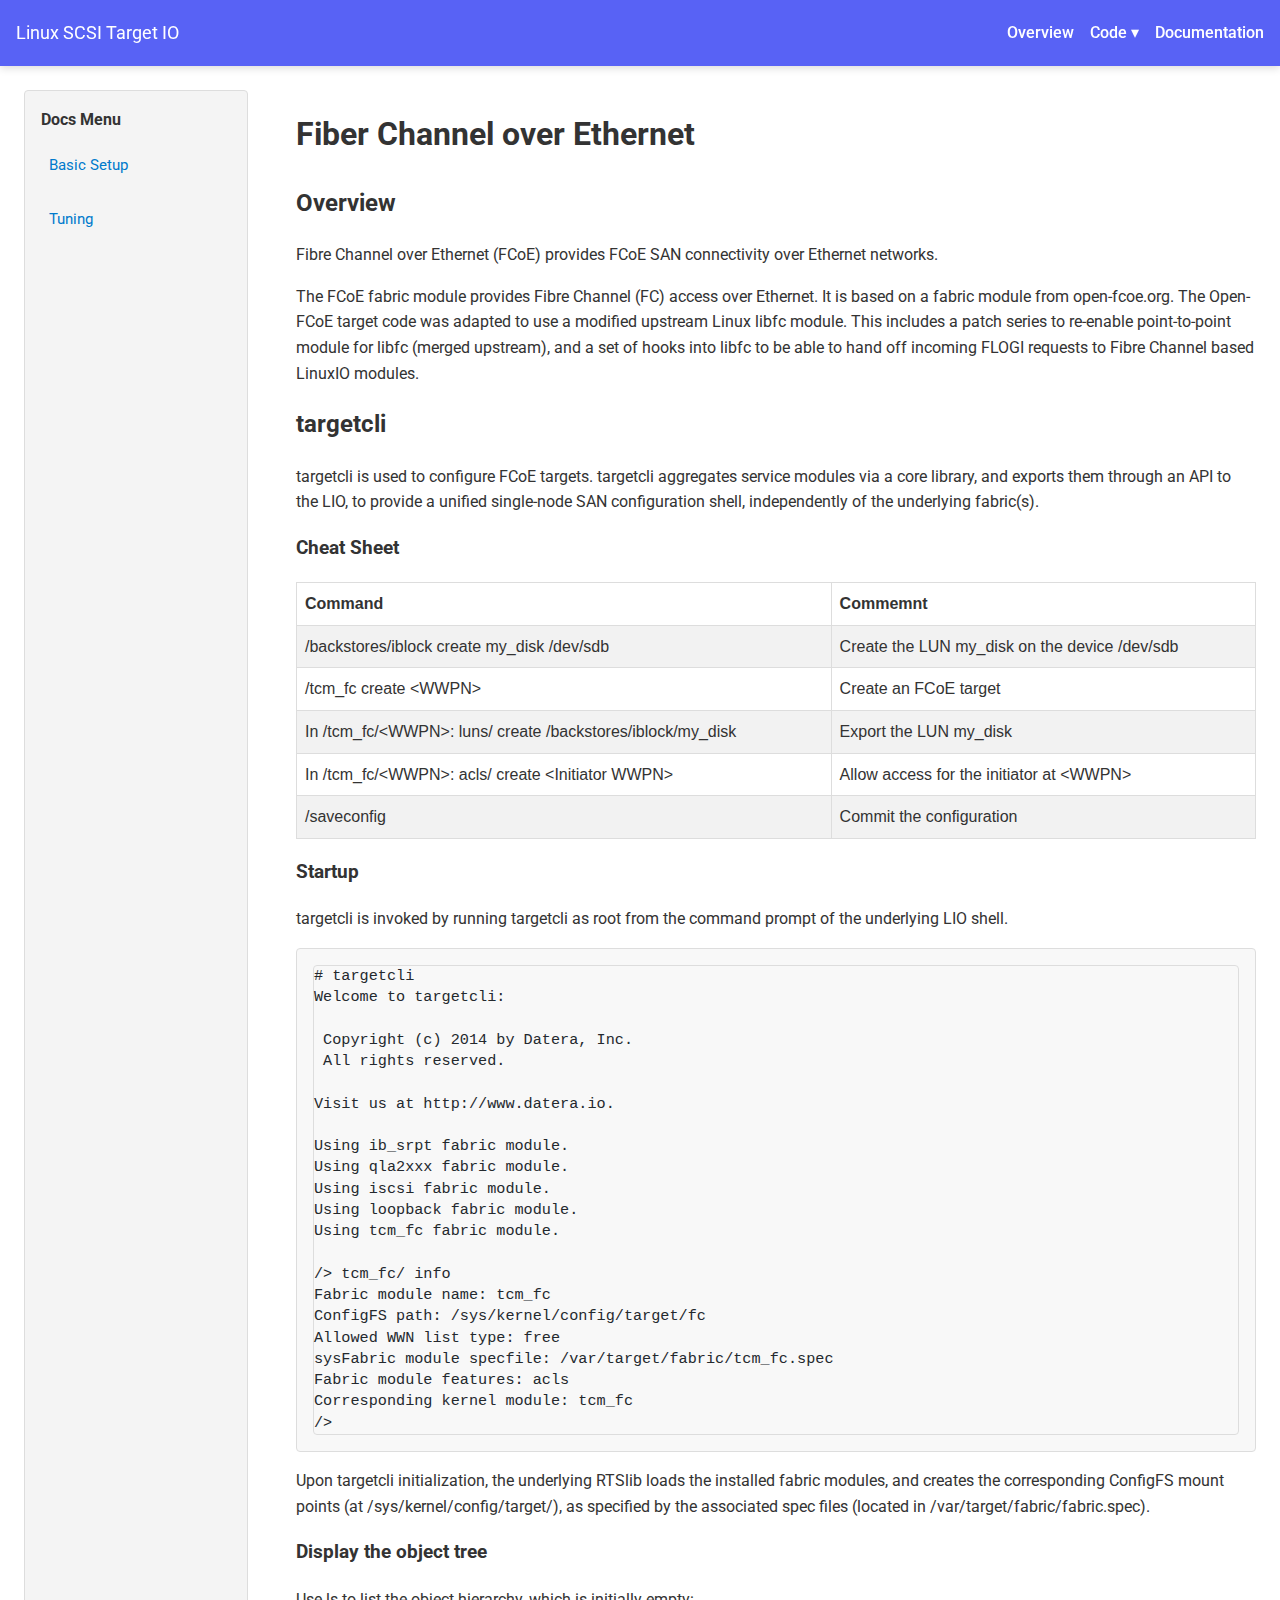
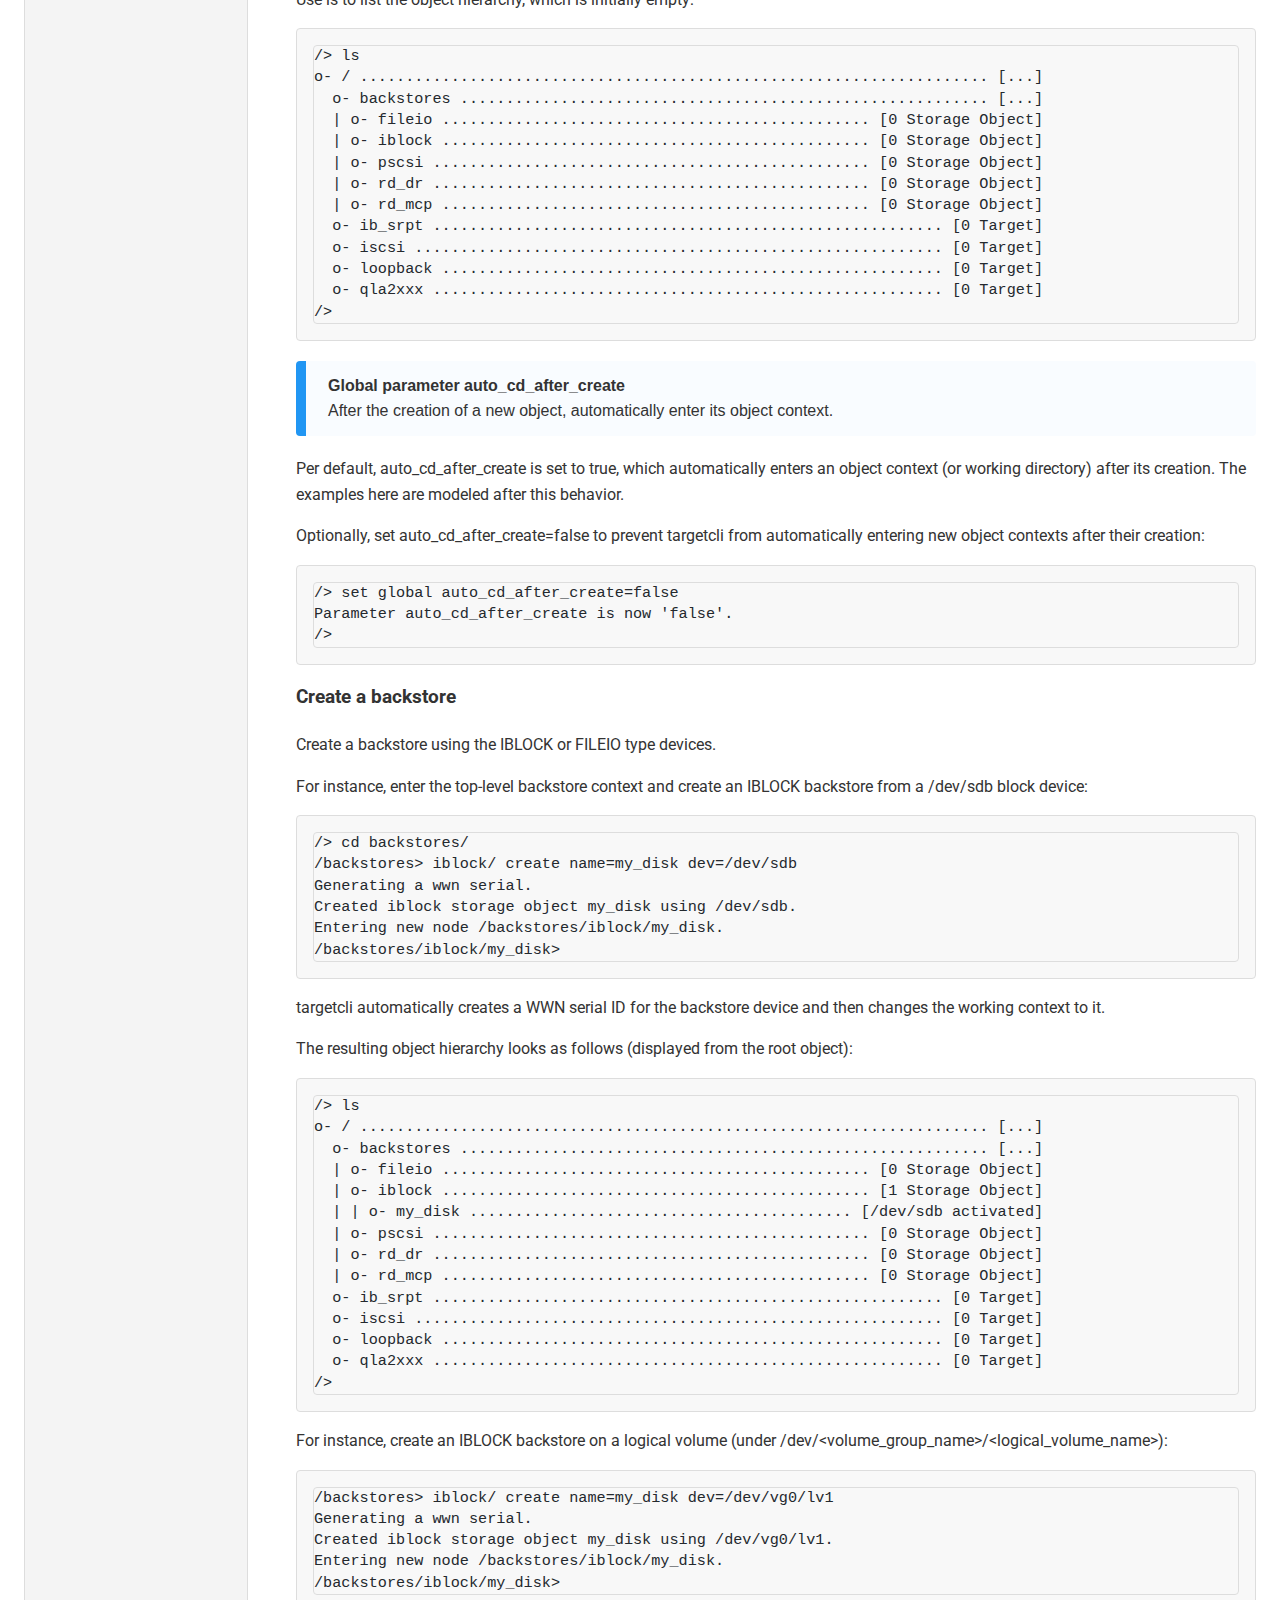
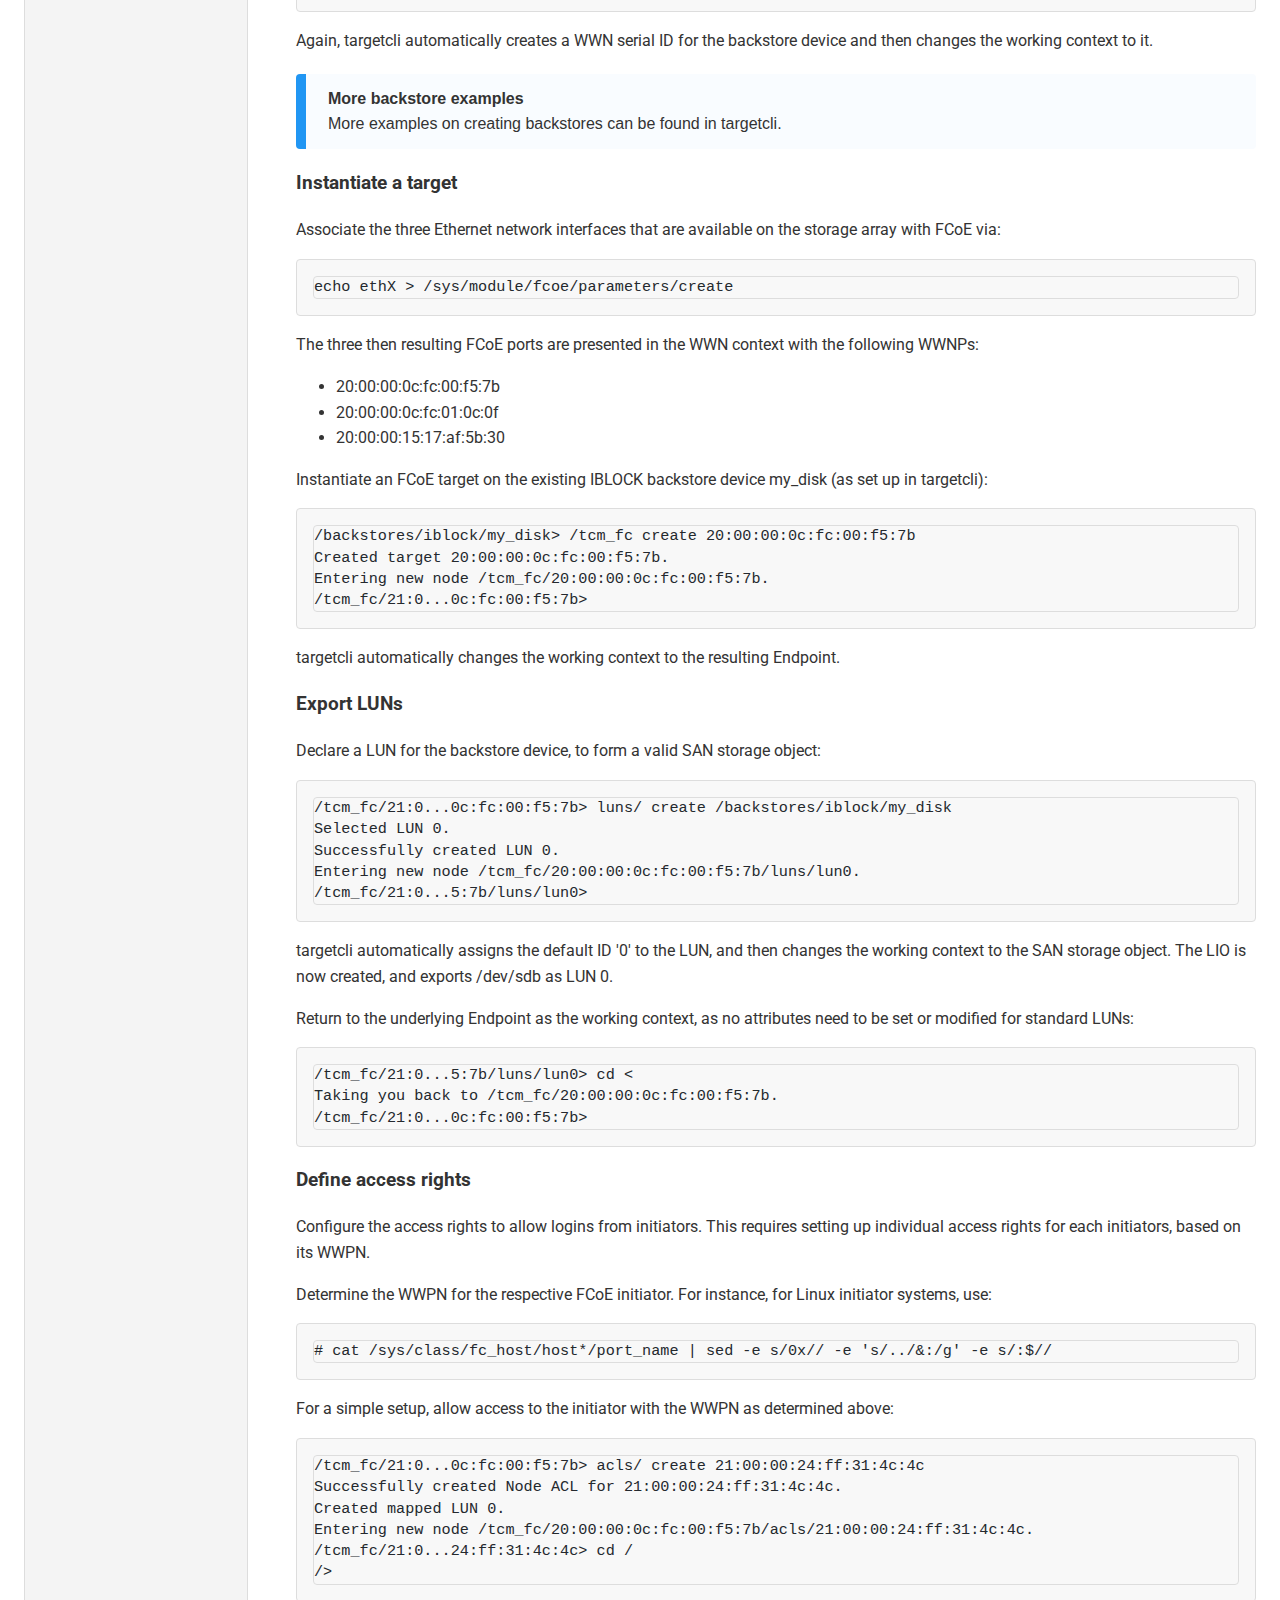
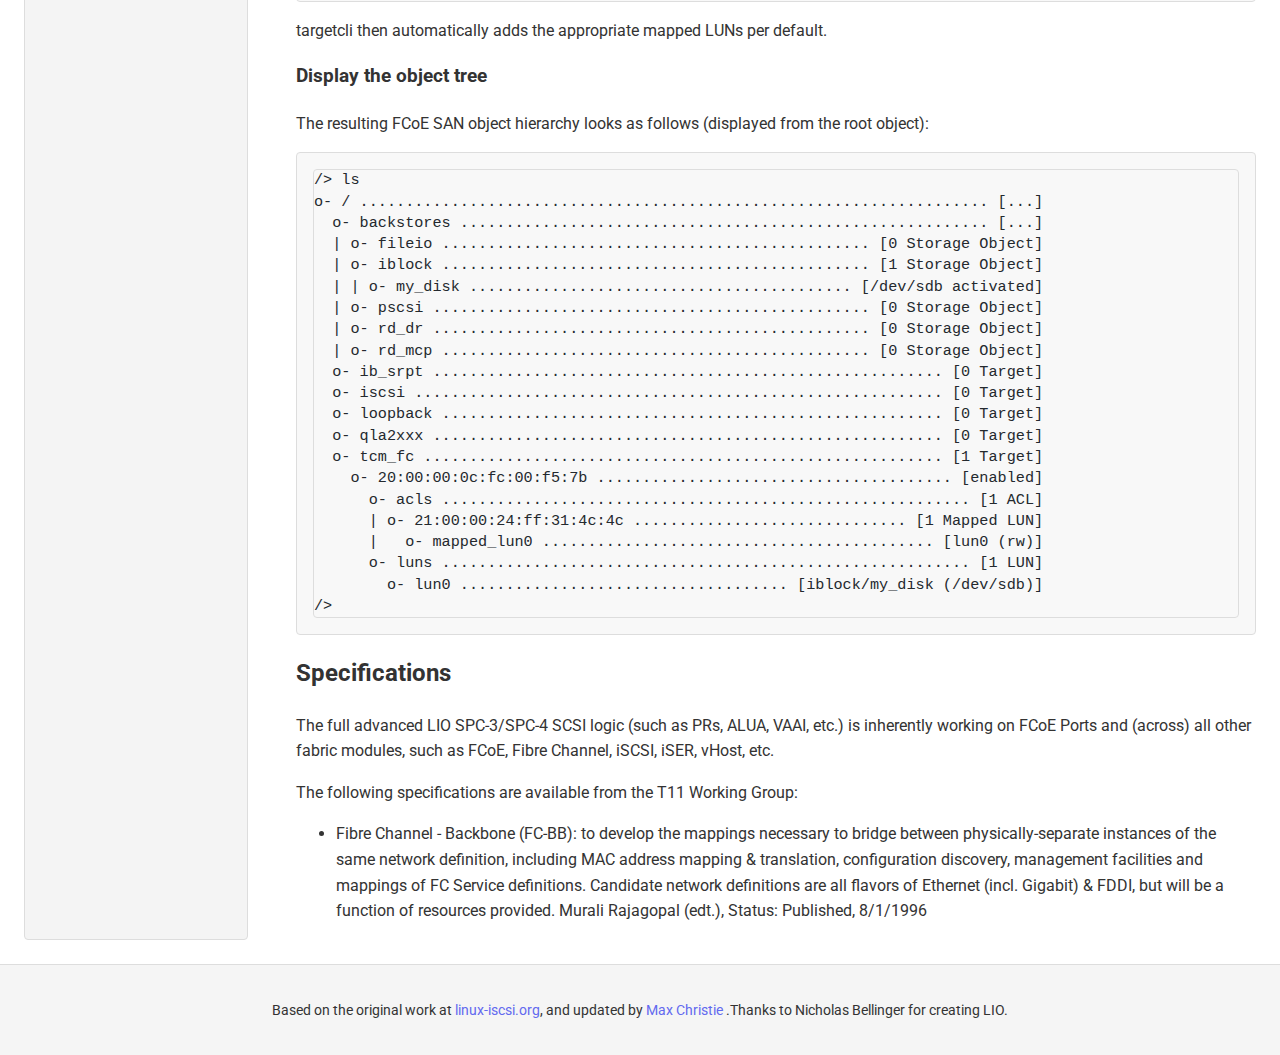
<file: basic-fcoe.html>
<!DOCTYPE html>
<html lang="en">
<head>
  <meta charset="UTF-8">
  <title>Linux-IO Documentation</title>
  <link href="https://fonts.googleapis.com/css2?family=Roboto&display=swap" rel="stylesheet">
  <link rel="stylesheet" href="css/style.css">
</head>
<body>
  <header>
    <div class="logo">
      <a href="index.html">Linux SCSI Target IO</a>
    </div>
    <nav>
    <ul>
      <li><a href="#overview">Overview</a></li>
        <li class="dropdown-parent">
        <a href="#" id="code-toggle">Code ▾</a>
    <ul class="dropdown">
    <li><a href="https://github.com/open-iscsi/targetcli-fb/">targetcli</a></li>
    <li><a href="https://github.com/open-iscsi/rtslib-fb/">rtslib</a></li>
        <li><a href="https://github.com/open-iscsi/tcmu-runner">tcmu-runner</a></li>

    </ul>
</li>

      <li><a href="docs.html">Documentation</a></li>
    </ul>
  </nav>
  </header>

  <main>
    <aside class="sidebar">
      <h2>Docs Menu</h2>
      <ul>
        <li>
          <a href="#" class="dropdown-toggle" data-target="basic-dropdown">Basic Setup</a>
          <ul class="sidebar-dropdown" id="basic-dropdown">
            <li><a href="basic-iscsi.html">iSCSI</a></li>
            <li><a href="basic-vhost.html">vhost-scsi</a></li>
            <li><a href="basic-fcoe.html">FCoE</a></li>
            <li><a href="basic-fibre.html">Fibre Channel</a></li>
            <li><a href="basic-ibm-vscsi.html">IBM vSCSi (System P)</a></li>
            <li><a href="basic-iser.html">ISER (InfiniBand)</a></li>
            <li><a href="basic-loopback.html">Loopback</a></li>
            <li><a href="basic-srp.html">SRP (Infiniband)</a></li>
          </ul>
        </li>
        <li>
          <a href="#" class="dropdown-toggle" data-target="tuning-dropdown">Tuning</a>
          <ul class="sidebar-dropdown" id="tuning-dropdown">
            <li><a href="tuning-vhost.html">vhost-scsi</a></li>
          </ul>
        </li>
      </ul>
    </aside>
<section class="content">
  <h1>Fiber Channel over Ethernet</h1>
    <h2>Overview</h2>
    <p>Fibre Channel over Ethernet (FCoE) provides FCoE SAN connectivity over Ethernet networks.
</p>
<p>The FCoE fabric module provides Fibre Channel (FC) access over Ethernet. It is based on a fabric module from open-fcoe.org. The Open-FCoE target code was adapted to use a modified upstream Linux libfc module. This includes a patch series to re-enable point-to-point module for libfc (merged upstream), and a set of hooks into libfc to be able to hand off incoming FLOGI requests to Fibre Channel based LinuxIO modules.

</p>
<h2>targetcli</h2>
<p>targetcli is used to configure FCoE targets. targetcli aggregates service modules via a core library, and exports them through an API to the LIO, to provide a unified single-node SAN configuration shell, independently of the underlying fabric(s).

</p>
<h3>Cheat Sheet</h3>
<table>
  <tr>
    <th>Command</th>
    <th>Commemnt</th>
  </tr>
  <tr>
    <td>/backstores/iblock create my_disk /dev/sdb	</td>
    <td>Create the LUN my_disk on the device /dev/sdb</td>
  </tr>
  <tr>
    <td>/tcm_fc create &lt;WWPN&gt;	</td>
    <td>Create an FCoE target</td>
  </tr>
  <tr>
    <td>In /tcm_fc/&lt;WWPN&gt;:
luns/ create /backstores/iblock/my_disk</td>
    <td>Export the LUN my_disk</td>
  </tr>
  <tr>
    <td>In /tcm_fc/&lt;WWPN&gt;:
acls/ create &lt;Initiator WWPN&gt;</td>
<td>Allow access for the initiator at &lt;WWPN&gt;
</td>
  </tr>
  <tr>
    <td>/saveconfig	</td>
<td>Commit the configuration</td>

</table>
<h3>Startup</h3>
<p>targetcli is invoked by running targetcli as root from the command prompt of the underlying LIO shell.

</p>
<pre><code># targetcli
Welcome to targetcli:

 Copyright (c) 2014 by Datera, Inc.
 All rights reserved.

Visit us at http://www.datera.io.

Using ib_srpt fabric module.
Using qla2xxx fabric module.
Using iscsi fabric module.
Using loopback fabric module.
Using tcm_fc fabric module.

/> tcm_fc/ info 
Fabric module name: tcm_fc
ConfigFS path: /sys/kernel/config/target/fc
Allowed WWN list type: free
sysFabric module specfile: /var/target/fabric/tcm_fc.spec
Fabric module features: acls
Corresponding kernel module: tcm_fc
/></code></pre>
<p>Upon targetcli initialization, the underlying RTSlib loads the installed fabric modules, and creates the corresponding ConfigFS mount points (at /sys/kernel/config/target/<fabric>), as specified by the associated spec files (located in /var/target/fabric/fabric.spec).

</p>
<h3>Display the object tree
</h3>
<p>Use ls to list the object hierarchy, which is initially empty:

</p>
<pre><code>/> ls
o- / ..................................................................... [...]
  o- backstores .......................................................... [...]
  | o- fileio ............................................... [0 Storage Object]
  | o- iblock ............................................... [0 Storage Object]
  | o- pscsi ................................................ [0 Storage Object]
  | o- rd_dr ................................................ [0 Storage Object]
  | o- rd_mcp ............................................... [0 Storage Object]
  o- ib_srpt ........................................................ [0 Target]
  o- iscsi .......................................................... [0 Target]
  o- loopback ....................................................... [0 Target]
  o- qla2xxx ........................................................ [0 Target]
/>
</code></pre>
<div class="info-box">
  <span class="info-icon"></span>
  <div class="info-text">
    <strong>Global parameter auto_cd_after_create</strong><br>
    After the creation of a new object, automatically enter its object context.



  </div>
</div>

<p>Per default, auto_cd_after_create is set to true, which automatically enters an object context (or working directory) after its creation. The examples here are modeled after this behavior.

</p>
<p>Optionally, set auto_cd_after_create=false to prevent targetcli from automatically entering new object contexts after their creation:

</p>
<pre><code>/> set global auto_cd_after_create=false
Parameter auto_cd_after_create is now 'false'.
/></code></pre>
<h3>Create a backstore
</h3>
<p>Create a backstore using the IBLOCK or FILEIO type devices.

</p>
<p>For instance, enter the top-level backstore context and create an IBLOCK backstore from a /dev/sdb block device:

</p>
<pre><code>/> cd backstores/
/backstores> iblock/ create name=my_disk dev=/dev/sdb
Generating a wwn serial.
Created iblock storage object my_disk using /dev/sdb.
Entering new node /backstores/iblock/my_disk.
/backstores/iblock/my_disk></code></pre>
<p>targetcli automatically creates a WWN serial ID for the backstore device and then changes the working context to it.

</p>
<p>The resulting object hierarchy looks as follows (displayed from the root object):

</p>
<pre><code>/> ls
o- / ..................................................................... [...]
  o- backstores .......................................................... [...]
  | o- fileio ............................................... [0 Storage Object]
  | o- iblock ............................................... [1 Storage Object]
  | | o- my_disk .......................................... [/dev/sdb activated]
  | o- pscsi ................................................ [0 Storage Object]
  | o- rd_dr ................................................ [0 Storage Object]
  | o- rd_mcp ............................................... [0 Storage Object]
  o- ib_srpt ........................................................ [0 Target]
  o- iscsi .......................................................... [0 Target]
  o- loopback ....................................................... [0 Target]
  o- qla2xxx ........................................................ [0 Target]
/></code></pre>



</p>
<p>For instance, create an IBLOCK backstore on a logical volume (under /dev/&lt;volume_group_name&gt;/&lt;logical_volume_name&gt;):</p>
<pre><code>/backstores> iblock/ create name=my_disk dev=/dev/vg0/lv1
Generating a wwn serial.
Created iblock storage object my_disk using /dev/vg0/lv1.
Entering new node /backstores/iblock/my_disk.
/backstores/iblock/my_disk></code></pre>

<p>Again, targetcli automatically creates a WWN serial ID for the backstore device and then changes the working context to it.

</p>
<div class="info-box">
  <span class="info-icon"></span>
  <div class="info-text">
    <strong>More backstore examples</strong><br>
    More examples on creating backstores can be found in targetcli.
  </div>
</div>

<h3>Instantiate a target
</h3>
<p>Associate the three Ethernet network interfaces that are available on the storage array with FCoE via:

</p>
<pre><code>echo ethX > /sys/module/fcoe/parameters/create
</code></pre>
<p>The three then resulting FCoE ports are presented in the WWN context with the following WWNPs:

</p>
<ul>
  <li>20:00:00:0c:fc:00:f5:7b
</li>
<li>20:00:00:0c:fc:01:0c:0f
</li>
<li>20:00:00:15:17:af:5b:30
</li>
</ul>
<p>Instantiate an FCoE target on the existing IBLOCK backstore device my_disk (as set up in targetcli):

</p>
<pre><code>/backstores/iblock/my_disk> /tcm_fc create 20:00:00:0c:fc:00:f5:7b
Created target 20:00:00:0c:fc:00:f5:7b.
Entering new node /tcm_fc/20:00:00:0c:fc:00:f5:7b.
/tcm_fc/21:0...0c:fc:00:f5:7b></code></pre>
<p>targetcli automatically changes the working context to the resulting Endpoint.

</p>
<h3>Export LUNs
</h3>
<p>Declare a LUN for the backstore device, to form a valid SAN storage object:

</p>
<pre><code>/tcm_fc/21:0...0c:fc:00:f5:7b> luns/ create /backstores/iblock/my_disk
Selected LUN 0.
Successfully created LUN 0.
Entering new node /tcm_fc/20:00:00:0c:fc:00:f5:7b/luns/lun0.
/tcm_fc/21:0...5:7b/luns/lun0></code></pre>
<p>targetcli automatically assigns the default ID '0' to the LUN, and then changes the working context to the SAN storage object. The LIO is now created, and exports /dev/sdb as LUN 0.

</p>
<p>Return to the underlying Endpoint as the working context, as no attributes need to be set or modified for standard LUNs:

</p>
<pre><code>/tcm_fc/21:0...5:7b/luns/lun0> cd <
Taking you back to /tcm_fc/20:00:00:0c:fc:00:f5:7b.
/tcm_fc/21:0...0c:fc:00:f5:7b>
</code></pre>

<h3>Define access rights</h3>
<p>Configure the access rights to allow logins from initiators. This requires setting up individual access rights for each initiators, based on its WWPN.

</p>
<p>Determine the WWPN for the respective FCoE initiator. For instance, for Linux initiator systems, use:

</p>
<pre><code># cat /sys/class/fc_host/host*/port_name | sed -e s/0x// -e 's/../&:/g' -e s/:$//
</code></pre>
<p>For a simple setup, allow access to the initiator with the WWPN as determined above:

</p>
<pre><code>/tcm_fc/21:0...0c:fc:00:f5:7b> acls/ create 21:00:00:24:ff:31:4c:4c
Successfully created Node ACL for 21:00:00:24:ff:31:4c:4c.
Created mapped LUN 0.
Entering new node /tcm_fc/20:00:00:0c:fc:00:f5:7b/acls/21:00:00:24:ff:31:4c:4c.
/tcm_fc/21:0...24:ff:31:4c:4c> cd /
/></code></pre>
<p>targetcli then automatically adds the appropriate mapped LUNs per default.

</p>
<h3>Display the object tree
</h3>
<p>The resulting FCoE SAN object hierarchy looks as follows (displayed from the root object):

</p>
<pre><code>/> ls
o- / ..................................................................... [...]
  o- backstores .......................................................... [...]
  | o- fileio ............................................... [0 Storage Object]
  | o- iblock ............................................... [1 Storage Object]
  | | o- my_disk .......................................... [/dev/sdb activated]
  | o- pscsi ................................................ [0 Storage Object]
  | o- rd_dr ................................................ [0 Storage Object]
  | o- rd_mcp ............................................... [0 Storage Object]
  o- ib_srpt ........................................................ [0 Target]
  o- iscsi .......................................................... [0 Target]
  o- loopback ....................................................... [0 Target]
  o- qla2xxx ........................................................ [0 Target]
  o- tcm_fc ......................................................... [1 Target]
    o- 20:00:00:0c:fc:00:f5:7b ....................................... [enabled]
      o- acls .......................................................... [1 ACL]
      | o- 21:00:00:24:ff:31:4c:4c .............................. [1 Mapped LUN]
      |   o- mapped_lun0 ........................................... [lun0 (rw)]
      o- luns .......................................................... [1 LUN]
        o- lun0 .................................... [iblock/my_disk (/dev/sdb)]
/></code></pre>
<h2>Specifications</h2>
<p>The full advanced LIO SPC-3/SPC-4 SCSI logic (such as PRs, ALUA, VAAI, etc.) is inherently working on FCoE Ports and (across) all other fabric modules, such as FCoE, Fibre Channel, iSCSI, iSER, vHost, etc.

</p>
<p>The following specifications are available from the T11 Working Group:

</p>
<ul>
  <li>Fibre Channel - Backbone (FC-BB): to develop the mappings necessary to bridge between physically-separate instances of the same network definition, including MAC address mapping & translation, configuration discovery, management facilities and mappings of FC Service definitions. Candidate network definitions are all flavors of Ethernet (incl. Gigabit) & FDDI, but will be a function of resources provided. Murali Rajagopal (edt.), Status: Published, 8/1/1996
</li>
</ul>
</section>

  </main>

  <script>
    document.querySelectorAll('.dropdown-toggle').forEach(toggle => {
      toggle.addEventListener('click', function(e) {
        e.preventDefault();
        const targetId = this.getAttribute('data-target');
        const dropdown = document.getElementById(targetId);
        dropdown.classList.toggle('open');
      });
    });
    const toggle = document.getElementById('code-toggle');
  const dropdown = document.querySelector('header nav .dropdown');
  document.addEventListener('click', (e) => {
    if (toggle && toggle.contains(e.target)) {
      e.preventDefault();
      dropdown.classList.toggle('open');
    } else if (dropdown && !dropdown.contains(e.target)) {
      dropdown.classList.remove('open');
    }
  });
  </script>
  <footer>
    <p>Based on the original work at
       <a href="http://linux-iscsi.org" target="_blank" rel="noopener">linux-iscsi.org</a>, and updated by
      <a href="https://github.com/mchngc" target = "_blank">
        Max Christie
        </a>
      .Thanks to Nicholas Bellinger for creating LIO.
      </a>
    </p>
  </footer>
 
</body>
</html>
</file>
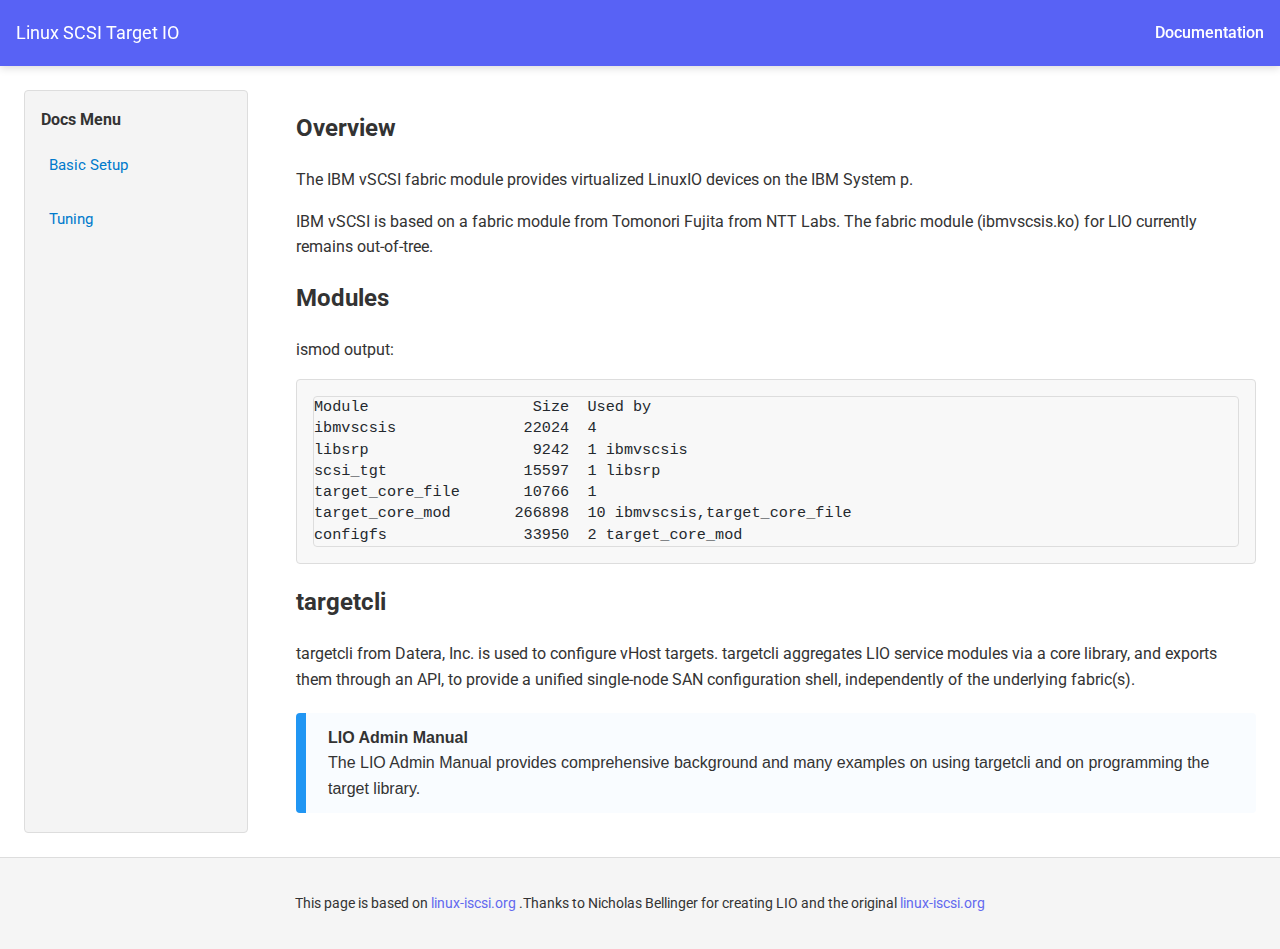
<file: basic-ibm-vsci.html>
<!DOCTYPE html>
<html lang="en">
<head>
  <meta charset="UTF-8">
  <title>Linux-IO Documentation</title>
  <link href="https://fonts.googleapis.com/css2?family=Roboto&display=swap" rel="stylesheet">
  <link rel="stylesheet" href="css/style.css">
</head>
<body>
  <header>
    <div class="logo">
      <a href="basic-ibm-vscsi.html">Linux SCSI Target IO</a>
    </div>
    <nav>
      <ul>
        <li><a href="documentation.html">Documentation</a></li>
      </ul>
    </nav>
  </header>

  <main>
    <aside class="sidebar">
      <h2>Docs Menu</h2>
      <ul>
        <li>
          <a href="#" class="dropdown-toggle" data-target="basic-dropdown">Basic Setup</a>
          <ul class="sidebar-dropdown" id="basic-dropdown">
            <li><a href="basic-iscsi.html">iSCSI</a></li>
            <li><a href="basic-vhost.html">vhost-scsi</a></li>
          </ul>
        </li>
        <li>
          <a href="#" class="dropdown-toggle" data-target="tuning-dropdown">Tuning</a>
          <ul class="sidebar-dropdown" id="tuning-dropdown">
            <li><a href="tuning-iscsi.html">iSCSI</a></li>
            <li><a href="tuning-vhost.html">vhost-scsi</a></li>
          </ul>
        </li>
      </ul>
    </aside>
<section class="content">
    <h2>Overview</h2>
    <p>The IBM vSCSI fabric module provides virtualized LinuxIO devices on the IBM System p.

    </p>
    <p>IBM vSCSI is based on a fabric module from Tomonori Fujita from NTT Labs. The fabric module (ibmvscsis.ko) for LIO currently remains out-of-tree.

</p>

<h2>Modules</h2>
<p>ismod output:</p>
<pre><code>Module                  Size  Used by
ibmvscsis              22024  4 
libsrp                  9242  1 ibmvscsis
scsi_tgt               15597  1 libsrp
target_core_file       10766  1 
target_core_mod       266898  10 ibmvscsis,target_core_file
configfs               33950  2 target_core_mod</code></pre>
<h2>targetcli</h2>
<p>targetcli from Datera, Inc. is used to configure vHost targets. targetcli aggregates LIO service modules via a core library, and exports them through an API, to provide a unified single-node SAN configuration shell, independently of the underlying fabric(s).

</p>
<div class="info-box">
  <span class="info-icon"></span>
  <div class="info-text">
    <strong>LIO Admin Manual</strong><br>
    The LIO Admin Manual provides comprehensive background and many examples on using targetcli and on programming the target library.

  </div>
</div>

</section>

  </main>

  <script>
    document.querySelectorAll('.dropdown-toggle').forEach(toggle => {
      toggle.addEventListener('click', function(e) {
        e.preventDefault();
        const targetId = this.getAttribute('data-target');
        const dropdown = document.getElementById(targetId);
        dropdown.classList.toggle('open');
      });
    });
  </script>
  <footer>
    <p>This page is based on
      <a href="linux-iscsi.org" target="_blank">
        linux-iscsi.org
      </a>
      .Thanks to Nicholas Bellinger for creating LIO and the original <a href="linux-iscsi.org" target="_blank">
        linux-iscsi.org
      </a>
    </p>
  </footer>
 
</body>
</html>
</file>
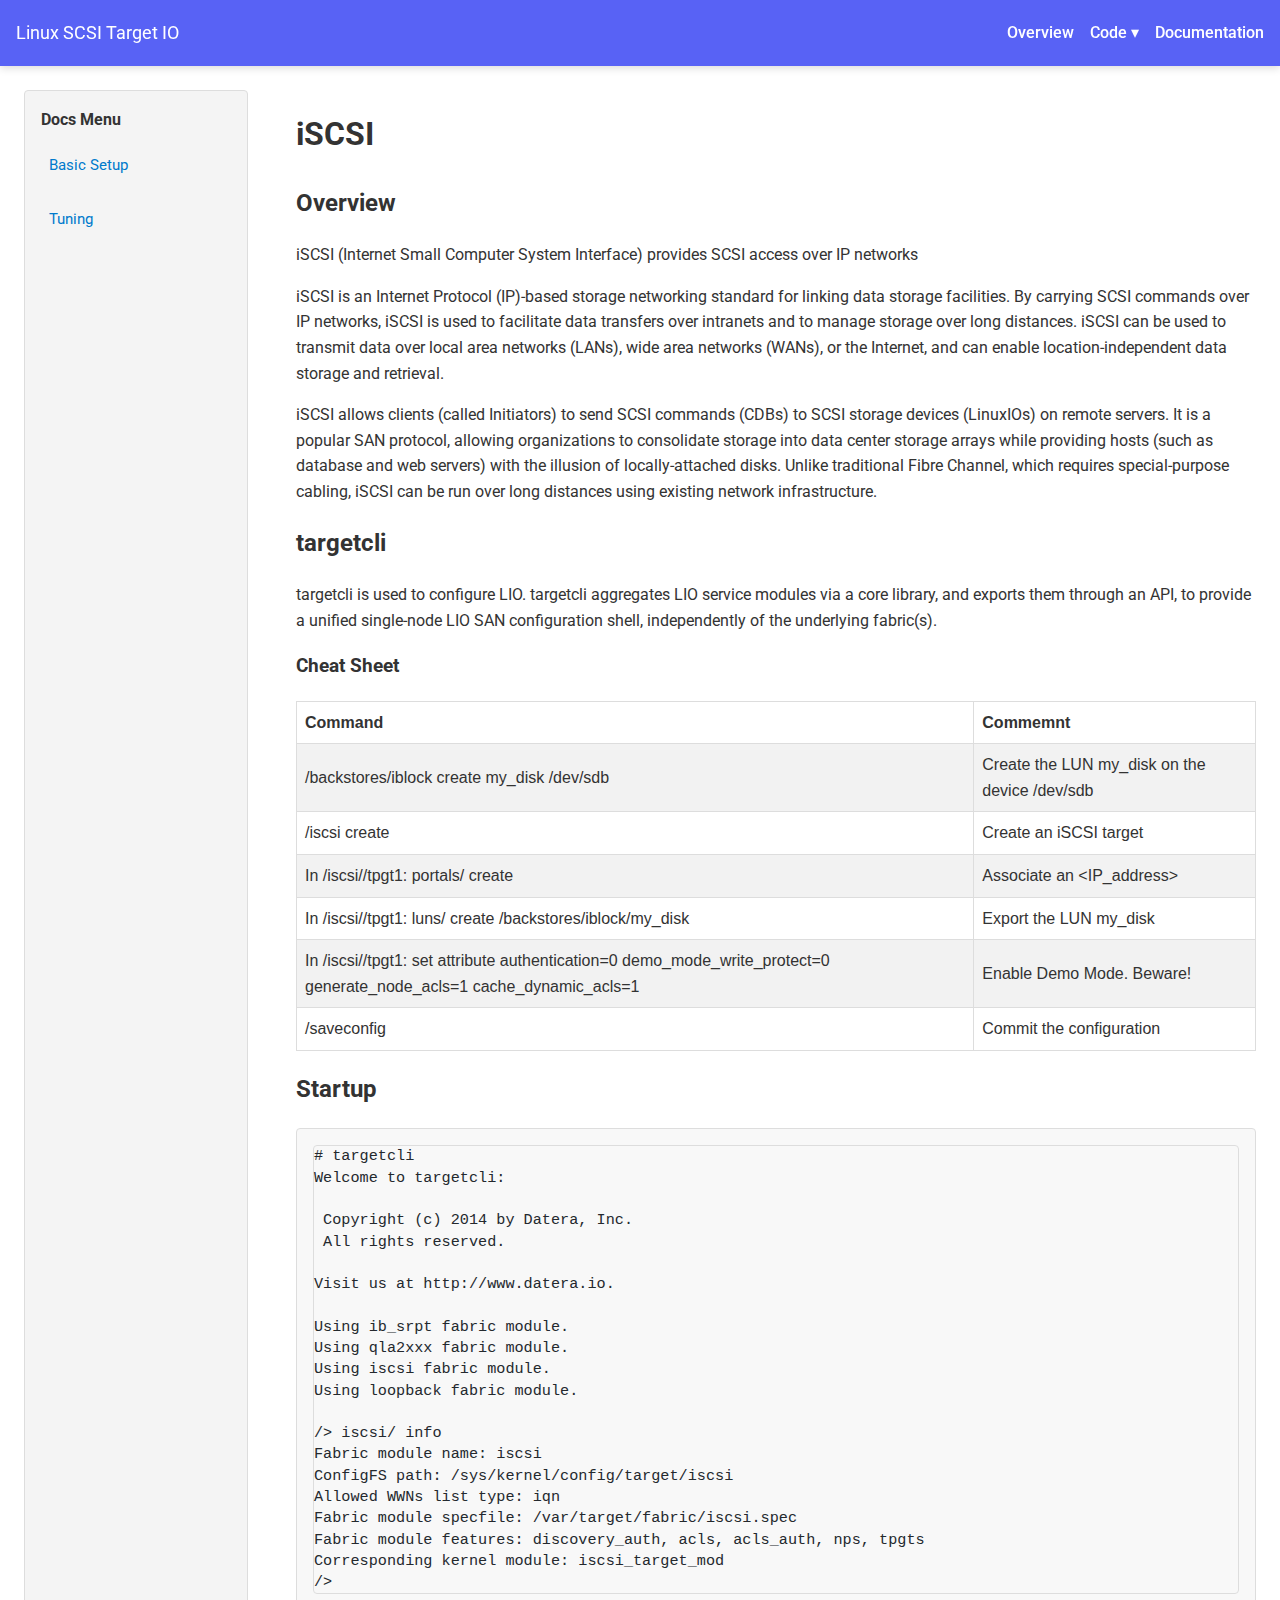
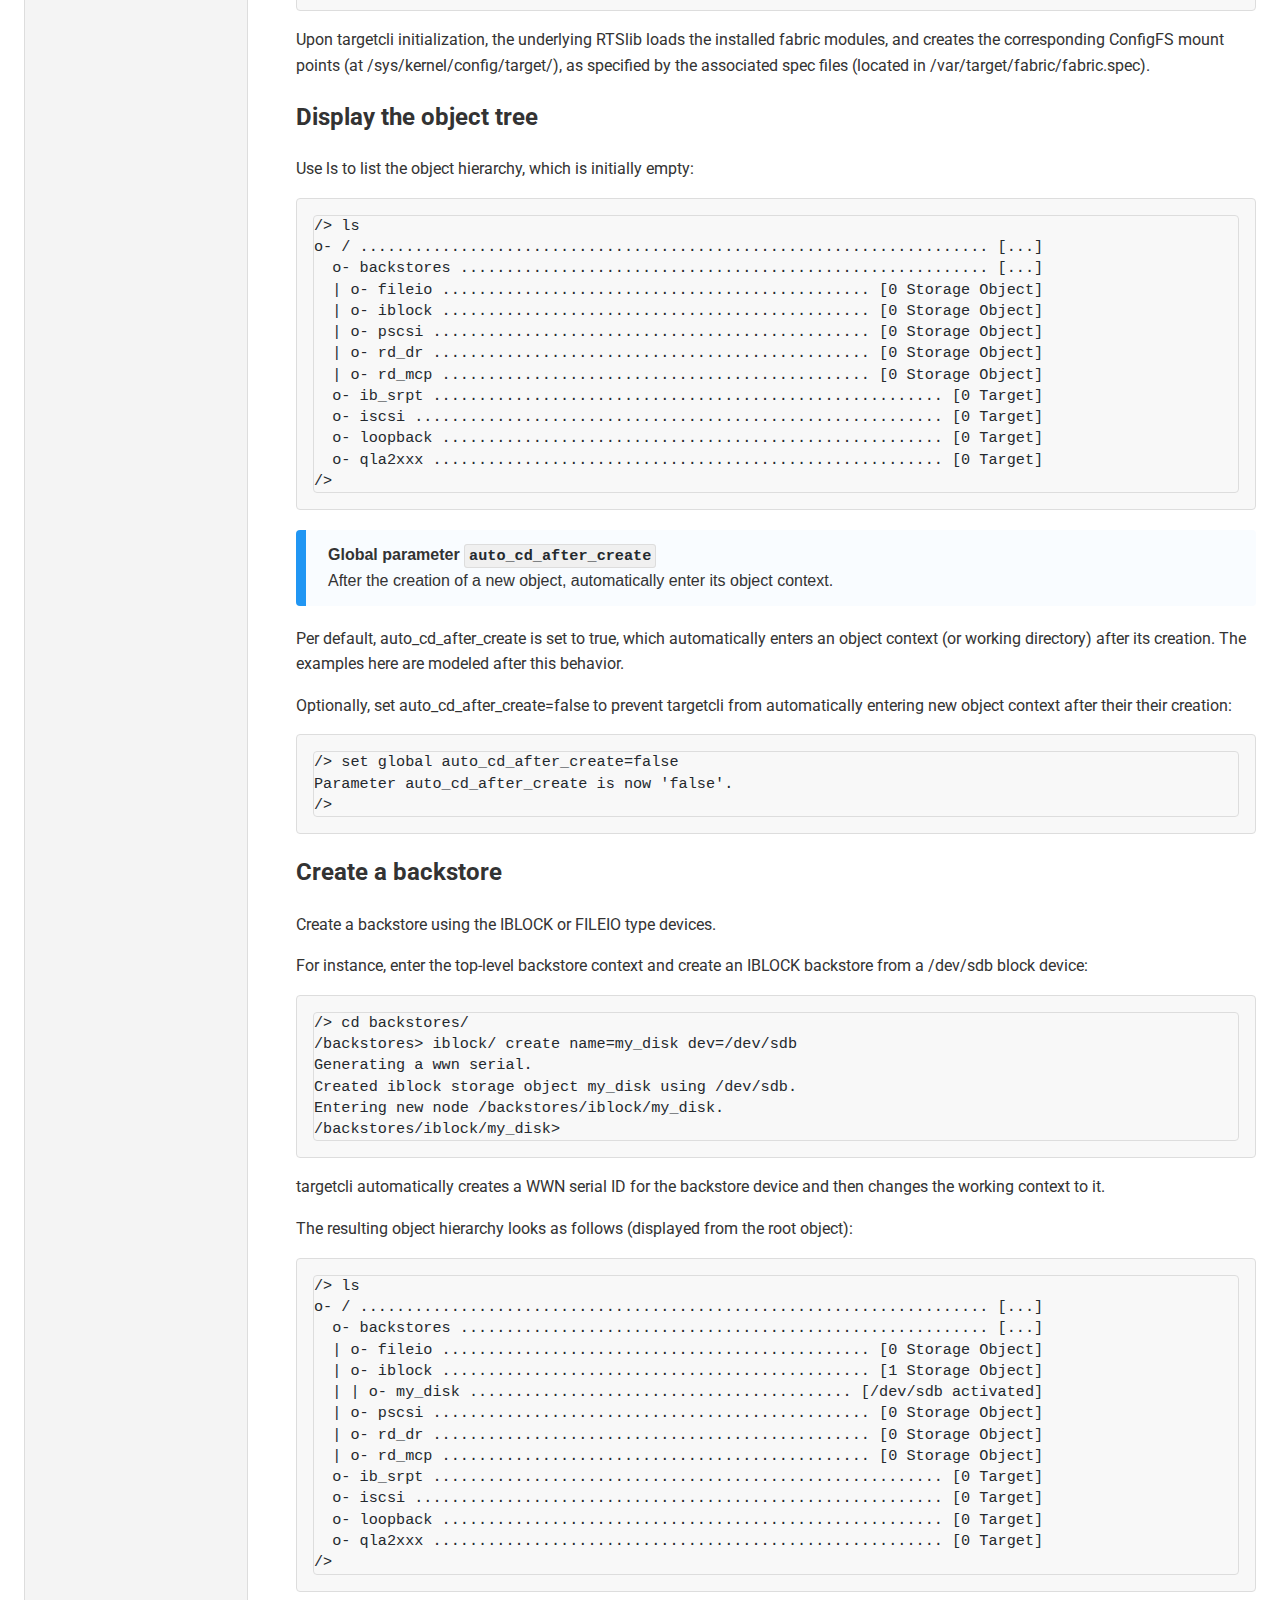
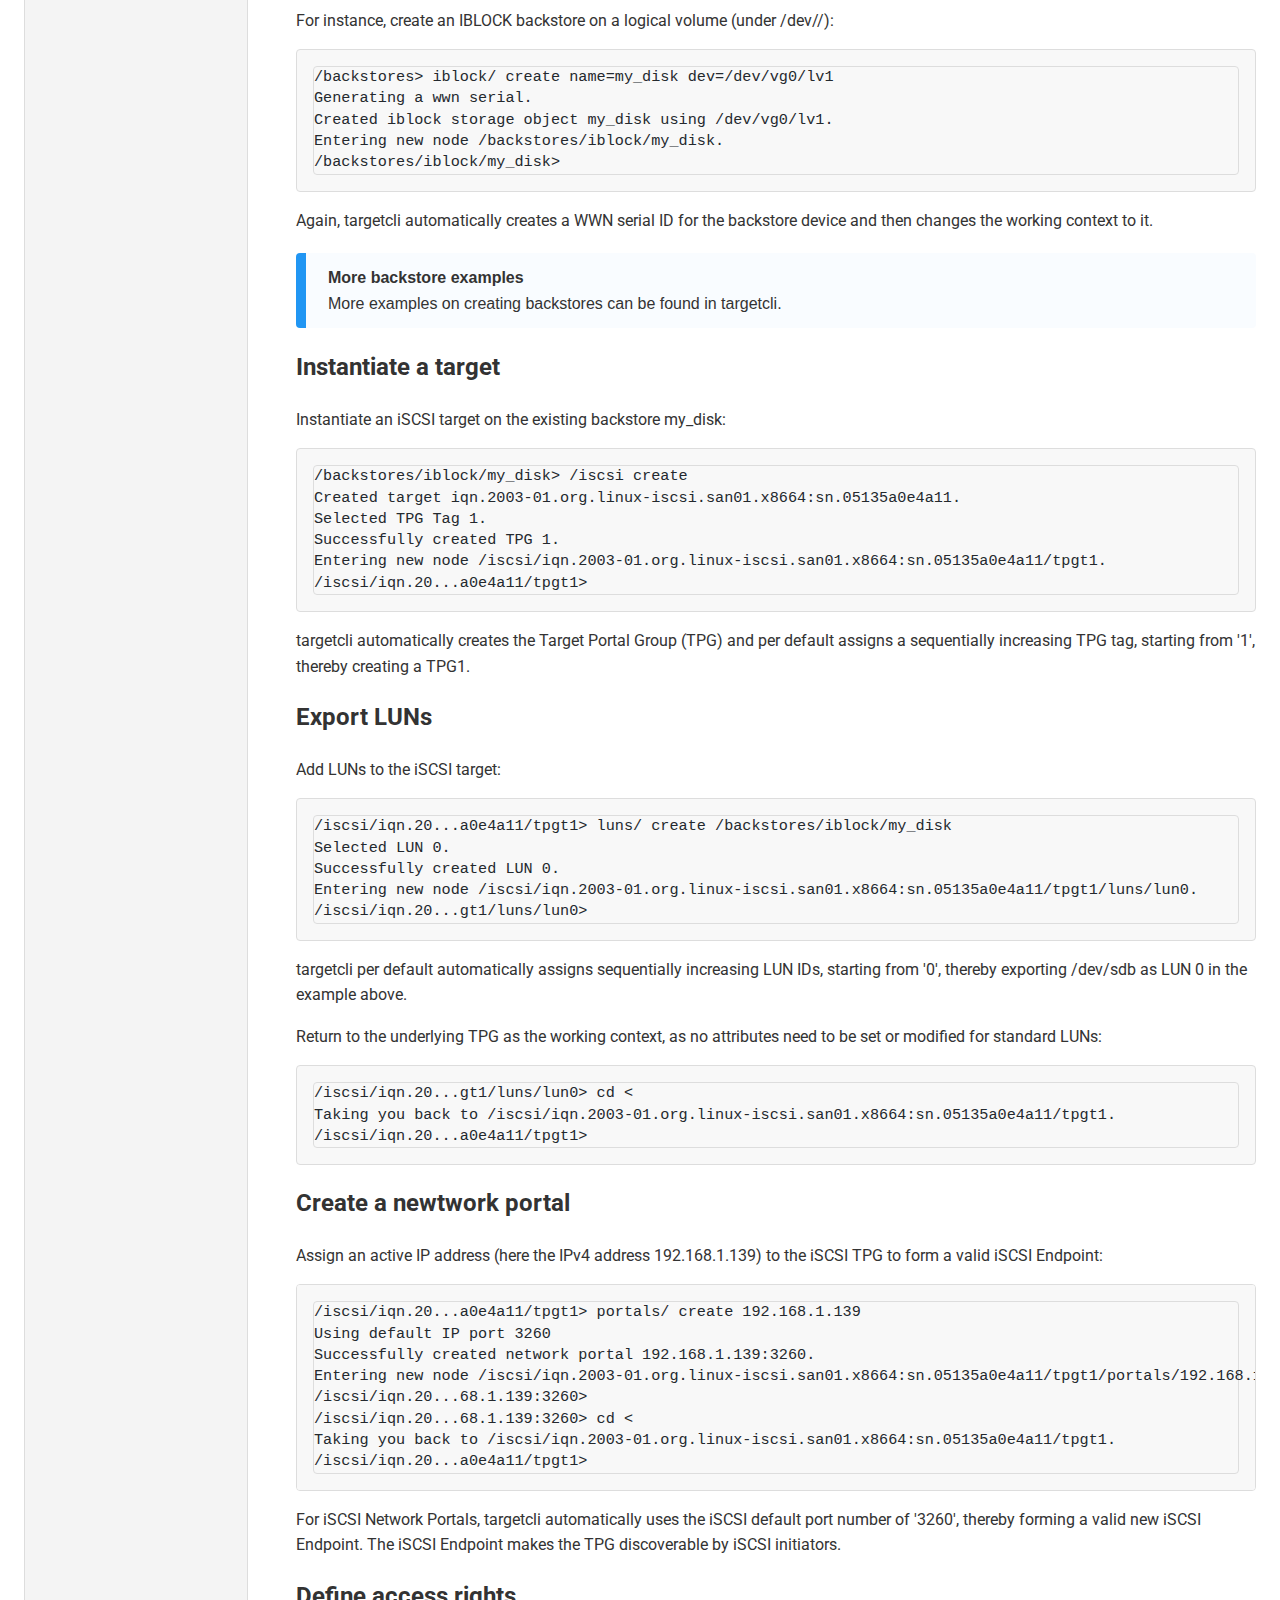
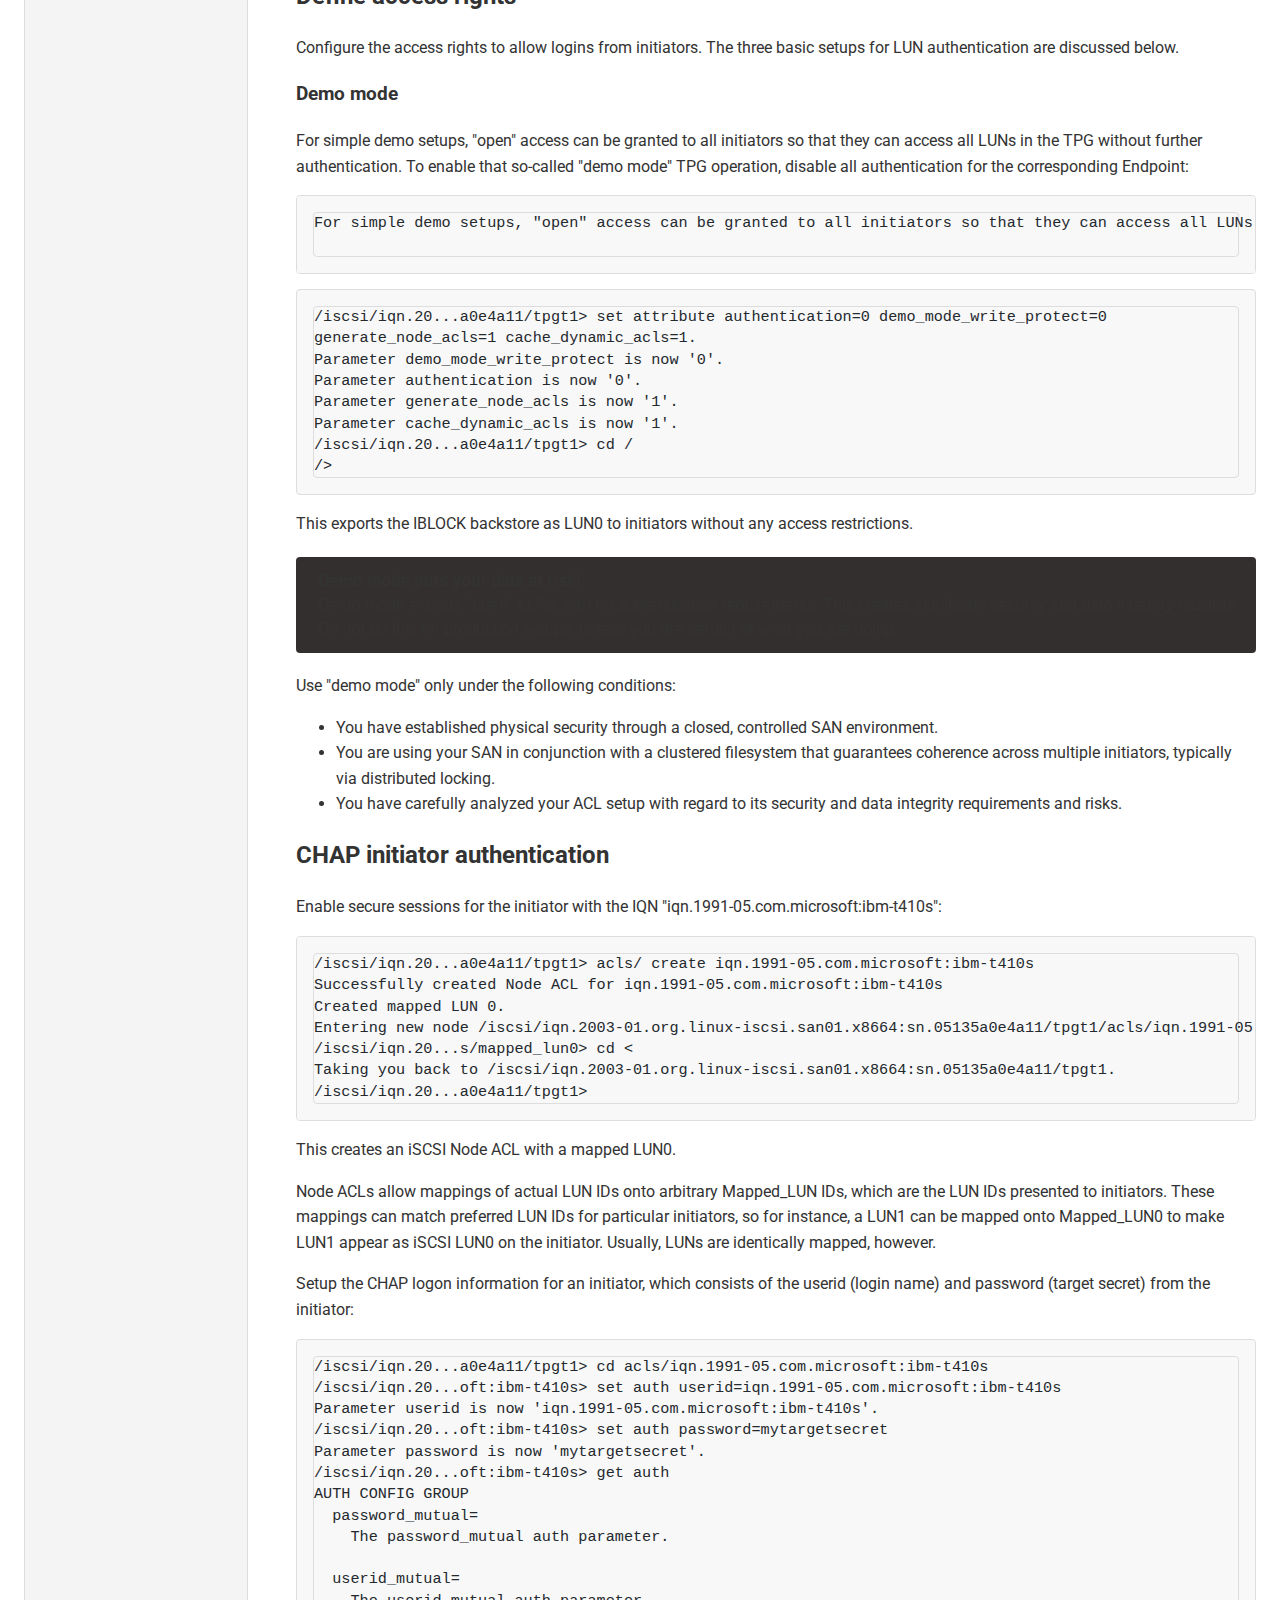
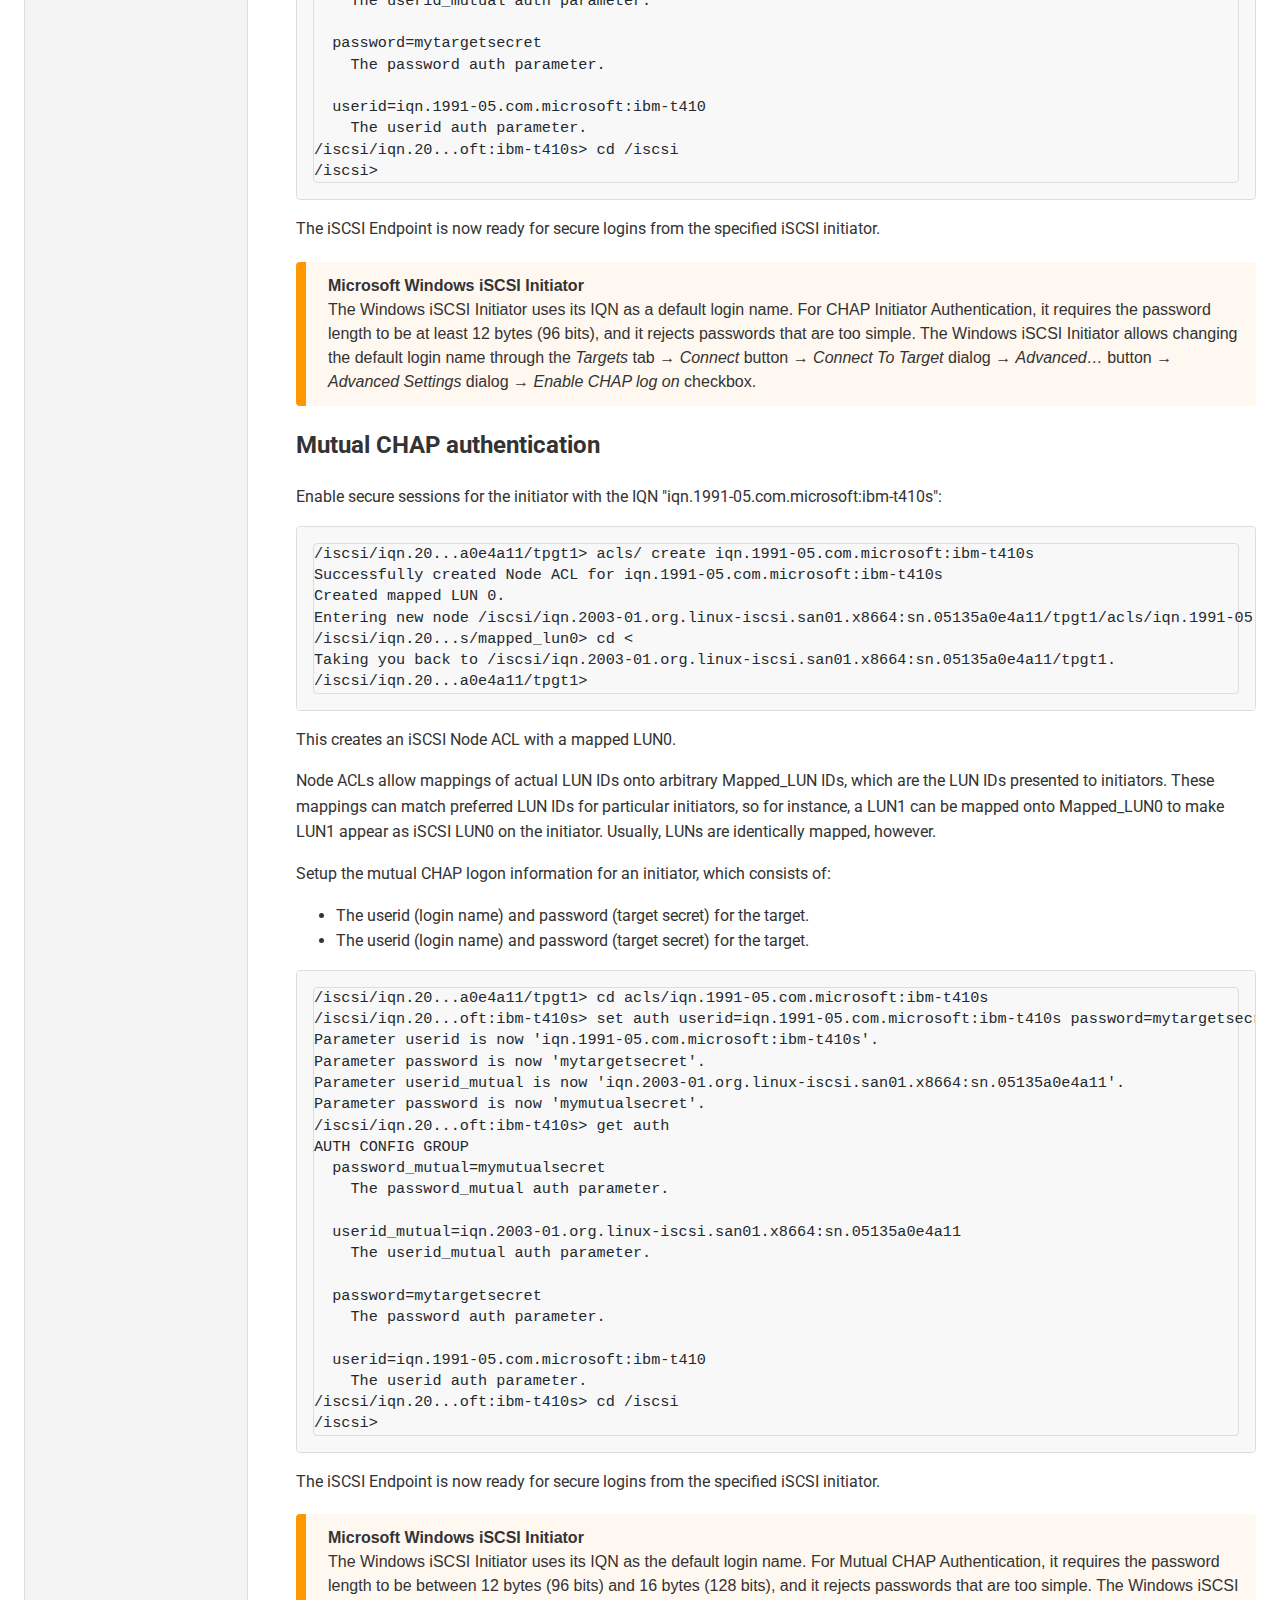
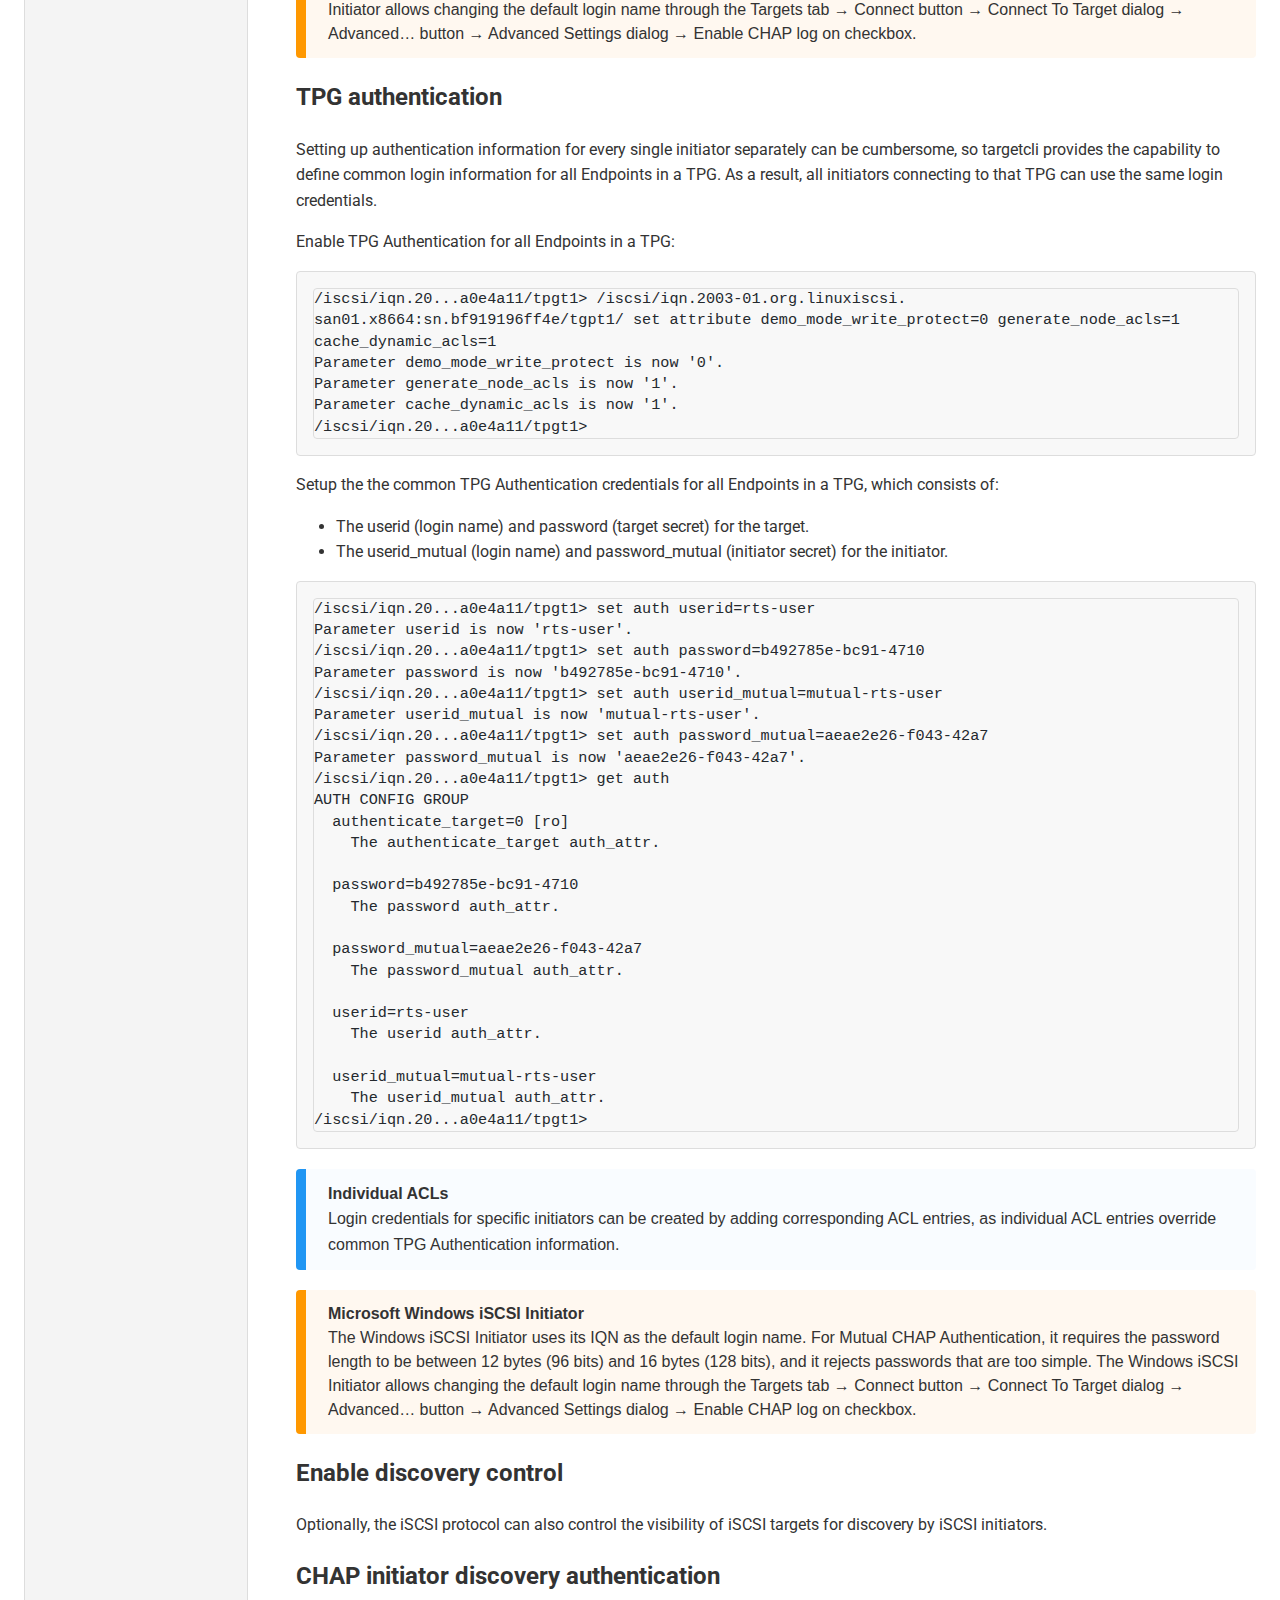
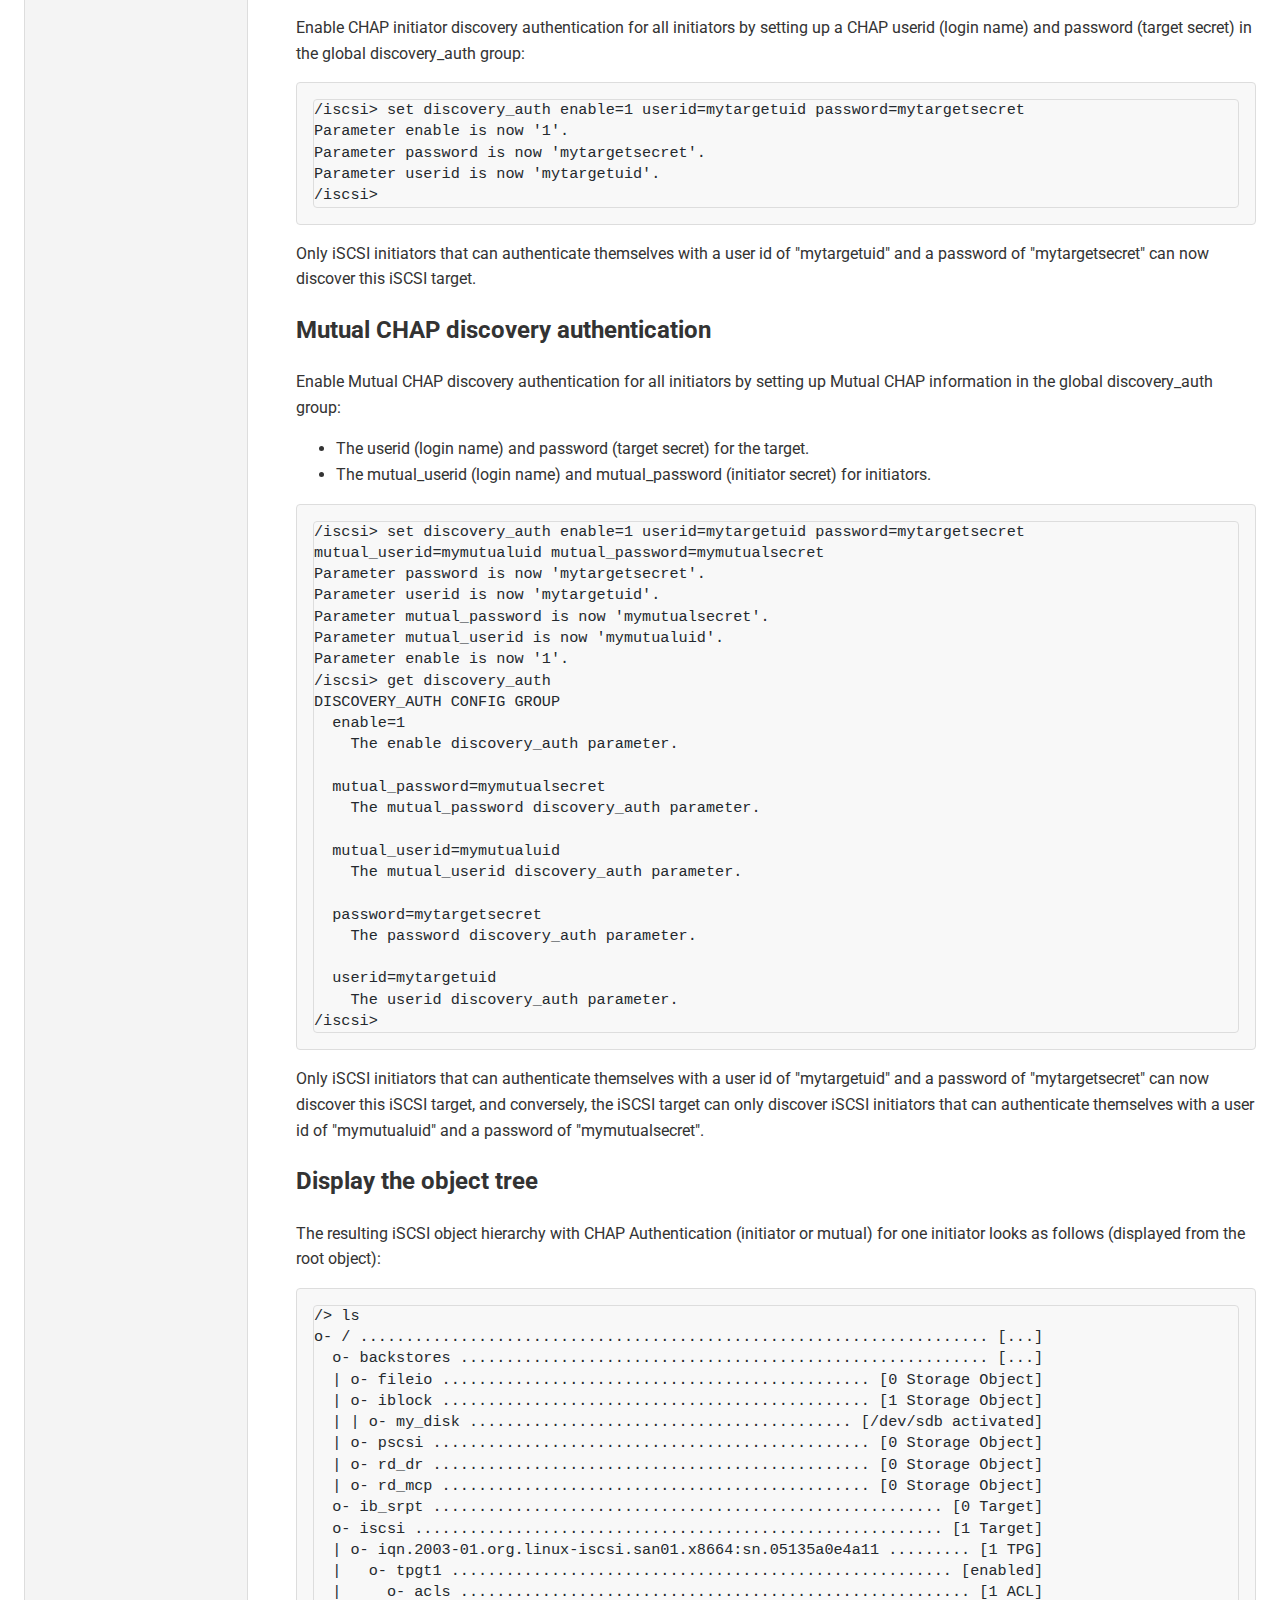
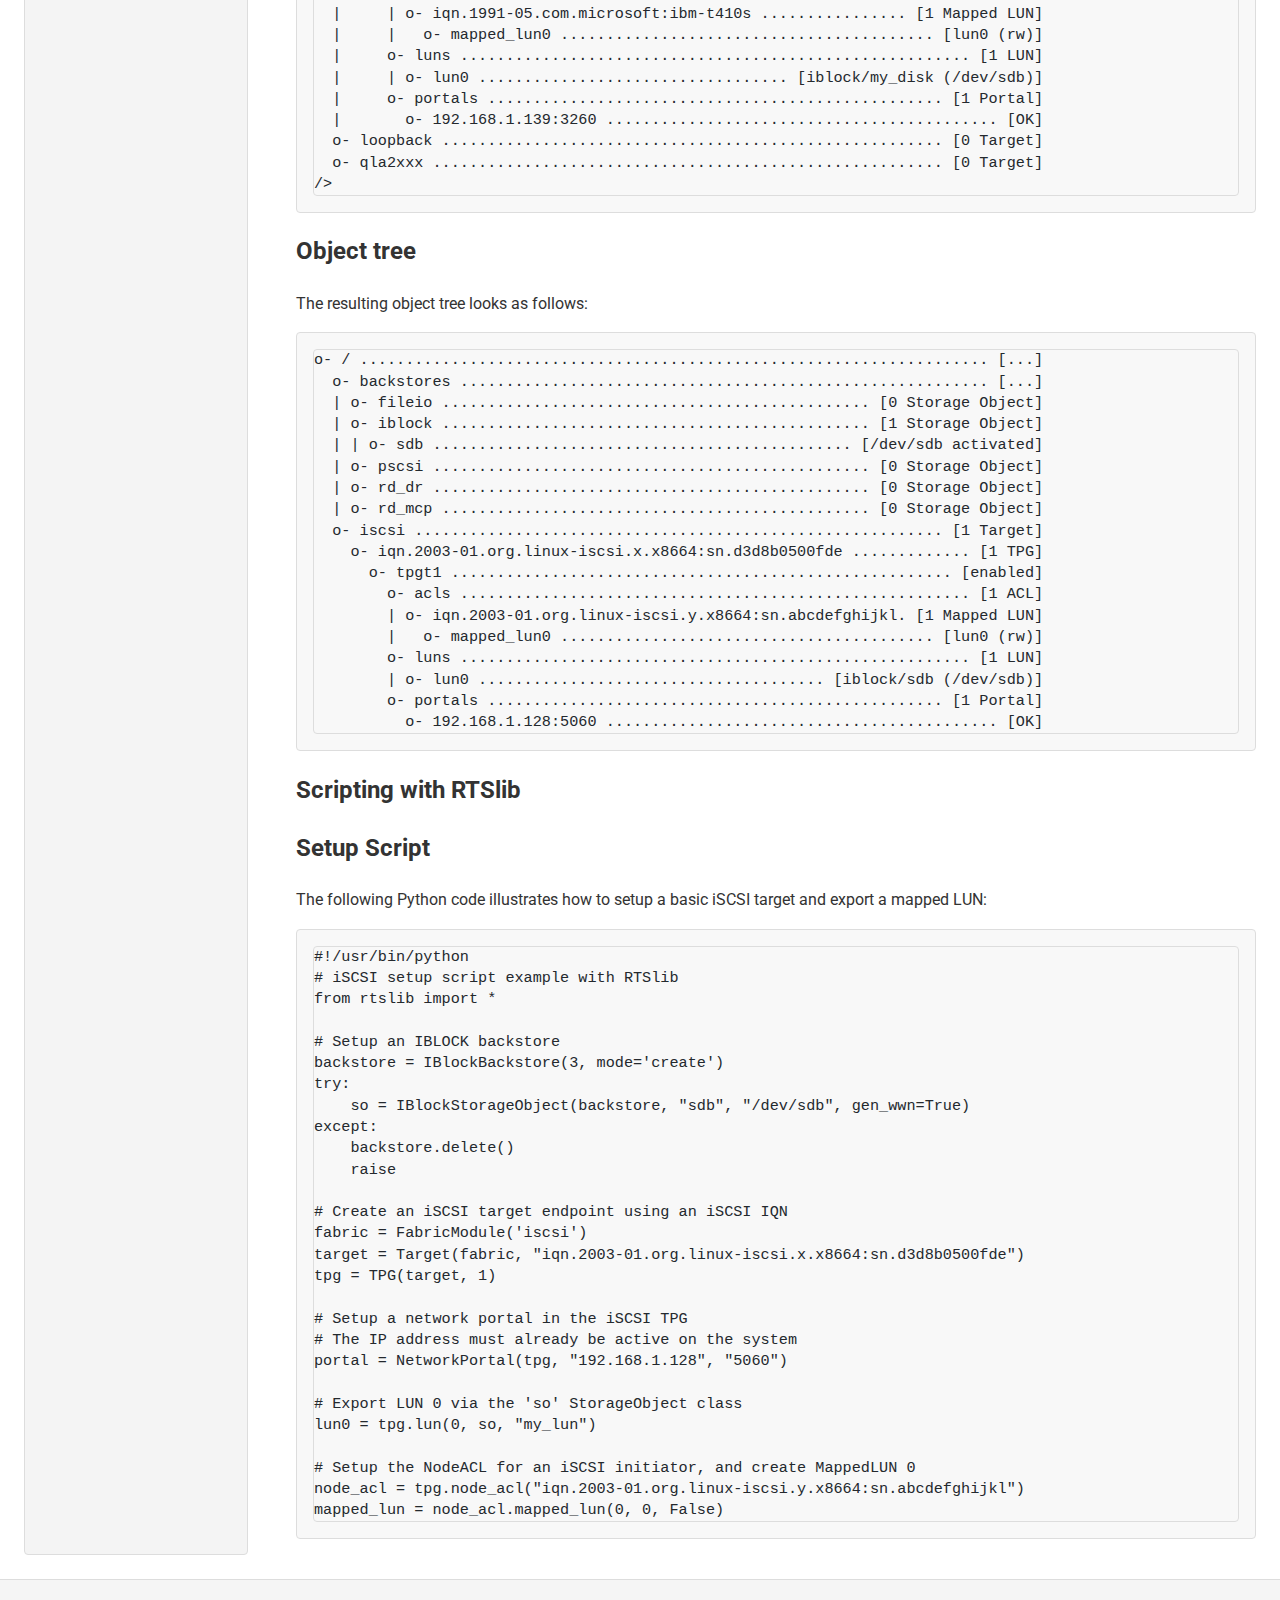
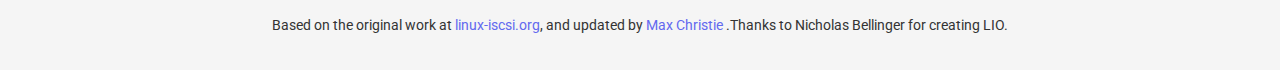
<file: basic-iscsi.html>
<!DOCTYPE html>
<html lang="en">
<head>
  <meta charset="UTF-8">
  <title>Linux-IO Documentation</title>
  <link href="https://fonts.googleapis.com/css2?family=Roboto&display=swap" rel="stylesheet">
  <link rel="stylesheet" href="css/style.css">
</head>
<body>
  <header>
    <div class="logo">
      <a href="index.html">Linux SCSI Target IO</a>
    </div>
   <nav>
    <ul>
      <li><a href="#overview">Overview</a></li>
        <li class="dropdown-parent">
        <a href="#" id="code-toggle">Code ▾</a>
    <ul class="dropdown">
    <li><a href="https://github.com/open-iscsi/targetcli-fb/">targetcli</a></li>
    <li><a href="https://github.com/open-iscsi/rtslib-fb/">rtslib</a></li>
        <li><a href="https://github.com/open-iscsi/tcmu-runner">tcmu-runner</a></li>

    </ul>
</li>

      <li><a href="docs.html">Documentation</a></li>
    </ul>
  </nav>
  </header>

  <main>
    <aside class="sidebar">
      <h2>Docs Menu</h2>
      <ul>
        <li>
          <a href="#" class="dropdown-toggle" data-target="basic-dropdown">Basic Setup</a>
          <ul class="sidebar-dropdown" id="basic-dropdown">
            <li><a href="basic-iscsi.html">iSCSI</a></li>
            <li><a href="basic-vhost.html">vhost-scsi</a></li>
            <li><a href="basic-fcoe.html">FCoE</a></li>
            <li><a href="basic-fibre.html">Fibre Channel</a></li>
            <li><a href="basic-ibm-vscsi.html">IBM vSCSi (System P)</a></li>
            <li><a href="basic-iser.html">ISER (InfiniBand)</a></li>
            <li><a href="basic-loopback.html">Loopback</a></li>
            <li><a href="basic-srp.html">SRP (Infiniband)</a></li>
          </ul>
        </li>
        <li>
          <a href="#" class="dropdown-toggle" data-target="tuning-dropdown">Tuning</a>
          <ul class="sidebar-dropdown" id="tuning-dropdown">
            <li><a href="tuning-vhost.html">vhost-scsi</a></li>
          </ul>
        </li>
      </ul>
    </aside>
<section class="content">
      <h1>iSCSI</h1>

      <h2>Overview</h2>
      <p>iSCSI (Internet Small Computer System Interface) provides SCSI access over IP networks</p>
      <p>iSCSI is an Internet Protocol (IP)-based storage networking standard for linking data storage facilities. By carrying SCSI commands over IP networks, iSCSI is used to facilitate data transfers over intranets and to manage storage over long distances. iSCSI can be used to transmit data over local area networks (LANs), wide area networks (WANs), or the Internet, and can enable location-independent data storage and retrieval.</p>
      <p>iSCSI allows clients (called Initiators) to send SCSI commands (CDBs) to SCSI storage devices (LinuxIOs) on remote servers. It is a popular SAN protocol, allowing organizations to consolidate storage into data center storage arrays while providing hosts (such as database and web servers) with the illusion of locally-attached disks. Unlike traditional Fibre Channel, which requires special-purpose cabling, iSCSI can be run over long distances using existing network infrastructure.</p>
      
      

<h2>targetcli</h2>
<p>targetcli is used to configure LIO. targetcli aggregates LIO service modules via a core library, and exports them through an API, to provide a unified single-node LIO SAN configuration shell, independently of the underlying fabric(s).

</p>
<h3>Cheat Sheet</h3>
<table>
  <tr>
    <th>Command</th>
    <th>Commemnt</th>
  </tr>
  <tr>
    <td>/backstores/iblock create my_disk /dev/sdb	</td>
    <td>Create the LUN my_disk on the device /dev/sdb</td>
  </tr>
  <tr>
    <td>/iscsi create</td>
    <td>Create an iSCSI target</td>
  </tr>
  <tr>
    <td>In /iscsi/<IQN>/tpgt1:
portals/ create <IP_address></td>
    <td>Associate an &lt;IP_address&gt;
</td>
  </tr>
  <tr>
    <td>In /iscsi/<IQN>/tpgt1:
luns/ create /backstores/iblock/my_disk	</td>
<td>Export the LUN my_disk</td>
  </tr>
  <tr>
    <td>In /iscsi/<IQN>/tpgt1:
set attribute authentication=0
demo_mode_write_protect=0
generate_node_acls=1
cache_dynamic_acls=1</td>
<td>Enable Demo Mode.
Beware!</td>


  </tr>
  <td>/saveconfig	</td>
  <td>Commit the configuration
</td>


</table>
<h2>Startup</h2>
<pre><code># targetcli
Welcome to targetcli:

 Copyright (c) 2014 by Datera, Inc.
 All rights reserved.

Visit us at http://www.datera.io.

Using ib_srpt fabric module.
Using qla2xxx fabric module.
Using iscsi fabric module.
Using loopback fabric module.

/> iscsi/ info
Fabric module name: iscsi
ConfigFS path: /sys/kernel/config/target/iscsi
Allowed WWNs list type: iqn
Fabric module specfile: /var/target/fabric/iscsi.spec
Fabric module features: discovery_auth, acls, acls_auth, nps, tpgts
Corresponding kernel module: iscsi_target_mod
/></code></pre>
<p>Upon targetcli initialization, the underlying RTSlib loads the installed fabric modules, and creates the corresponding ConfigFS mount points (at /sys/kernel/config/target/<fabric>), as specified by the associated spec files (located in /var/target/fabric/fabric.spec).

</p>

<h2>Display the object tree
</h2>
<p>Use ls to list the object hierarchy, which is initially empty:

</p>
<pre><code>/> ls
o- / ..................................................................... [...]
  o- backstores .......................................................... [...]
  | o- fileio ............................................... [0 Storage Object]
  | o- iblock ............................................... [0 Storage Object]
  | o- pscsi ................................................ [0 Storage Object]
  | o- rd_dr ................................................ [0 Storage Object]
  | o- rd_mcp ............................................... [0 Storage Object]
  o- ib_srpt ........................................................ [0 Target]
  o- iscsi .......................................................... [0 Target]
  o- loopback ....................................................... [0 Target]
  o- qla2xxx ........................................................ [0 Target]
/></code></pre>
<div class="info-box">
  <span class="info-icon"></span>
  <div class="info-text">
    <strong>Global parameter <code>auto_cd_after_create</code></strong><br>
    After the creation of a new object, automatically enter its object context.
  </div>
</div>
<p>Per default, auto_cd_after_create is set to true, which automatically enters an object context (or working directory) after its creation. The examples here are modeled after this behavior.

</p>
<p>Optionally, set auto_cd_after_create=false to prevent targetcli from automatically entering new object context after their their creation:

</p>
<pre><code>/> set global auto_cd_after_create=false
Parameter auto_cd_after_create is now 'false'.
/></code></pre>

<h2>Create a backstore</h2>
<p>Create a backstore using the IBLOCK or FILEIO type devices.

</p>
<p>For instance, enter the top-level backstore context and create an IBLOCK backstore from a /dev/sdb block device:

</p>
<pre><code>/> cd backstores/
/backstores> iblock/ create name=my_disk dev=/dev/sdb
Generating a wwn serial.
Created iblock storage object my_disk using /dev/sdb.
Entering new node /backstores/iblock/my_disk.
/backstores/iblock/my_disk></code></pre>
<p>targetcli automatically creates a WWN serial ID for the backstore device and then changes the working context to it.

</p>
<p>The resulting object hierarchy looks as follows (displayed from the root object):

</p>
<pre><code>/> ls
o- / ..................................................................... [...]
  o- backstores .......................................................... [...]
  | o- fileio ............................................... [0 Storage Object]
  | o- iblock ............................................... [1 Storage Object]
  | | o- my_disk .......................................... [/dev/sdb activated]
  | o- pscsi ................................................ [0 Storage Object]
  | o- rd_dr ................................................ [0 Storage Object]
  | o- rd_mcp ............................................... [0 Storage Object]
  o- ib_srpt ........................................................ [0 Target]
  o- iscsi .......................................................... [0 Target]
  o- loopback ....................................................... [0 Target]
  o- qla2xxx ........................................................ [0 Target]
/></code></pre>

<p>For instance, create an IBLOCK backstore on a logical volume (under /dev/<volume_group_name>/<logical_volume_name>):

</p>
<pre><code>/backstores> iblock/ create name=my_disk dev=/dev/vg0/lv1
Generating a wwn serial.
Created iblock storage object my_disk using /dev/vg0/lv1.
Entering new node /backstores/iblock/my_disk.
/backstores/iblock/my_disk>
</code></pre>
<p>Again, targetcli automatically creates a WWN serial ID for the backstore device and then changes the working context to it.</p>
<div class="info-box">
  <span class="info-icon"></span>
  <div class="info-text">
    <strong>More backstore examples </strong><br>
More examples on creating backstores can be found in targetcli.
  </div>
</div>
<h2>Instantiate a target
</h2>
<p>Instantiate an iSCSI target on the existing backstore my_disk:

</p>
<pre><code>/backstores/iblock/my_disk> /iscsi create
Created target iqn.2003-01.org.linux-iscsi.san01.x8664:sn.05135a0e4a11.
Selected TPG Tag 1.
Successfully created TPG 1.
Entering new node /iscsi/iqn.2003-01.org.linux-iscsi.san01.x8664:sn.05135a0e4a11/tpgt1.
/iscsi/iqn.20...a0e4a11/tpgt1></code></pre>

<p>targetcli automatically creates the Target Portal Group (TPG) and per default assigns a sequentially increasing TPG tag, starting from '1', thereby creating a TPG1.</p>

<h2>Export LUNs
</h2>
<p>Add LUNs to the iSCSI target:

</p>
<pre><code>/iscsi/iqn.20...a0e4a11/tpgt1> luns/ create /backstores/iblock/my_disk
Selected LUN 0.
Successfully created LUN 0.
Entering new node /iscsi/iqn.2003-01.org.linux-iscsi.san01.x8664:sn.05135a0e4a11/tpgt1/luns/lun0.
/iscsi/iqn.20...gt1/luns/lun0>
</code></pre>

<p>targetcli per default automatically assigns sequentially increasing LUN IDs, starting from '0', thereby exporting /dev/sdb as LUN 0 in the example above.

</p>
<p>Return to the underlying TPG as the working context, as no attributes need to be set or modified for standard LUNs:

</p>
<pre><code>/iscsi/iqn.20...gt1/luns/lun0> cd <
Taking you back to /iscsi/iqn.2003-01.org.linux-iscsi.san01.x8664:sn.05135a0e4a11/tpgt1.
/iscsi/iqn.20...a0e4a11/tpgt1>
</code></pre>

<h2>Create a newtwork portal</h2>
<p>Assign an active IP address (here the IPv4 address 192.168.1.139) to the iSCSI TPG to form a valid iSCSI Endpoint:

</p>
<pre><code>/iscsi/iqn.20...a0e4a11/tpgt1> portals/ create 192.168.1.139
Using default IP port 3260
Successfully created network portal 192.168.1.139:3260.
Entering new node /iscsi/iqn.2003-01.org.linux-iscsi.san01.x8664:sn.05135a0e4a11/tpgt1/portals/192.168.1.139:3260.
/iscsi/iqn.20...68.1.139:3260>
/iscsi/iqn.20...68.1.139:3260> cd <
Taking you back to /iscsi/iqn.2003-01.org.linux-iscsi.san01.x8664:sn.05135a0e4a11/tpgt1.
/iscsi/iqn.20...a0e4a11/tpgt1>
</code></pre>
<p>For iSCSI Network Portals, targetcli automatically uses the iSCSI default port number of '3260', thereby forming a valid new iSCSI Endpoint. The iSCSI Endpoint makes the TPG discoverable by iSCSI initiators.

</p>

<h2>Define access rights
</h2>
<p>Configure the access rights to allow logins from initiators. The three basic setups for LUN authentication are discussed below.

</p>
<h3>Demo mode
</h3>
<p>For simple demo setups, "open" access can be granted to all initiators so that they can access all LUNs in the TPG without further authentication. To enable that so-called "demo mode" TPG operation, disable all authentication for the corresponding Endpoint:

</p>
<pre><code>For simple demo setups, "open" access can be granted to all initiators so that they can access all LUNs in the TPG without further authentication. To enable that so-called "demo mode" TPG operation, disable all authentication for the corresponding Endpoint:

</code></pre>
<pre><code>/iscsi/iqn.20...a0e4a11/tpgt1> set attribute authentication=0 demo_mode_write_protect=0
generate_node_acls=1 cache_dynamic_acls=1.
Parameter demo_mode_write_protect is now '0'.
Parameter authentication is now '0'.
Parameter generate_node_acls is now '1'.
Parameter cache_dynamic_acls is now '1'.
/iscsi/iqn.20...a0e4a11/tpgt1> cd /
/></code></pre>
<p>This exports the IBLOCK backstore as LUN0 to initiators without any access restrictions.

</p>
<div class="warning-box">
  <span class="warning-icon"></span>
  <div class="warning-text">
    <strong>Demo mode puts your data at risk!</strong><br>
    Demo mode exports "open" LUNs with no authentication requirements. This creates significant security and data integrity hazards. Do not do this for production setups, unless you are certain of what you are doing.
  </div>
</div>
<p>Use "demo mode" only under the following conditions:

</p>
<ul>
    <li>You have established physical security through a closed, controlled SAN environment. </li>
    <li>You are using your SAN in conjunction with a clustered filesystem that guarantees coherence across multiple initiators, typically via distributed locking.
</li>
<li>You have carefully analyzed your ACL setup with regard to its security and data integrity requirements and risks.
</li>
  </ul>
<h2>CHAP initiator authentication
</h2>
<p>Enable secure sessions for the initiator with the IQN "iqn.1991-05.com.microsoft:ibm-t410s":

</p>
<pre><code>/iscsi/iqn.20...a0e4a11/tpgt1> acls/ create iqn.1991-05.com.microsoft:ibm-t410s
Successfully created Node ACL for iqn.1991-05.com.microsoft:ibm-t410s
Created mapped LUN 0.
Entering new node /iscsi/iqn.2003-01.org.linux-iscsi.san01.x8664:sn.05135a0e4a11/tpgt1/acls/iqn.1991-05.com.microsoft:ibm-t410s/mapped_lun0.
/iscsi/iqn.20...s/mapped_lun0> cd <
Taking you back to /iscsi/iqn.2003-01.org.linux-iscsi.san01.x8664:sn.05135a0e4a11/tpgt1.
/iscsi/iqn.20...a0e4a11/tpgt1>
</code></pre>

<p>This creates an iSCSI Node ACL with a mapped LUN0.

</p>
<p>Node ACLs allow mappings of actual LUN IDs onto arbitrary Mapped_LUN IDs, which are the LUN IDs presented to initiators. These mappings can match preferred LUN IDs for particular initiators, so for instance, a LUN1 can be mapped onto Mapped_LUN0 to make LUN1 appear as iSCSI LUN0 on the initiator. Usually, LUNs are identically mapped, however.

</p>
<p>Setup the CHAP logon information for an initiator, which consists of the userid (login name) and password (target secret) from the initiator:

</p>

<pre><code>/iscsi/iqn.20...a0e4a11/tpgt1> cd acls/iqn.1991-05.com.microsoft:ibm-t410s
/iscsi/iqn.20...oft:ibm-t410s> set auth userid=iqn.1991-05.com.microsoft:ibm-t410s
Parameter userid is now 'iqn.1991-05.com.microsoft:ibm-t410s'.
/iscsi/iqn.20...oft:ibm-t410s> set auth password=mytargetsecret
Parameter password is now 'mytargetsecret'.
/iscsi/iqn.20...oft:ibm-t410s> get auth
AUTH CONFIG GROUP
  password_mutual=
    The password_mutual auth parameter.

  userid_mutual=
    The userid_mutual auth parameter.

  password=mytargetsecret
    The password auth parameter.

  userid=iqn.1991-05.com.microsoft:ibm-t410
    The userid auth parameter.
/iscsi/iqn.20...oft:ibm-t410s> cd /iscsi
/iscsi></code></pre>
<p>The iSCSI Endpoint is now ready for secure logins from the specified iSCSI initiator.

</p>
<div class="notice-box">
  <span class="notice-icon"></span>
  <div class="notice-text">
    <strong>Microsoft Windows iSCSI Initiator</strong><br>
    The Windows iSCSI Initiator uses its IQN as a default login name. For CHAP Initiator Authentication, it requires the password length to be at least 12 bytes (96 bits), and it rejects passwords that are too simple. The Windows iSCSI Initiator allows changing the default login name through the <em>Targets</em> tab → <em>Connect</em> button → <em>Connect To Target</em> dialog → <em>Advanced…</em> button → <em>Advanced Settings</em> dialog → <em>Enable CHAP log on</em> checkbox.
  </div>
</div>
<h2>Mutual CHAP authentication
</h2>
<p>Enable secure sessions for the initiator with the IQN "iqn.1991-05.com.microsoft:ibm-t410s":

</p>
<pre><code>/iscsi/iqn.20...a0e4a11/tpgt1> acls/ create iqn.1991-05.com.microsoft:ibm-t410s
Successfully created Node ACL for iqn.1991-05.com.microsoft:ibm-t410s
Created mapped LUN 0.
Entering new node /iscsi/iqn.2003-01.org.linux-iscsi.san01.x8664:sn.05135a0e4a11/tpgt1/acls/iqn.1991-05.com.microsoft:ibm-t410s/mapped_lun0.
/iscsi/iqn.20...s/mapped_lun0> cd <
Taking you back to /iscsi/iqn.2003-01.org.linux-iscsi.san01.x8664:sn.05135a0e4a11/tpgt1.
/iscsi/iqn.20...a0e4a11/tpgt1>
</code></pre>

<p>This creates an iSCSI Node ACL with a mapped LUN0.

</p>
<p>Node ACLs allow mappings of actual LUN IDs onto arbitrary Mapped_LUN IDs, which are the LUN IDs presented to initiators. These mappings can match preferred LUN IDs for particular initiators, so for instance, a LUN1 can be mapped onto Mapped_LUN0 to make LUN1 appear as iSCSI LUN0 on the initiator. Usually, LUNs are identically mapped, however.</p>
<p>Setup the mutual CHAP logon information for an initiator, which consists of:

</p>
<ul>
    <li>The userid (login name) and password (target secret) for the target.
</li>
    <li>The userid (login name) and password (target secret) for the target.
</li>
</ul>
<pre><code>/iscsi/iqn.20...a0e4a11/tpgt1> cd acls/iqn.1991-05.com.microsoft:ibm-t410s
/iscsi/iqn.20...oft:ibm-t410s> set auth userid=iqn.1991-05.com.microsoft:ibm-t410s password=mytargetsecret userid_mutual=iqn.2003-01.org.linux-iscsi.san01.x8664:sn.05135a0e4a11 password_mutual=mymutualsecret
Parameter userid is now 'iqn.1991-05.com.microsoft:ibm-t410s'.
Parameter password is now 'mytargetsecret'.
Parameter userid_mutual is now 'iqn.2003-01.org.linux-iscsi.san01.x8664:sn.05135a0e4a11'.
Parameter password is now 'mymutualsecret'.
/iscsi/iqn.20...oft:ibm-t410s> get auth
AUTH CONFIG GROUP
  password_mutual=mymutualsecret
    The password_mutual auth parameter.

  userid_mutual=iqn.2003-01.org.linux-iscsi.san01.x8664:sn.05135a0e4a11
    The userid_mutual auth parameter.

  password=mytargetsecret
    The password auth parameter.

  userid=iqn.1991-05.com.microsoft:ibm-t410
    The userid auth parameter.
/iscsi/iqn.20...oft:ibm-t410s> cd /iscsi
/iscsi></code></pre>
<p>The iSCSI Endpoint is now ready for secure logins from the specified iSCSI initiator.

</p>
<div class="notice-box">
  <span class="notice-icon"></span>
  <div class="notice-text">
    <strong>Microsoft Windows iSCSI Initiator</strong><br>
   The Windows iSCSI Initiator uses its IQN as the default login name. For Mutual CHAP Authentication, it requires the password length to be between 12 bytes (96 bits) and 16 bytes (128 bits), and it rejects passwords that are too simple. The Windows iSCSI Initiator allows changing the default login name through the Targets tab → Connect button → Connect To Target dialog → Advanced… button → Advanced Settings dialog → Enable CHAP log on checkbox.
  </div>
</div>

<h2>TPG authentication
</h2>
<p>Setting up authentication information for every single initiator separately can be cumbersome, so targetcli provides the capability to define common login information for all Endpoints in a TPG. As a result, all initiators connecting to that TPG can use the same login credentials.</p>
<p>Enable TPG Authentication for all Endpoints in a TPG:

</p>
<pre><code>/iscsi/iqn.20...a0e4a11/tpgt1> /iscsi/iqn.2003-01.org.linuxiscsi.
san01.x8664:sn.bf919196ff4e/tgpt1/ set attribute demo_mode_write_protect=0 generate_node_acls=1
cache_dynamic_acls=1
Parameter demo_mode_write_protect is now '0'.
Parameter generate_node_acls is now '1'.
Parameter cache_dynamic_acls is now '1'.
/iscsi/iqn.20...a0e4a11/tpgt1></code></pre>
<p>Setup the the common TPG Authentication credentials for all Endpoints in a TPG, which consists of:

</p>
<ul>
    <li>The userid (login name) and password (target secret) for the target.
</li>
<li>The userid_mutual (login name) and password_mutual (initiator secret) for the initiator.
</li>
</ul>
<pre><code>/iscsi/iqn.20...a0e4a11/tpgt1> set auth userid=rts-user
Parameter userid is now 'rts-user'.
/iscsi/iqn.20...a0e4a11/tpgt1> set auth password=b492785e-bc91-4710
Parameter password is now 'b492785e-bc91-4710'.
/iscsi/iqn.20...a0e4a11/tpgt1> set auth userid_mutual=mutual-rts-user
Parameter userid_mutual is now 'mutual-rts-user'.
/iscsi/iqn.20...a0e4a11/tpgt1> set auth password_mutual=aeae2e26-f043-42a7
Parameter password_mutual is now 'aeae2e26-f043-42a7'.
/iscsi/iqn.20...a0e4a11/tpgt1> get auth
AUTH CONFIG GROUP
  authenticate_target=0 [ro]
    The authenticate_target auth_attr.

  password=b492785e-bc91-4710
    The password auth_attr.

  password_mutual=aeae2e26-f043-42a7
    The password_mutual auth_attr.

  userid=rts-user
    The userid auth_attr.

  userid_mutual=mutual-rts-user
    The userid_mutual auth_attr.
/iscsi/iqn.20...a0e4a11/tpgt1></code></pre>
<div class="info-box">
  <span class="info-icon"></span>
  <div class="info-text">
    <strong>Individual ACLs</strong><br>
    Login credentials for specific initiators can be created by adding corresponding ACL entries, as individual ACL entries override common TPG Authentication information.

  </div>
</div>
<div class="notice-box">
  <span class="notice-icon"></span>
  <div class="notice-text">
    <strong>Microsoft Windows iSCSI Initiator </strong><br>
    The Windows iSCSI Initiator uses its IQN as the default login name. For Mutual CHAP Authentication, it requires the password length to be between 12 bytes (96 bits) and 16 bytes (128 bits), and it rejects passwords that are too simple. The Windows iSCSI Initiator allows changing the default login name through the Targets tab → Connect button → Connect To Target dialog → Advanced… button → Advanced Settings dialog → Enable CHAP log on checkbox.


  </div>
</div>
<h2>Enable discovery control
</h2>
<p>Optionally, the iSCSI protocol can also control the visibility of iSCSI targets for discovery by iSCSI initiators.

</p>
<h2>CHAP initiator discovery authentication
</h2>
<p>Enable CHAP initiator discovery authentication for all initiators by setting up a CHAP userid (login name) and password (target secret) in the global discovery_auth group:

</p>
<pre><code>/iscsi> set discovery_auth enable=1 userid=mytargetuid password=mytargetsecret
Parameter enable is now '1'.
Parameter password is now 'mytargetsecret'.
Parameter userid is now 'mytargetuid'.
/iscsi>
</code></pre>
<p>Only iSCSI initiators that can authenticate themselves with a user id of "mytargetuid" and a password of "mytargetsecret" can now discover this iSCSI target.

</p>
<h2>Mutual CHAP discovery authentication
</h2>
<p>Enable Mutual CHAP discovery authentication for all initiators by setting up Mutual CHAP information in the global discovery_auth group:

</p>
<ul>
    <li>The userid (login name) and password (target secret) for the target.
</li>
    <li>The mutual_userid (login name) and mutual_password (initiator secret) for initiators.
</li>
</ul>
<pre><code>/iscsi> set discovery_auth enable=1 userid=mytargetuid password=mytargetsecret
mutual_userid=mymutualuid mutual_password=mymutualsecret
Parameter password is now 'mytargetsecret'.
Parameter userid is now 'mytargetuid'.
Parameter mutual_password is now 'mymutualsecret'.
Parameter mutual_userid is now 'mymutualuid'.
Parameter enable is now '1'.
/iscsi> get discovery_auth
DISCOVERY_AUTH CONFIG GROUP
  enable=1
    The enable discovery_auth parameter.

  mutual_password=mymutualsecret
    The mutual_password discovery_auth parameter.

  mutual_userid=mymutualuid
    The mutual_userid discovery_auth parameter.

  password=mytargetsecret
    The password discovery_auth parameter.

  userid=mytargetuid
    The userid discovery_auth parameter.
/iscsi></code></pre>
<p>Only iSCSI initiators that can authenticate themselves with a user id of "mytargetuid" and a password of "mytargetsecret" can now discover this iSCSI target, and conversely, the iSCSI target can only discover iSCSI initiators that can authenticate themselves with a user id of "mymutualuid" and a password of "mymutualsecret".

</p>
<h2>Display the object tree
</h2>
<p>The resulting iSCSI object hierarchy with CHAP Authentication (initiator or mutual) for one initiator looks as follows (displayed from the root object):

</p>
<pre><code>/> ls
o- / ..................................................................... [...]
  o- backstores .......................................................... [...]
  | o- fileio ............................................... [0 Storage Object]
  | o- iblock ............................................... [1 Storage Object]
  | | o- my_disk .......................................... [/dev/sdb activated]
  | o- pscsi ................................................ [0 Storage Object]
  | o- rd_dr ................................................ [0 Storage Object]
  | o- rd_mcp ............................................... [0 Storage Object]
  o- ib_srpt ........................................................ [0 Target]
  o- iscsi .......................................................... [1 Target]
  | o- iqn.2003-01.org.linux-iscsi.san01.x8664:sn.05135a0e4a11 ......... [1 TPG]
  |   o- tpgt1 ....................................................... [enabled]
  |     o- acls ........................................................ [1 ACL]
  |     | o- iqn.1991-05.com.microsoft:ibm-t410s ................ [1 Mapped LUN]
  |     |   o- mapped_lun0 ......................................... [lun0 (rw)]
  |     o- luns ........................................................ [1 LUN]
  |     | o- lun0 .................................. [iblock/my_disk (/dev/sdb)]
  |     o- portals .................................................. [1 Portal]
  |       o- 192.168.1.139:3260 ........................................... [OK]
  o- loopback ....................................................... [0 Target]
  o- qla2xxx ........................................................ [0 Target]
/></code></pre>
<h2>Object tree</h2>
<p>The resulting object tree looks as follows:

</p>
<pre><code>o- / ..................................................................... [...]
  o- backstores .......................................................... [...]
  | o- fileio ............................................... [0 Storage Object]
  | o- iblock ............................................... [1 Storage Object]
  | | o- sdb .............................................. [/dev/sdb activated]
  | o- pscsi ................................................ [0 Storage Object]
  | o- rd_dr ................................................ [0 Storage Object]
  | o- rd_mcp ............................................... [0 Storage Object]
  o- iscsi .......................................................... [1 Target]
    o- iqn.2003-01.org.linux-iscsi.x.x8664:sn.d3d8b0500fde ............. [1 TPG]
      o- tpgt1 ....................................................... [enabled]
        o- acls ........................................................ [1 ACL]
        | o- iqn.2003-01.org.linux-iscsi.y.x8664:sn.abcdefghijkl. [1 Mapped LUN]
        |   o- mapped_lun0 ......................................... [lun0 (rw)]
        o- luns ........................................................ [1 LUN]
        | o- lun0 ...................................... [iblock/sdb (/dev/sdb)]
        o- portals .................................................. [1 Portal]
          o- 192.168.1.128:5060 ........................................... [OK]</code></pre>
          
<h2>Scripting with RTSlib</h2>
<h2>Setup Script</h2>
<p>The following Python code illustrates how to setup a basic iSCSI target and export a mapped LUN:

</p>
<pre><code>#!/usr/bin/python
# iSCSI setup script example with RTSlib
from rtslib import *

# Setup an IBLOCK backstore
backstore = IBlockBackstore(3, mode='create')
try:
    so = IBlockStorageObject(backstore, "sdb", "/dev/sdb", gen_wwn=True)
except:
    backstore.delete()
    raise

# Create an iSCSI target endpoint using an iSCSI IQN
fabric = FabricModule('iscsi')
target = Target(fabric, "iqn.2003-01.org.linux-iscsi.x.x8664:sn.d3d8b0500fde")
tpg = TPG(target, 1)

# Setup a network portal in the iSCSI TPG
# The IP address must already be active on the system
portal = NetworkPortal(tpg, "192.168.1.128", "5060")

# Export LUN 0 via the 'so' StorageObject class
lun0 = tpg.lun(0, so, "my_lun")

# Setup the NodeACL for an iSCSI initiator, and create MappedLUN 0
node_acl = tpg.node_acl("iqn.2003-01.org.linux-iscsi.y.x8664:sn.abcdefghijkl")
mapped_lun = node_acl.mapped_lun(0, 0, False)</code></pre>
</section>

  </main>

  <script>
    document.querySelectorAll('.dropdown-toggle').forEach(toggle => {
      toggle.addEventListener('click', function(e) {
        e.preventDefault();
        const targetId = this.getAttribute('data-target');
        const dropdown = document.getElementById(targetId);
        dropdown.classList.toggle('open');
      });
    });
    const toggle = document.getElementById('code-toggle');
  const dropdown = document.querySelector('header nav .dropdown');
  document.addEventListener('click', (e) => {
    if (toggle && toggle.contains(e.target)) {
      e.preventDefault();
      dropdown.classList.toggle('open');
    } else if (dropdown && !dropdown.contains(e.target)) {
      dropdown.classList.remove('open');
    }
  });
  </script>
  <footer>
    <p>Based on the original work at
       <a href="http://linux-iscsi.org" target="_blank" rel="noopener">linux-iscsi.org</a>, and updated by
      <a href="https://github.com/mchngc" target = "_blank">
        Max Christie
        </a>
      .Thanks to Nicholas Bellinger for creating LIO.
      </a>
    </p>
  </footer>
 
</body>
</html>
</file>
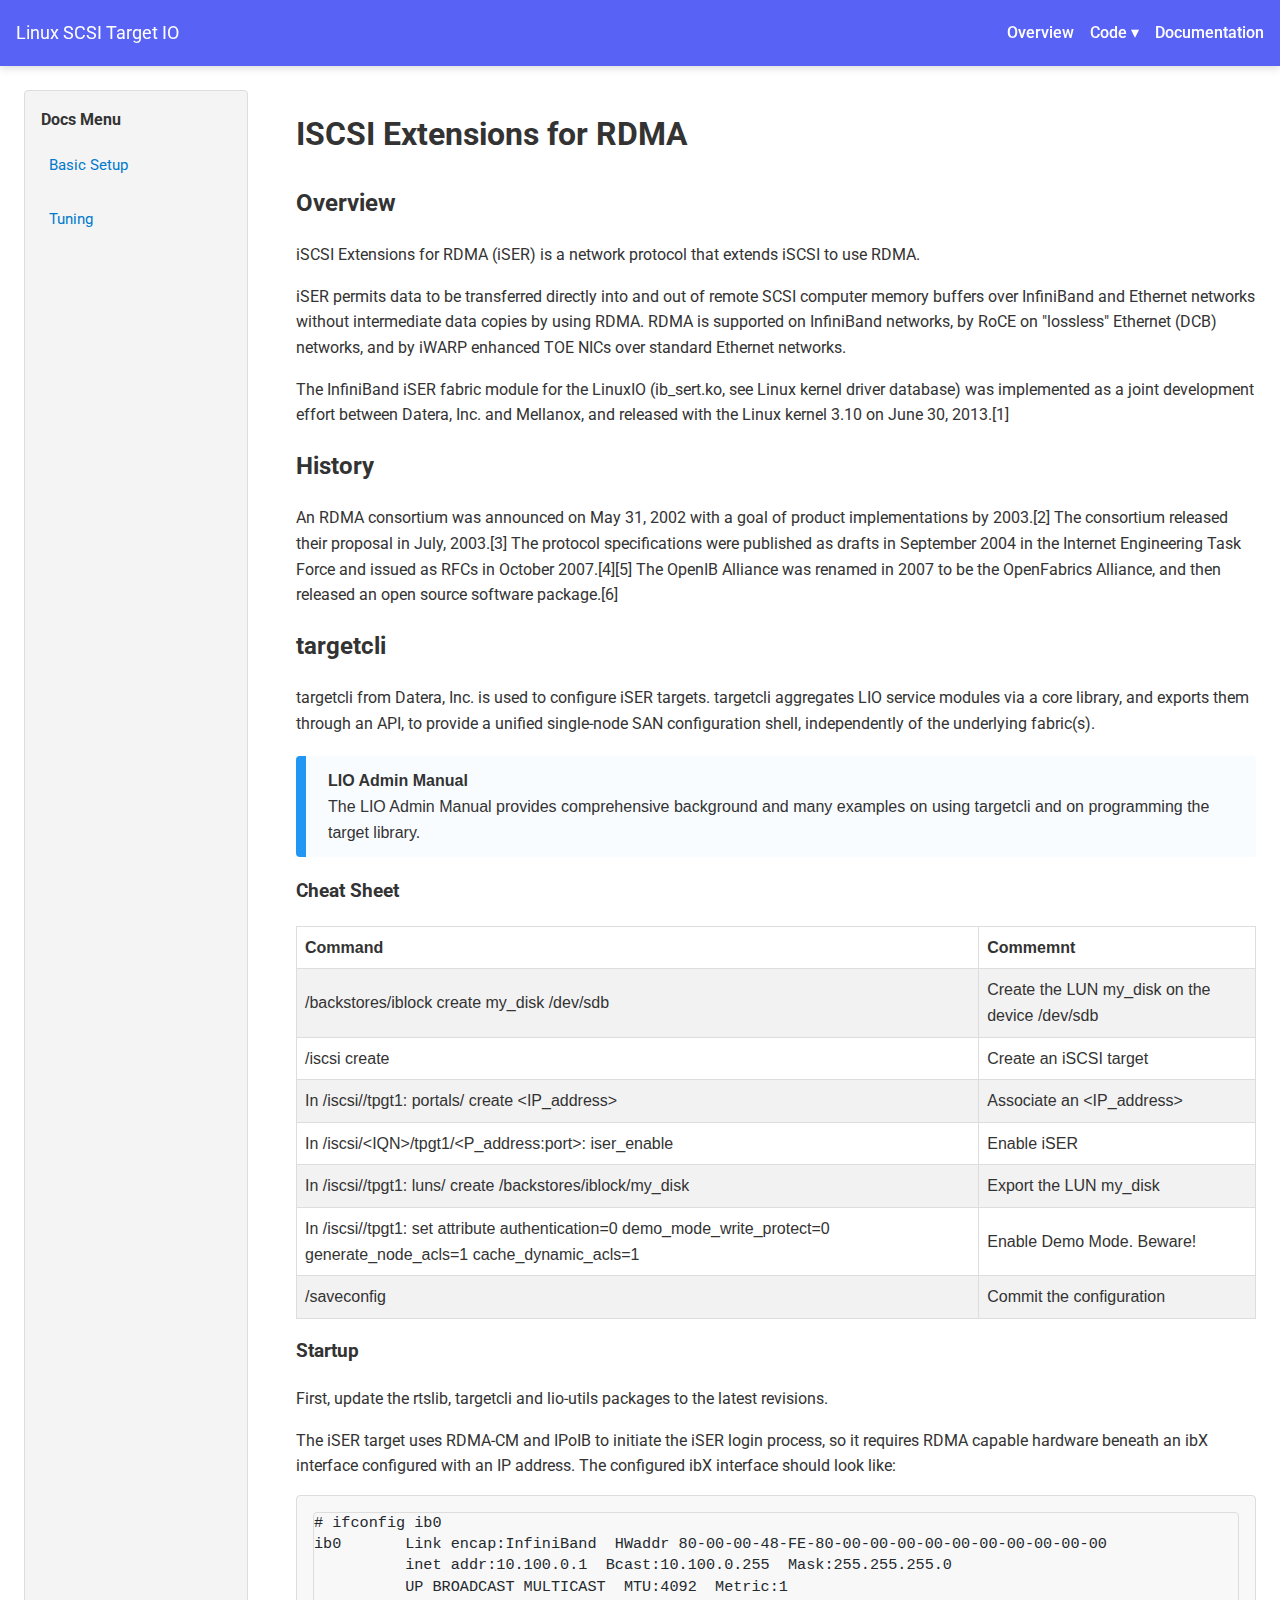
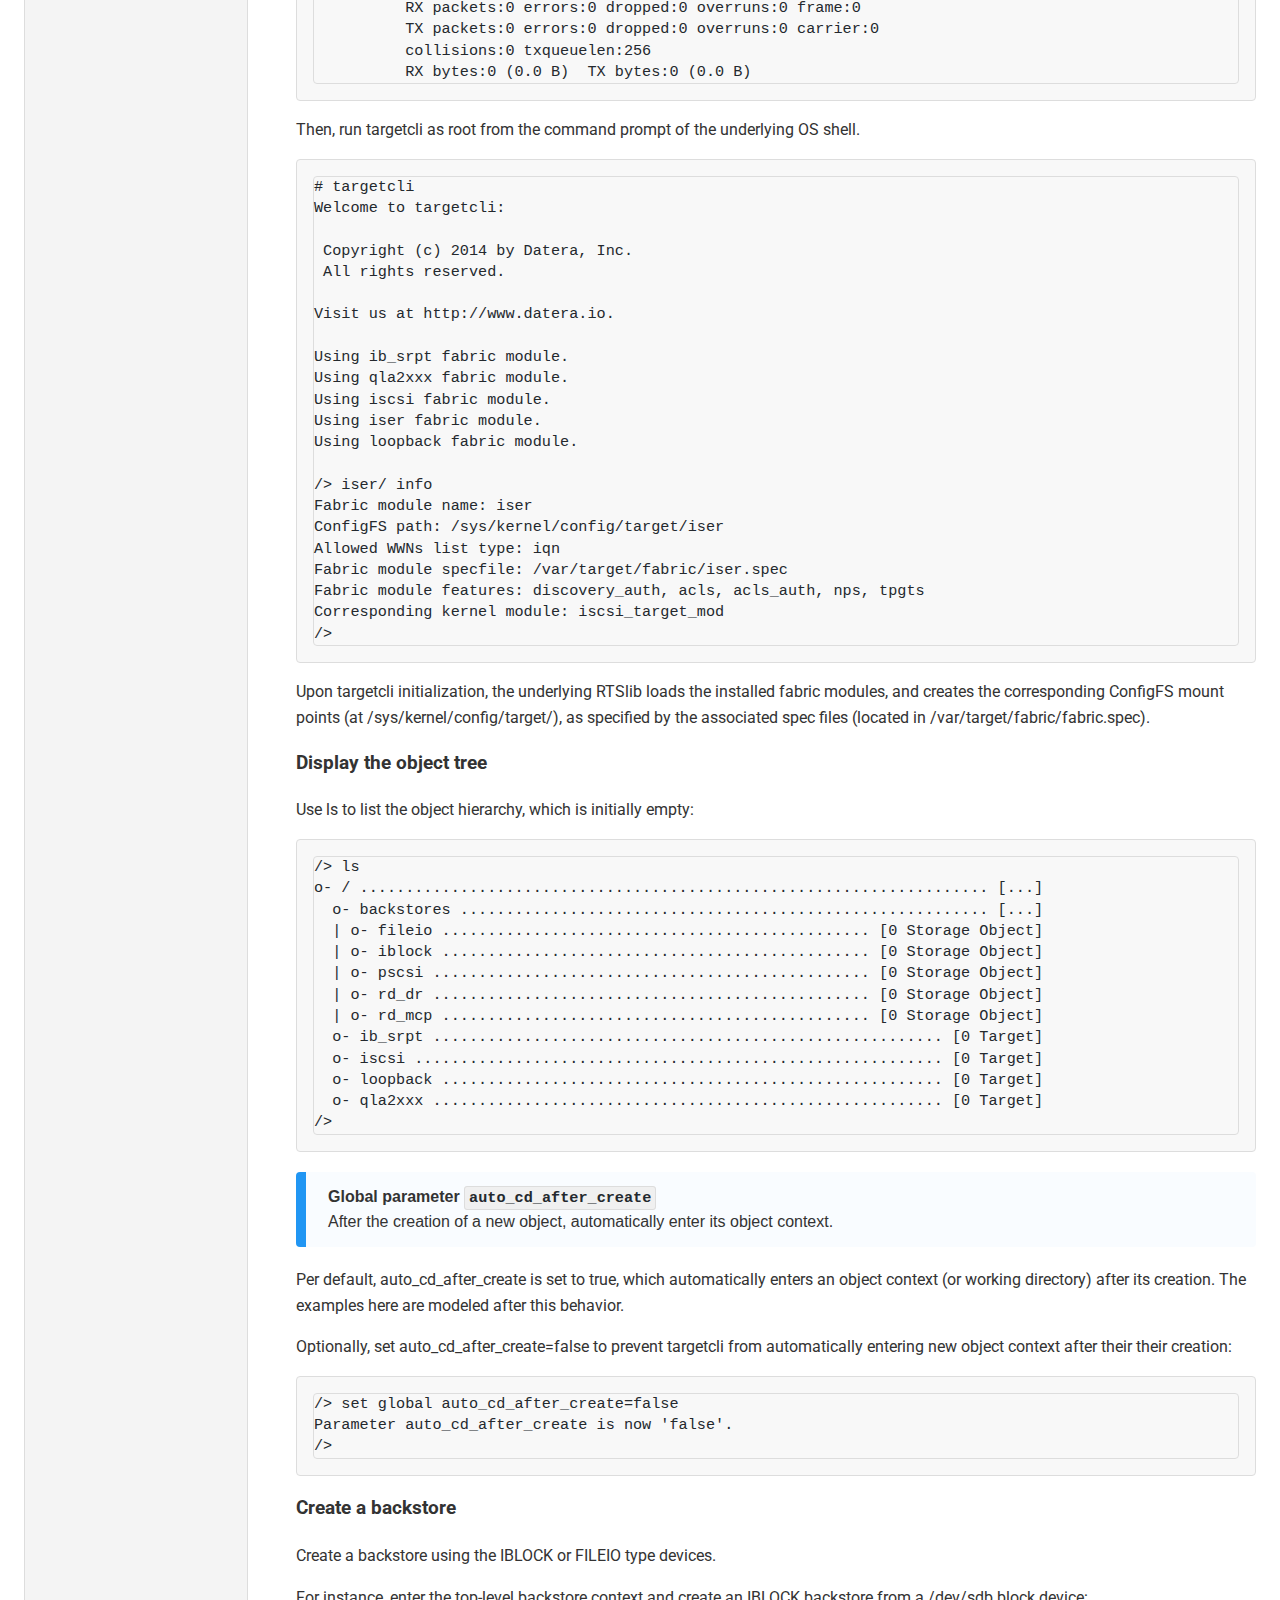
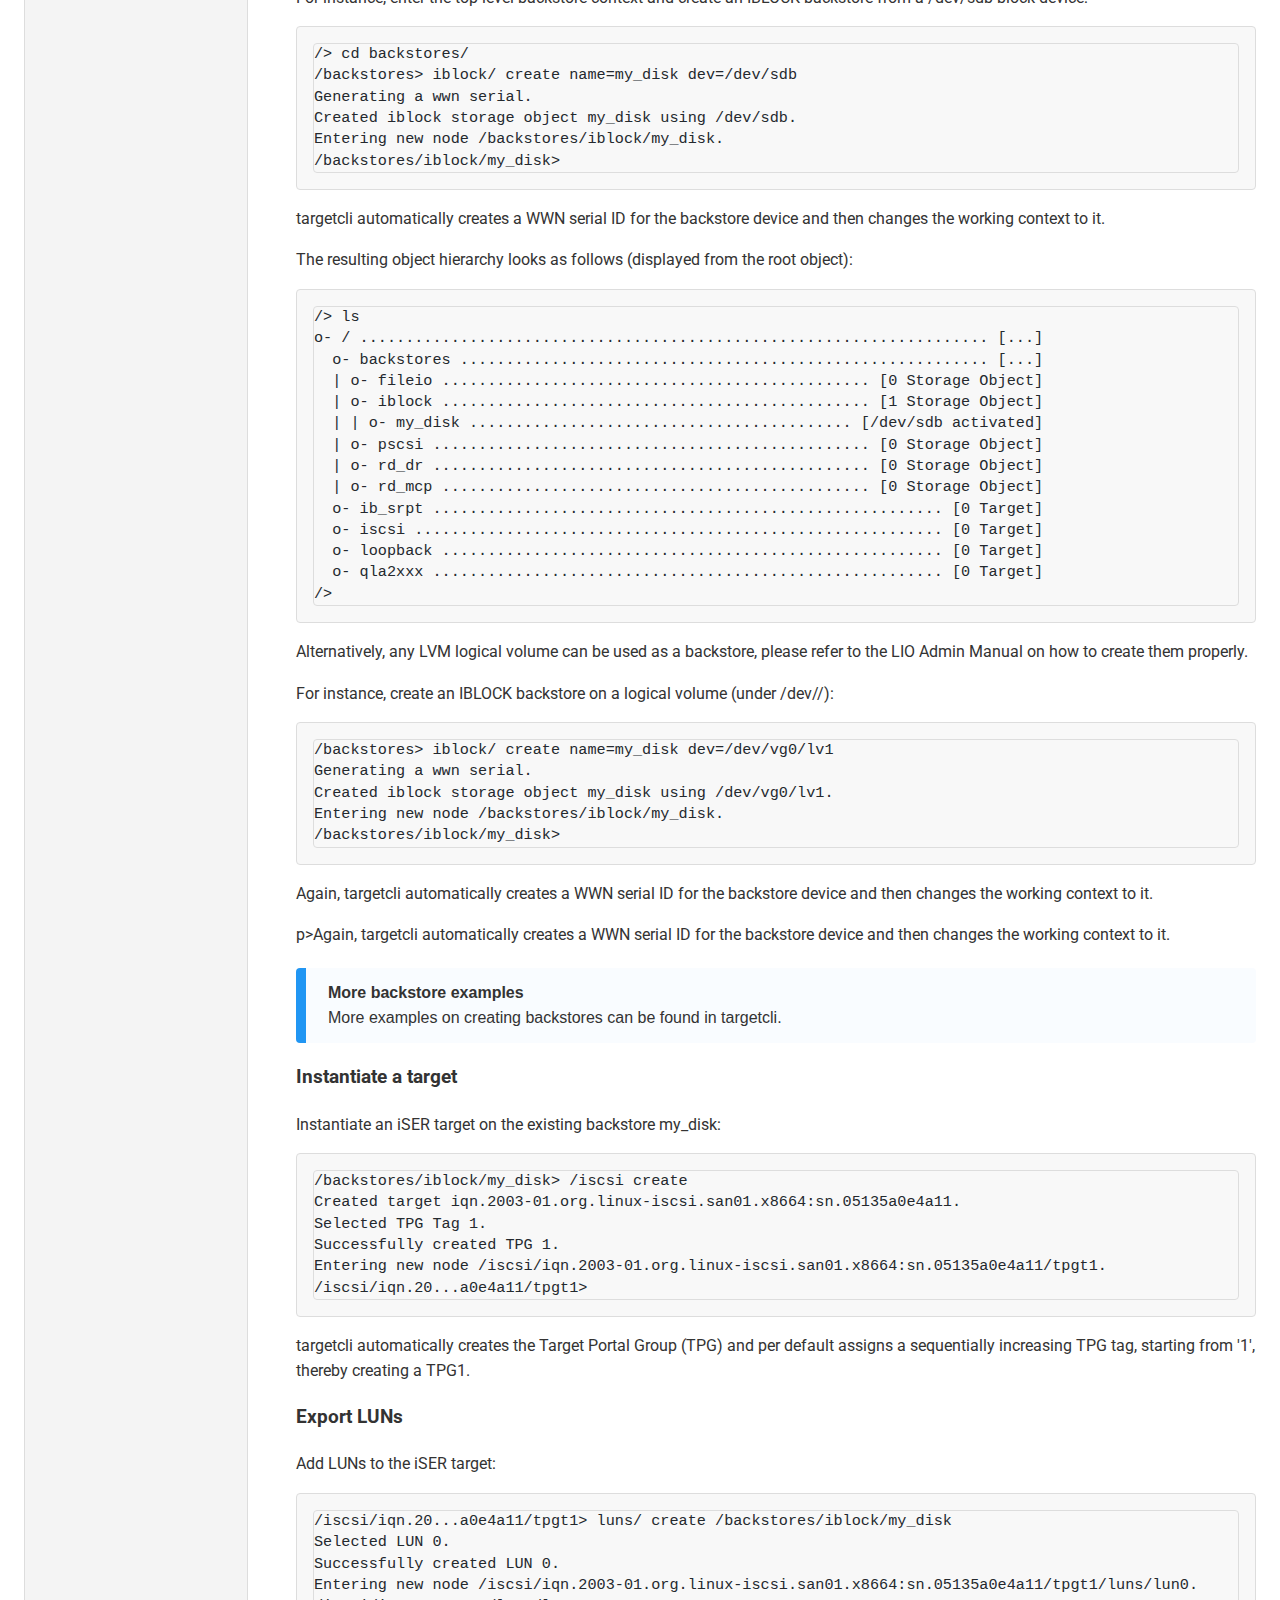
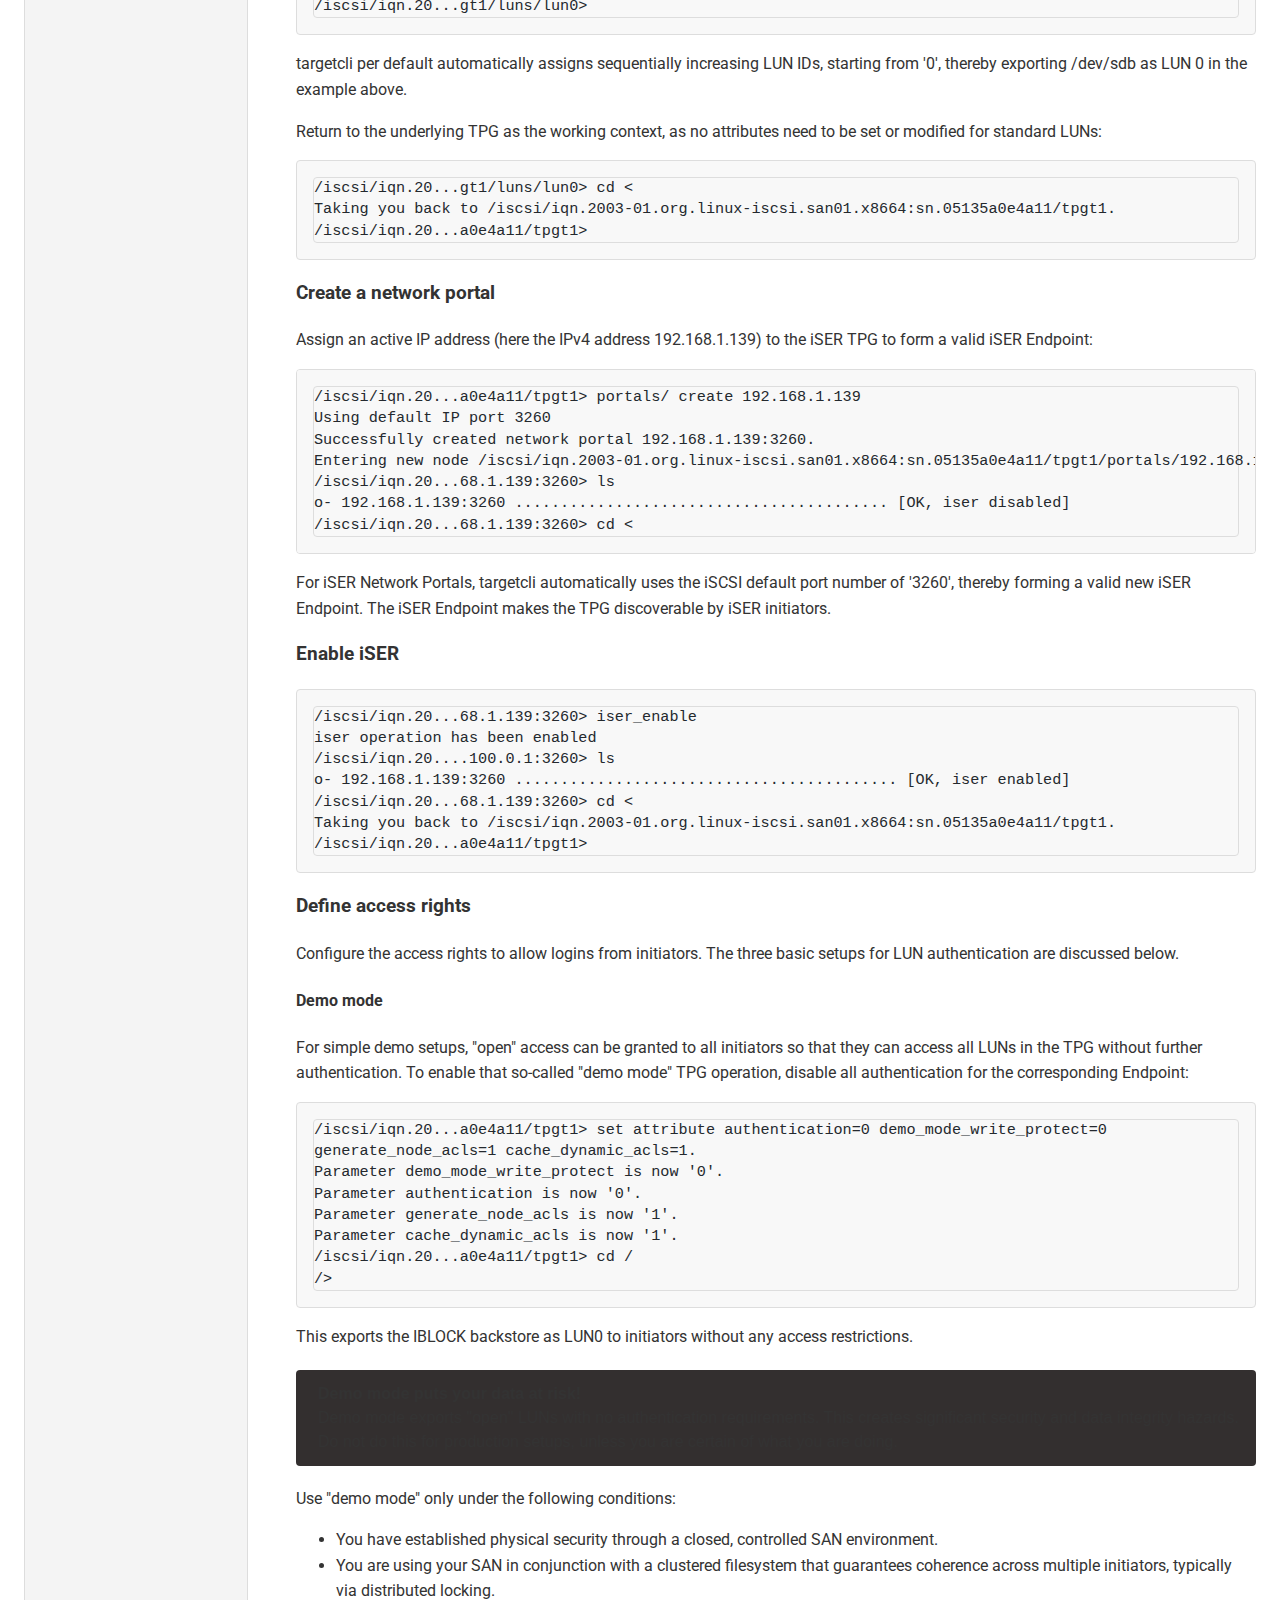
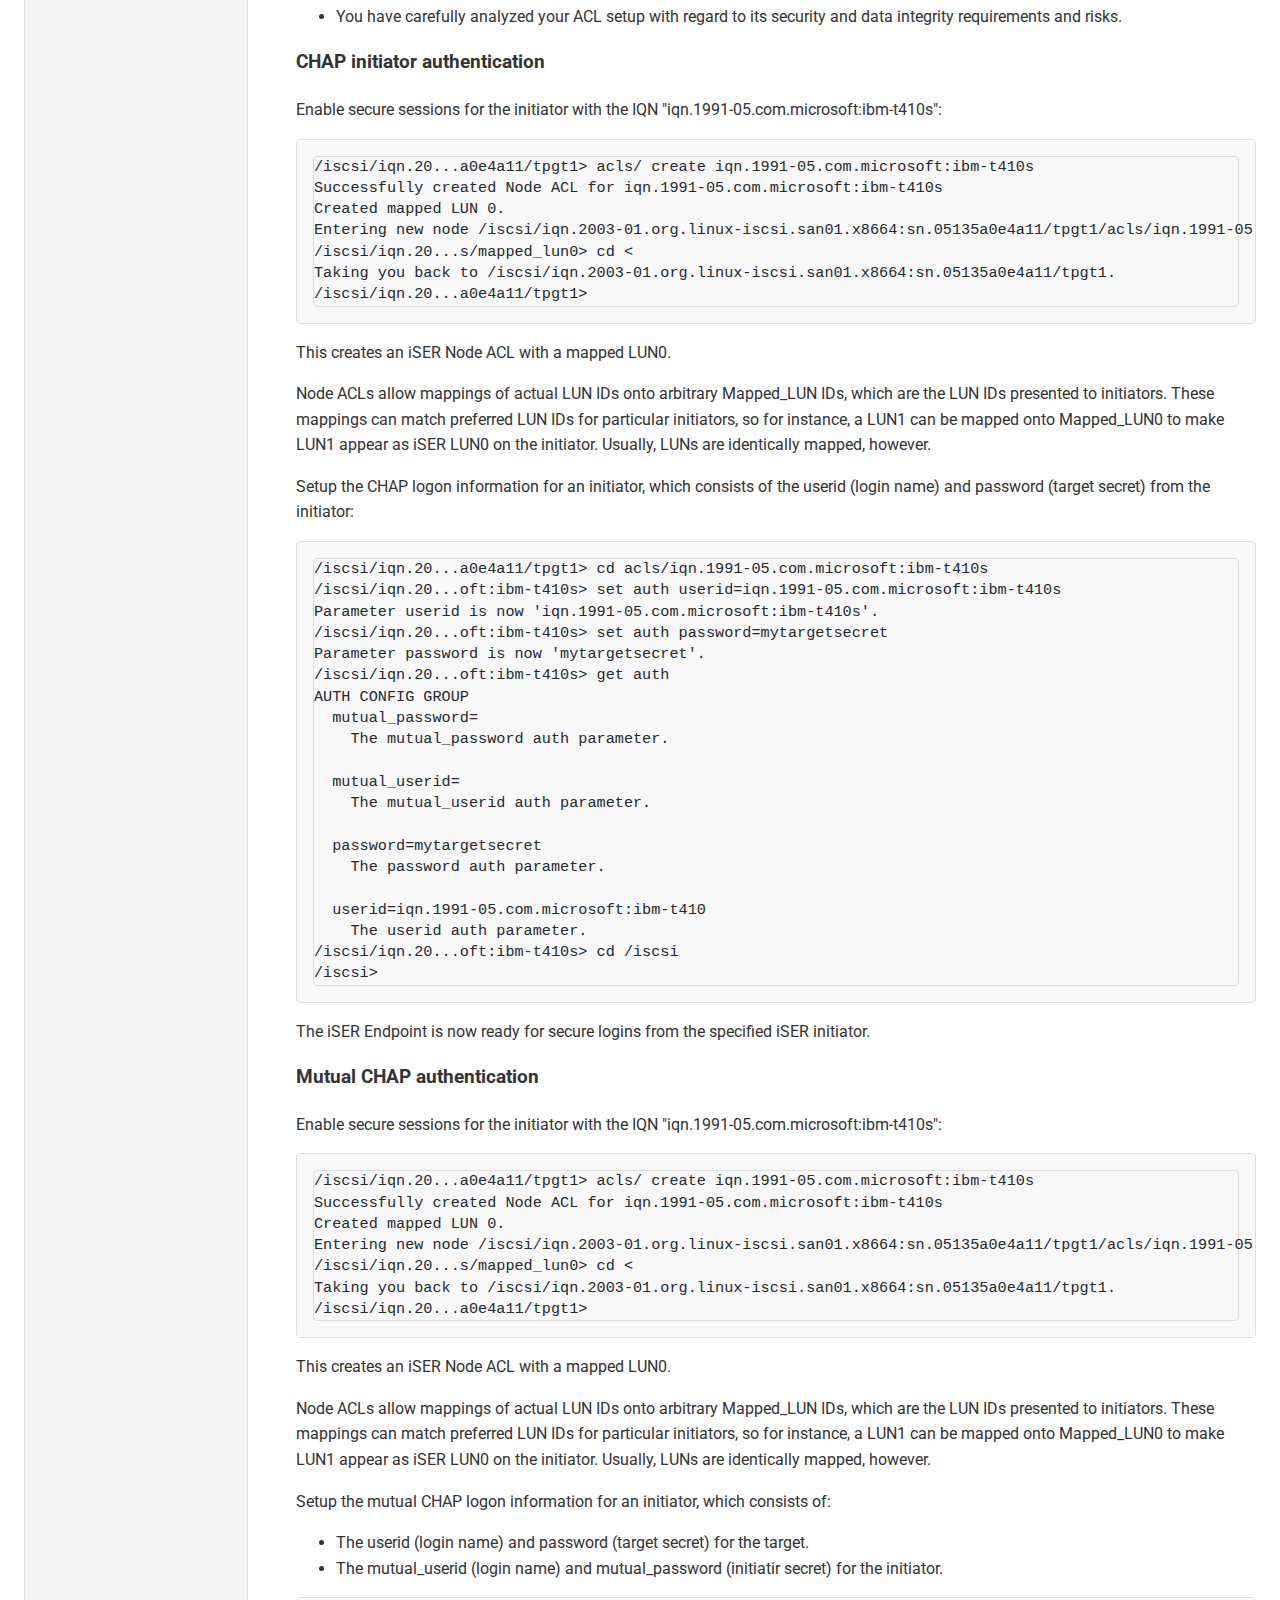
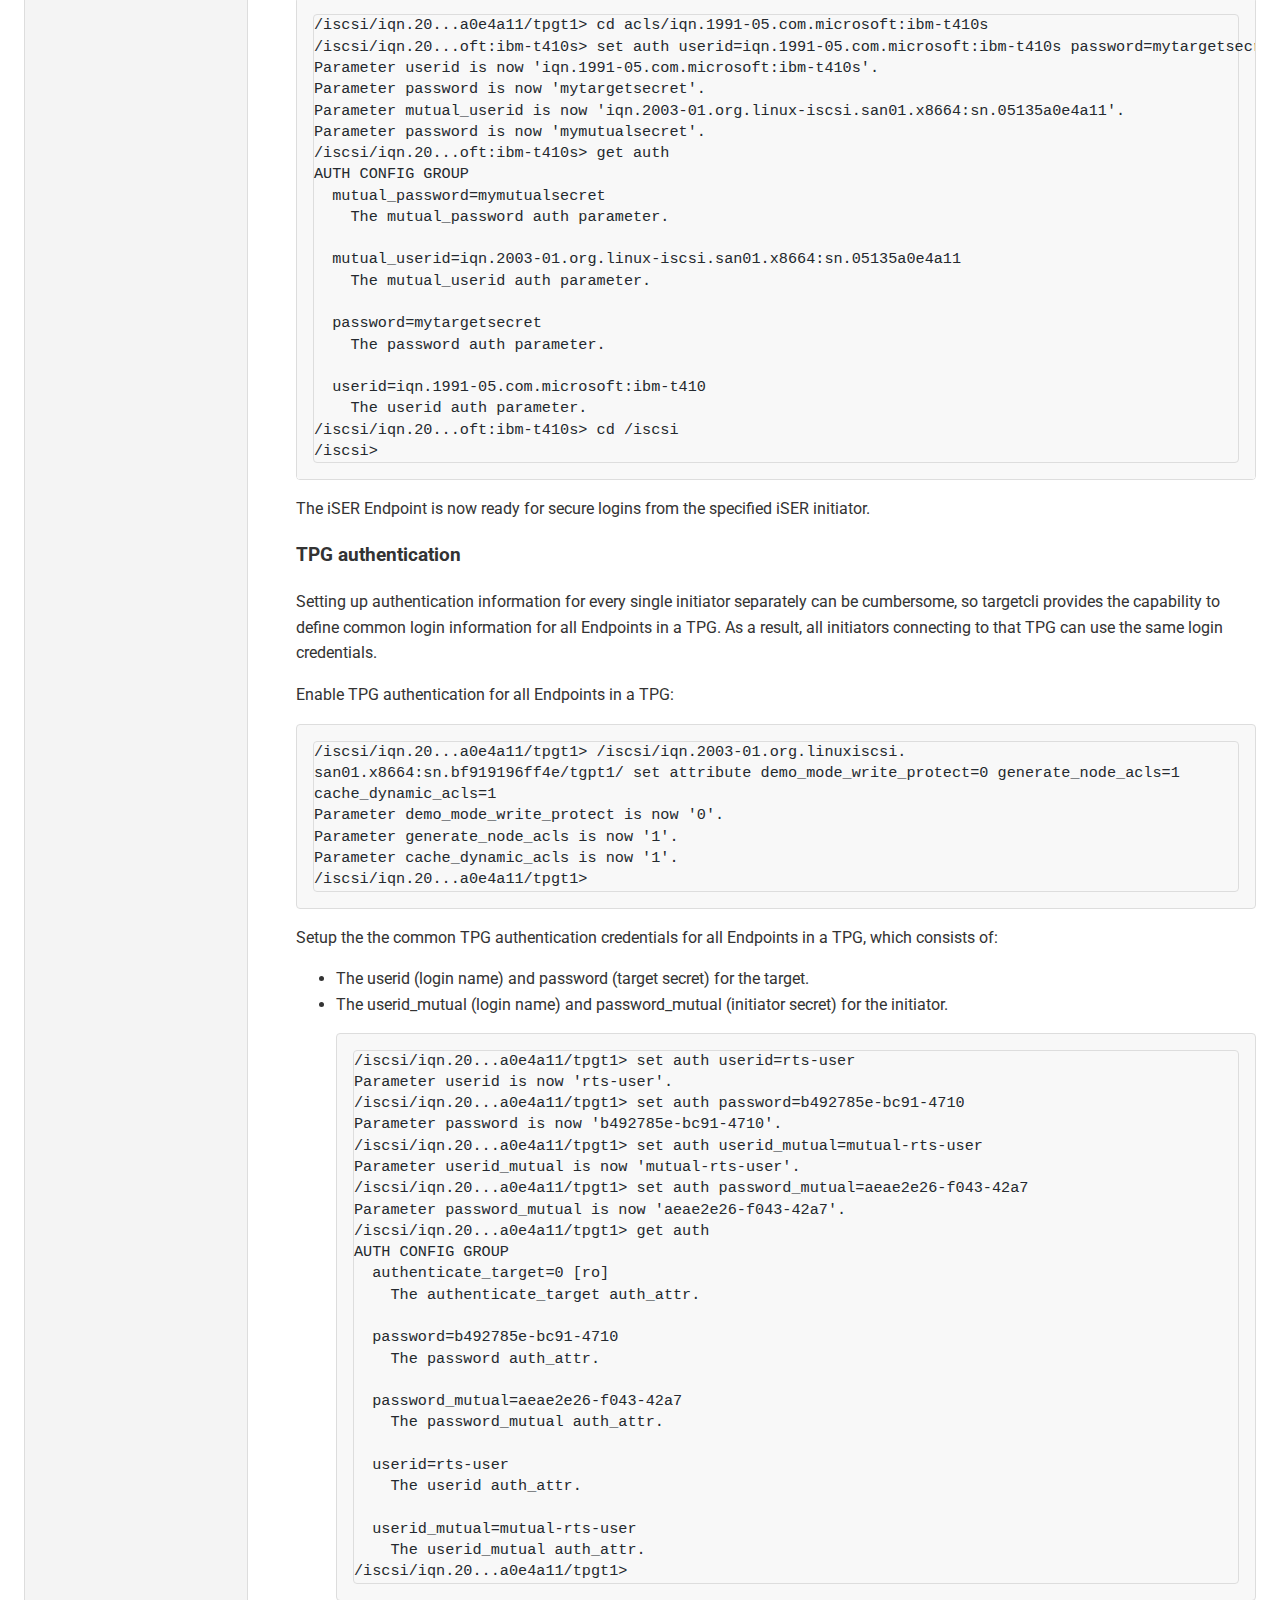
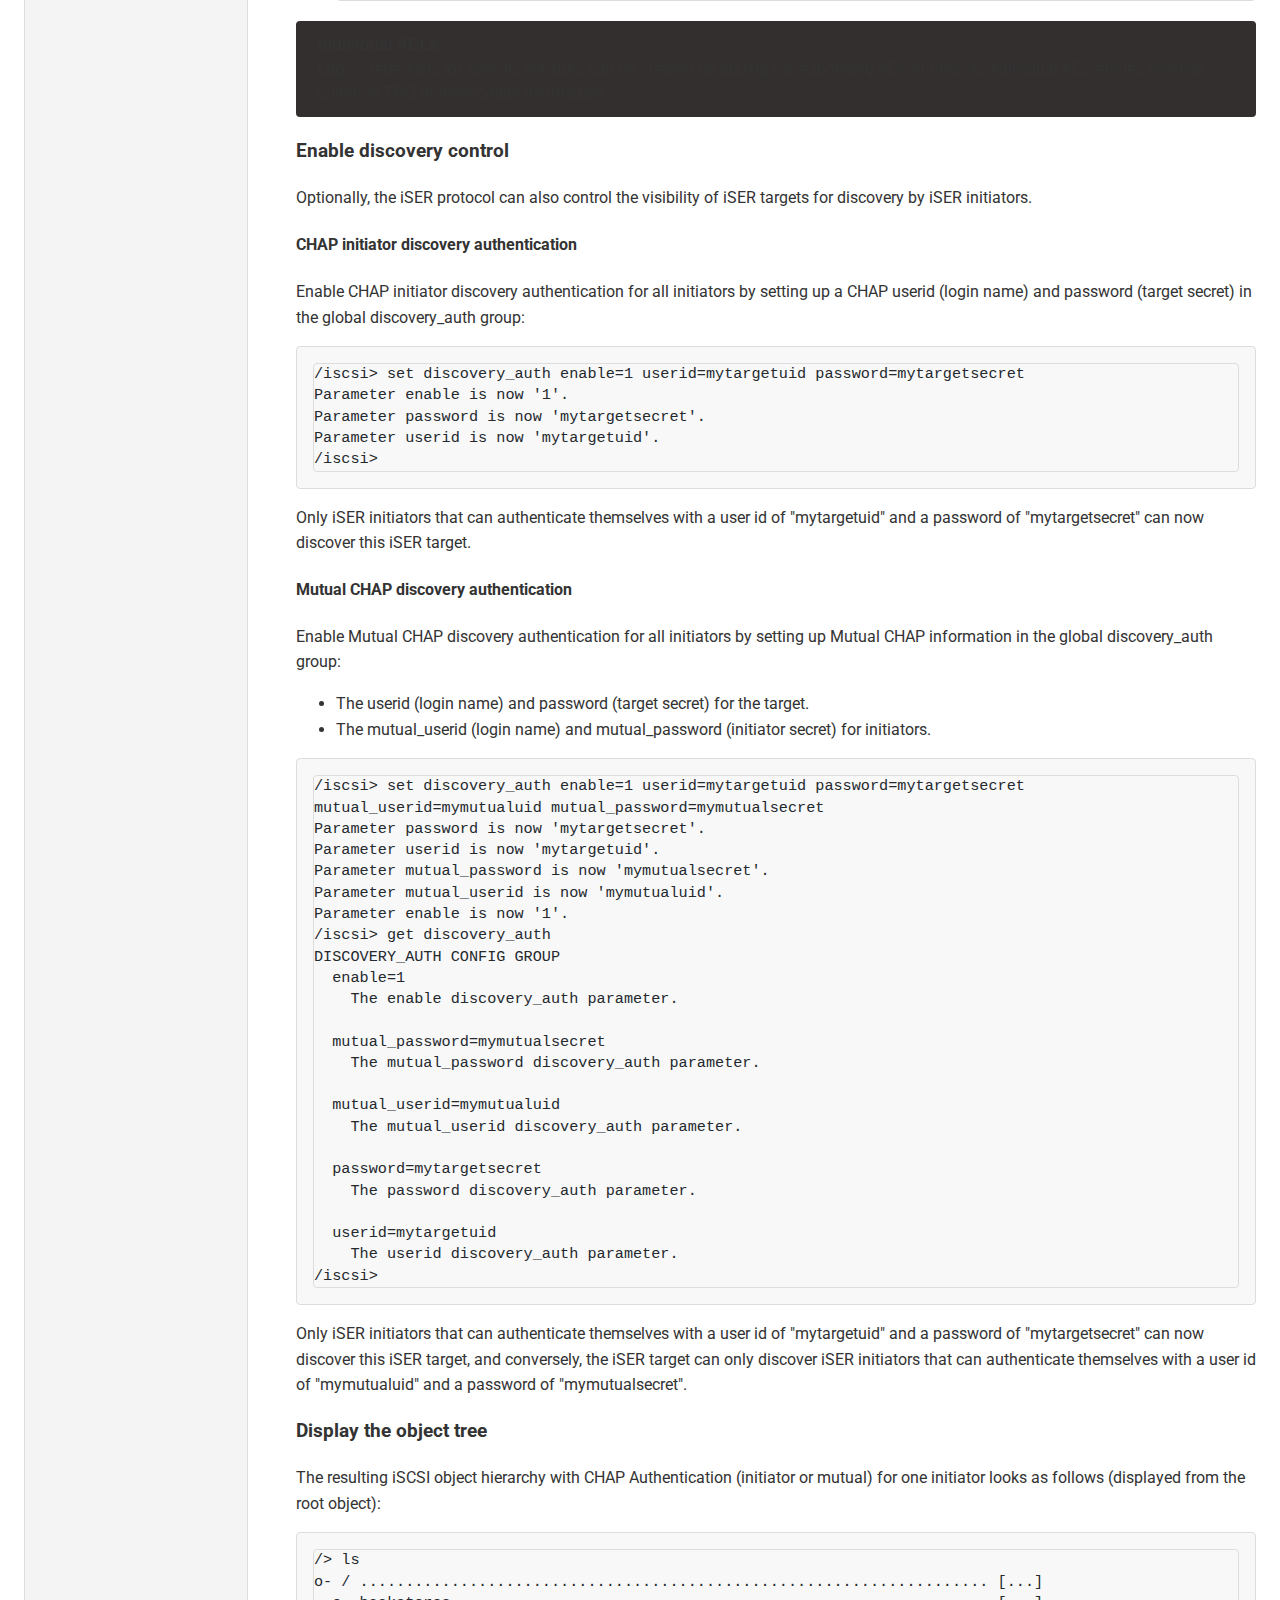
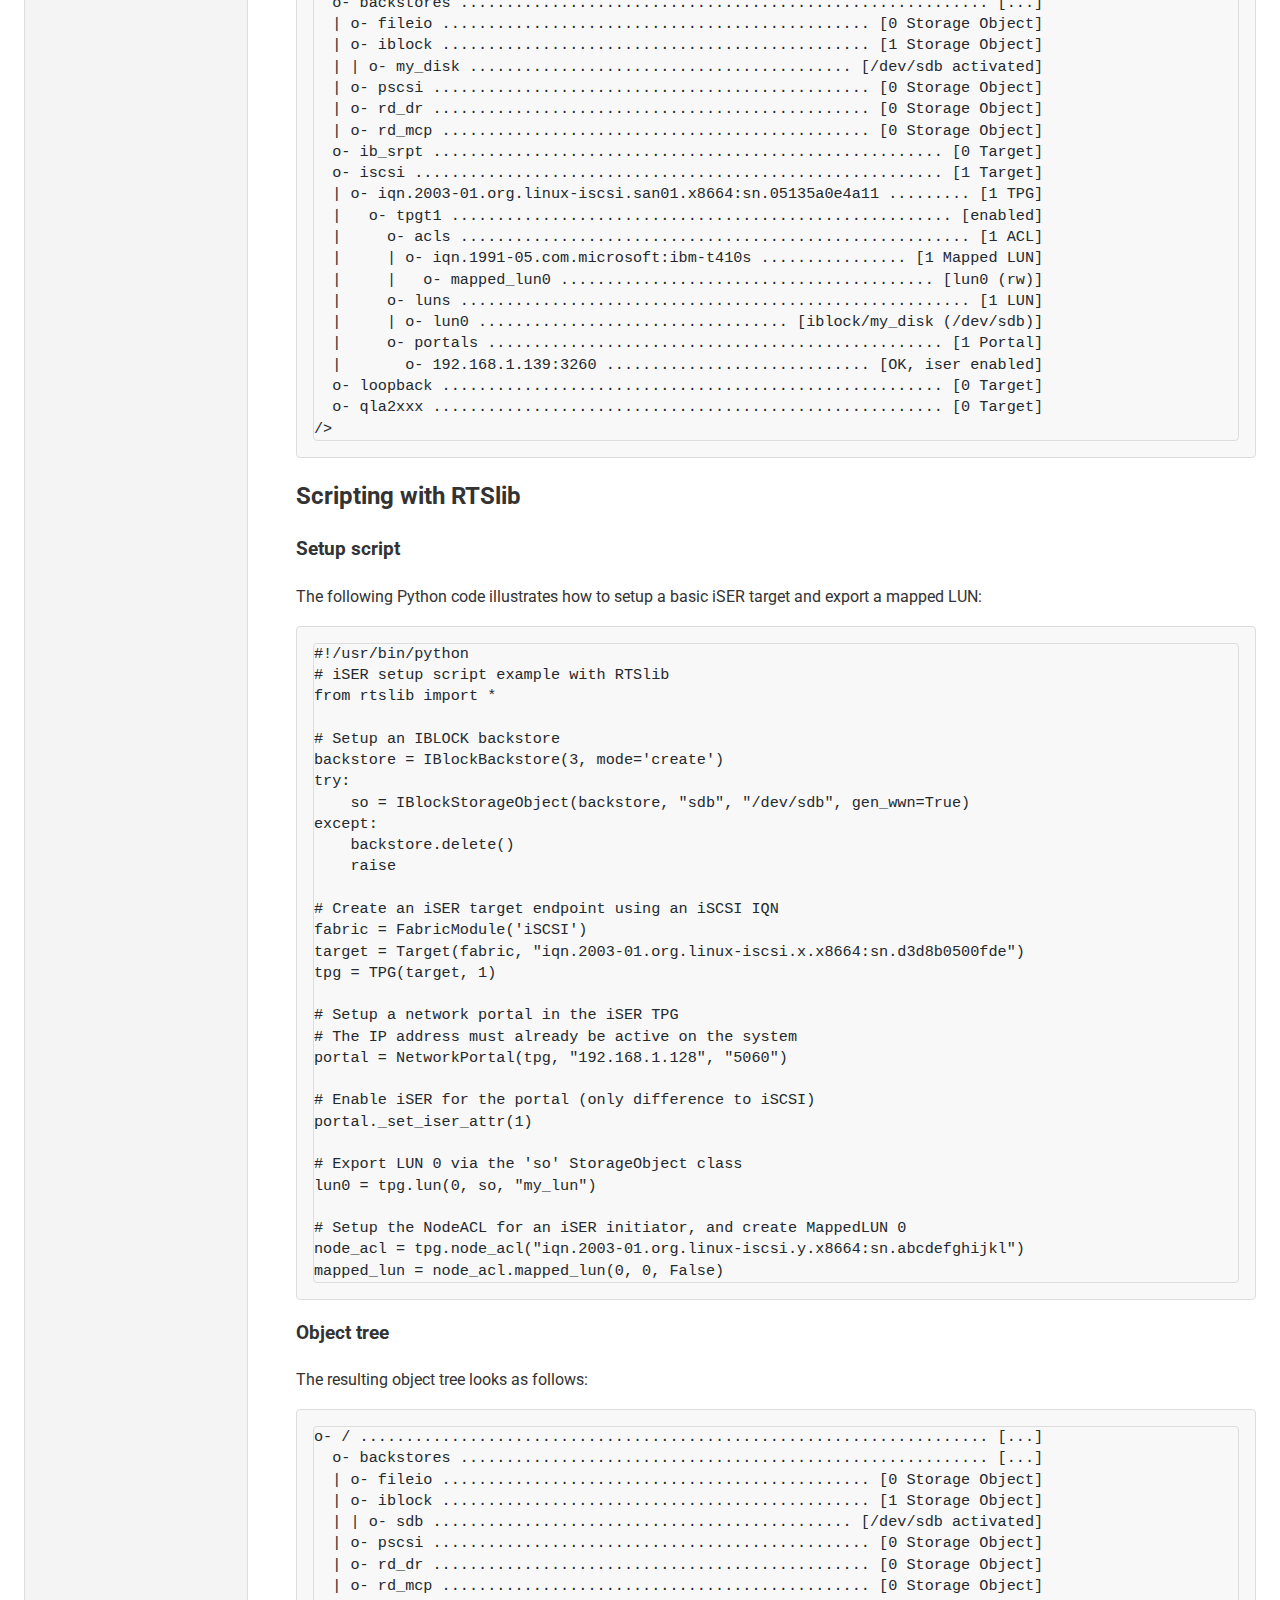
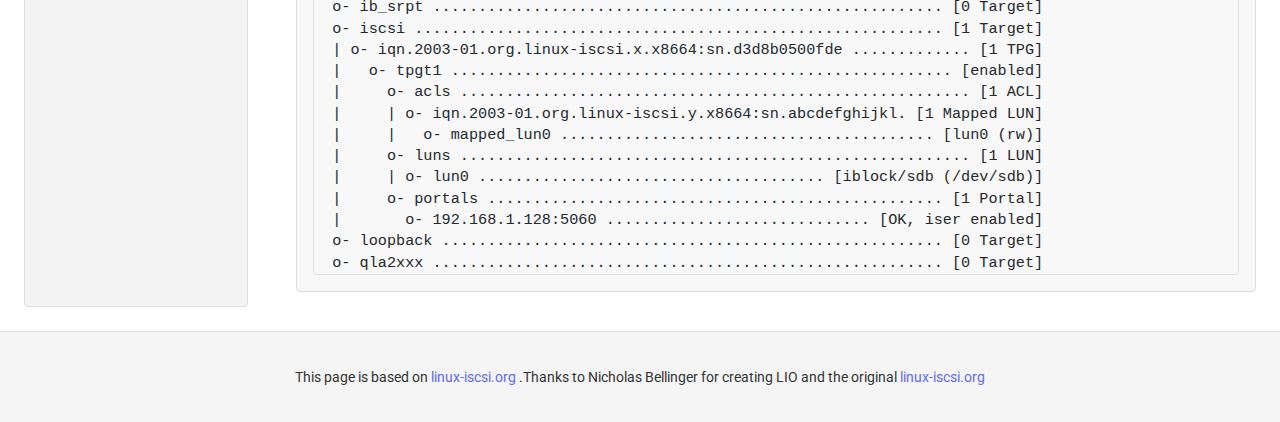
<file: basic-iser.html>
<!DOCTYPE html>
<html lang="en">
<head>
  <meta charset="UTF-8">
  <title>Linux-IO Documentation</title>
  <link href="https://fonts.googleapis.com/css2?family=Roboto&display=swap" rel="stylesheet">
  <link rel="stylesheet" href="css/style.css">
</head>
<body>
  <header>
    <div class="logo">
      <a href="index.html">Linux SCSI Target IO</a>
    </div>
    <nav>
    <ul>
      <li><a href="#overview">Overview</a></li>
        <li class="dropdown-parent">
        <a href="#" id="code-toggle">Code ▾</a>
    <ul class="dropdown">
    <li><a href="https://github.com/open-iscsi/targetcli-fb/">targetcli</a></li>
    <li><a href="https://github.com/open-iscsi/rtslib-fb/">rtslib</a></li>
    </ul>
</li>

      <li><a href="docs.html">Documentation</a></li>
    </ul>
  </nav>
  </header>

  <main>
    <aside class="sidebar">
      <h2>Docs Menu</h2>
      <ul>
        <li>
          <a href="#" class="dropdown-toggle" data-target="basic-dropdown">Basic Setup</a>
          <ul class="sidebar-dropdown" id="basic-dropdown">
            <li><a href="basic-iscsi.html">iSCSI</a></li>
            <li><a href="basic-vhost.html">vhost-scsi</a></li>
            <li><a href="basic-fcoe.html">FCoE</a></li>
            <li><a href="basic-fibre.html">Fibre Channel</a></li>
            <li><a href="basic-ibm-vscsi.html">IBM vSCSi (System P)</a></li>
            <li><a href="basic-iser.html">ISER (InfiniBand)</a></li>
            <li><a href="basic-loopback.html">Loopback</a></li>
            <li><a href="basic-srp.html">SRP (Infiniband)</a></li>
          </ul>
        </li>
        <li>
          <a href="#" class="dropdown-toggle" data-target="tuning-dropdown">Tuning</a>
          <ul class="sidebar-dropdown" id="tuning-dropdown">
            <li><a href="tuning-iscsi.html">iSCSI</a></li>
            <li><a href="tuning-vhost.html">vhost-scsi</a></li>
          </ul>
        </li>
      </ul>
    </aside>
<section class="content">
    <h1>ISCSI Extensions for RDMA</h1>
    <h2>Overview</h2>
    <p>iSCSI Extensions for RDMA (iSER) is a network protocol that extends iSCSI to use RDMA.

</p>
<p>iSER permits data to be transferred directly into and out of remote SCSI computer memory buffers over InfiniBand and Ethernet networks without intermediate data copies by using RDMA. RDMA is supported on InfiniBand networks, by RoCE on "lossless" Ethernet (DCB) networks, and by iWARP enhanced TOE NICs over standard Ethernet networks.

</p>
<p>The InfiniBand iSER fabric module for the LinuxIO (ib_sert.ko, see Linux kernel driver database) was implemented as a joint development effort between Datera, Inc. and Mellanox, and released with the Linux kernel 3.10 on June 30, 2013.[1]

</p>
<h2>History</h2>
<p>An RDMA consortium was announced on May 31, 2002 with a goal of product implementations by 2003.[2] The consortium released their proposal in July, 2003.[3] The protocol specifications were published as drafts in September 2004 in the Internet Engineering Task Force and issued as RFCs in October 2007.[4][5] The OpenIB Alliance was renamed in 2007 to be the OpenFabrics Alliance, and then released an open source software package.[6]

</p>
<h2>targetcli</h2>
<p>targetcli from Datera, Inc. is used to configure iSER targets. targetcli aggregates LIO service modules via a core library, and exports them through an API, to provide a unified single-node SAN configuration shell, independently of the underlying fabric(s).

</p>
<div class="info-box">
  <span class="info-icon"></span>
  <div class="info-text">
    <strong>LIO Admin Manual</strong><br>
    The LIO Admin Manual provides comprehensive background and many examples on using targetcli and on programming the target library.

  </div>
</div>
<h3>Cheat Sheet</h3>
<table>
  <tr>
    <th>Command</th>
    <th>Commemnt</th>
  </tr>
  <tr>
    <td>/backstores/iblock create my_disk /dev/sdb	</td>
    <td>Create the LUN my_disk on the device /dev/sdb</td>
  </tr>
  <tr>
    <td>/iscsi create</td>
    <td>Create an iSCSI target</td>
  </tr>
  <tr>
    <td>In /iscsi/<IQN>/tpgt1:
portals/ create &lt;IP_address&gt;</td>
    <td>Associate an &lt;IP_address&gt;
</td>
  </tr>
  <tr>
    <td>
      In /iscsi/&lt;IQN&gt;/tpgt1/&lt;P_address:port&gt;:
iser_enable  
    </td>
    <td>
        Enable iSER
    </td>
  </tr>
  <tr>
    <td>In /iscsi/<IQN>/tpgt1:
luns/ create /backstores/iblock/my_disk	</td>
<td>Export the LUN my_disk</td>
  </tr>
  <tr>
    <td>In /iscsi/<IQN>/tpgt1:
set attribute authentication=0
demo_mode_write_protect=0
generate_node_acls=1
cache_dynamic_acls=1</td>
<td>Enable Demo Mode.
Beware!</td>


  </tr>
  <td>/saveconfig	</td>
  <td>Commit the configuration
</td>


</table>
<h3>Startup</h3>
<p>First, update the rtslib, targetcli and lio-utils packages to the latest revisions.

</p>
<p>The iSER target uses RDMA-CM and IPoIB to initiate the iSER login process, so it requires RDMA capable hardware beneath an ibX interface configured with an IP address. The configured ibX interface should look like:

</p>
<pre><code># ifconfig ib0
ib0       Link encap:InfiniBand  HWaddr 80-00-00-48-FE-80-00-00-00-00-00-00-00-00-00-00  
          inet addr:10.100.0.1  Bcast:10.100.0.255  Mask:255.255.255.0
          UP BROADCAST MULTICAST  MTU:4092  Metric:1
          RX packets:0 errors:0 dropped:0 overruns:0 frame:0
          TX packets:0 errors:0 dropped:0 overruns:0 carrier:0
          collisions:0 txqueuelen:256 
          RX bytes:0 (0.0 B)  TX bytes:0 (0.0 B)
</code></pre>
<p>Then, run targetcli as root from the command prompt of the underlying OS shell.

</p>
<pre><code># targetcli
Welcome to targetcli:

 Copyright (c) 2014 by Datera, Inc.
 All rights reserved.

Visit us at http://www.datera.io.

Using ib_srpt fabric module.
Using qla2xxx fabric module.
Using iscsi fabric module.
Using iser fabric module.
Using loopback fabric module.

/> iser/ info
Fabric module name: iser
ConfigFS path: /sys/kernel/config/target/iser
Allowed WWNs list type: iqn
Fabric module specfile: /var/target/fabric/iser.spec
Fabric module features: discovery_auth, acls, acls_auth, nps, tpgts
Corresponding kernel module: iscsi_target_mod
/>
</code></pre>
<p>Upon targetcli initialization, the underlying RTSlib loads the installed fabric modules, and creates the corresponding ConfigFS mount points (at /sys/kernel/config/target/<fabric>), as specified by the associated spec files (located in /var/target/fabric/fabric.spec).

</p>
<h3>Display the object tree
</h3>
<p>Use ls to list the object hierarchy, which is initially empty:

</p>
<pre><code>/> ls
o- / ..................................................................... [...]
  o- backstores .......................................................... [...]
  | o- fileio ............................................... [0 Storage Object]
  | o- iblock ............................................... [0 Storage Object]
  | o- pscsi ................................................ [0 Storage Object]
  | o- rd_dr ................................................ [0 Storage Object]
  | o- rd_mcp ............................................... [0 Storage Object]
  o- ib_srpt ........................................................ [0 Target]
  o- iscsi .......................................................... [0 Target]
  o- loopback ....................................................... [0 Target]
  o- qla2xxx ........................................................ [0 Target]
/></code></pre>
<div class="info-box">
  <span class="info-icon"></span>
  <div class="info-text">
    <strong>Global parameter <code>auto_cd_after_create</code></strong><br>
    After the creation of a new object, automatically enter its object context.
  </div>
</div>
<p>Per default, auto_cd_after_create is set to true, which automatically enters an object context (or working directory) after its creation. The examples here are modeled after this behavior.

</p>
<p>Optionally, set auto_cd_after_create=false to prevent targetcli from automatically entering new object context after their their creation:

</p>
<pre><code>/> set global auto_cd_after_create=false
Parameter auto_cd_after_create is now 'false'.
/></code></pre>
<h3>Create a backstore
</h3>
<p>Create a backstore using the IBLOCK or FILEIO type devices.

</p>
<p>For instance, enter the top-level backstore context and create an IBLOCK backstore from a /dev/sdb block device:

</p>
<pre><code>/> cd backstores/
/backstores> iblock/ create name=my_disk dev=/dev/sdb
Generating a wwn serial.
Created iblock storage object my_disk using /dev/sdb.
Entering new node /backstores/iblock/my_disk.
/backstores/iblock/my_disk>
</code></pre>
<p>targetcli automatically creates a WWN serial ID for the backstore device and then changes the working context to it.

</p>
<p>The resulting object hierarchy looks as follows (displayed from the root object):

</p>
<pre><code>/> ls
o- / ..................................................................... [...]
  o- backstores .......................................................... [...]
  | o- fileio ............................................... [0 Storage Object]
  | o- iblock ............................................... [1 Storage Object]
  | | o- my_disk .......................................... [/dev/sdb activated]
  | o- pscsi ................................................ [0 Storage Object]
  | o- rd_dr ................................................ [0 Storage Object]
  | o- rd_mcp ............................................... [0 Storage Object]
  o- ib_srpt ........................................................ [0 Target]
  o- iscsi .......................................................... [0 Target]
  o- loopback ....................................................... [0 Target]
  o- qla2xxx ........................................................ [0 Target]
/>
</code></pre>
<p>Alternatively, any LVM logical volume can be used as a backstore, please refer to the LIO Admin Manual on how to create them properly.

</p>
<p>For instance, create an IBLOCK backstore on a logical volume (under /dev/<volume_group_name>/<logical_volume_name>):

</p>
<pre><code>/backstores> iblock/ create name=my_disk dev=/dev/vg0/lv1
Generating a wwn serial.
Created iblock storage object my_disk using /dev/vg0/lv1.
Entering new node /backstores/iblock/my_disk.
/backstores/iblock/my_disk></code></pre>
<p>Again, targetcli automatically creates a WWN serial ID for the backstore device and then changes the working context to it.

</p>
p>Again, targetcli automatically creates a WWN serial ID for the backstore device and then changes the working context to it.</p>
<div class="info-box">
  <span class="info-icon"></span>
  <div class="info-text">
    <strong>More backstore examples </strong><br>
More examples on creating backstores can be found in targetcli.
  </div>
</div>
<h3>Instantiate a target
</h3>
<p>Instantiate an iSER target on the existing backstore my_disk:

</p>
<pre><code>/backstores/iblock/my_disk> /iscsi create
Created target iqn.2003-01.org.linux-iscsi.san01.x8664:sn.05135a0e4a11.
Selected TPG Tag 1.
Successfully created TPG 1.
Entering new node /iscsi/iqn.2003-01.org.linux-iscsi.san01.x8664:sn.05135a0e4a11/tpgt1.
/iscsi/iqn.20...a0e4a11/tpgt1></code></pre>
<p>targetcli automatically creates the Target Portal Group (TPG) and per default assigns a sequentially increasing TPG tag, starting from '1', thereby creating a TPG1.

</p>
<h3>Export LUNs
</h3>
<p>Add LUNs to the iSER target:

</p>
<pre><code>/iscsi/iqn.20...a0e4a11/tpgt1> luns/ create /backstores/iblock/my_disk
Selected LUN 0.
Successfully created LUN 0.
Entering new node /iscsi/iqn.2003-01.org.linux-iscsi.san01.x8664:sn.05135a0e4a11/tpgt1/luns/lun0.
/iscsi/iqn.20...gt1/luns/lun0></code></pre>
<p>targetcli per default automatically assigns sequentially increasing LUN IDs, starting from '0', thereby exporting /dev/sdb as LUN 0 in the example above.

</p>
<p>Return to the underlying TPG as the working context, as no attributes need to be set or modified for standard LUNs:

</p>
<pre><code>/iscsi/iqn.20...gt1/luns/lun0> cd <
Taking you back to /iscsi/iqn.2003-01.org.linux-iscsi.san01.x8664:sn.05135a0e4a11/tpgt1.
/iscsi/iqn.20...a0e4a11/tpgt1>
</code></pre>
<h3>Create a network portal
</h3>
<p>Assign an active IP address (here the IPv4 address 192.168.1.139) to the iSER TPG to form a valid iSER Endpoint:

</p>
<pre><code>/iscsi/iqn.20...a0e4a11/tpgt1> portals/ create 192.168.1.139
Using default IP port 3260
Successfully created network portal 192.168.1.139:3260.
Entering new node /iscsi/iqn.2003-01.org.linux-iscsi.san01.x8664:sn.05135a0e4a11/tpgt1/portals/192.168.1.139:3260.
/iscsi/iqn.20...68.1.139:3260> ls
o- 192.168.1.139:3260 ......................................... [OK, iser disabled]
/iscsi/iqn.20...68.1.139:3260> cd <
</code></pre>
<p>For iSER Network Portals, targetcli automatically uses the iSCSI default port number of '3260', thereby forming a valid new iSER Endpoint. The iSER Endpoint makes the TPG discoverable by iSER initiators.

</p>
<h3>Enable iSER
</h3>
<pre><code>/iscsi/iqn.20...68.1.139:3260> iser_enable
iser operation has been enabled
/iscsi/iqn.20....100.0.1:3260> ls
o- 192.168.1.139:3260 .......................................... [OK, iser enabled]
/iscsi/iqn.20...68.1.139:3260> cd <
Taking you back to /iscsi/iqn.2003-01.org.linux-iscsi.san01.x8664:sn.05135a0e4a11/tpgt1.
/iscsi/iqn.20...a0e4a11/tpgt1></code></pre>
<h3>Define access rights</h3>
<p>Configure the access rights to allow logins from initiators. The three basic setups for LUN authentication are discussed below.

</p>
<h4>Demo mode
</h4>
<p>For simple demo setups, "open" access can be granted to all initiators so that they can access all LUNs in the TPG without further authentication. To enable that so-called "demo mode" TPG operation, disable all authentication for the corresponding Endpoint:

</p>
<pre><code>/iscsi/iqn.20...a0e4a11/tpgt1> set attribute authentication=0 demo_mode_write_protect=0
generate_node_acls=1 cache_dynamic_acls=1.
Parameter demo_mode_write_protect is now '0'.
Parameter authentication is now '0'.
Parameter generate_node_acls is now '1'.
Parameter cache_dynamic_acls is now '1'.
/iscsi/iqn.20...a0e4a11/tpgt1> cd /
/></code></pre>
<p>This exports the IBLOCK backstore as LUN0 to initiators without any access restrictions.

</p>
<div class="warning-box">
  <span class="warning-icon"></span>
  <div class="warning-text">
    <strong>Demo mode puts your data at risk!</strong><br>
    Demo mode exports "open" LUNs with no authentication requirements. This creates significant security and data integrity hazards. Do not do this for production setups, unless you are certain of what you are doing.
  </div>
</div>
<p>Use "demo mode" only under the following conditions:

</p>
<ul>
    <li>You have established physical security through a closed, controlled SAN environment.
</li>
<li>You are using your SAN in conjunction with a clustered filesystem that guarantees coherence across multiple initiators, typically via distributed locking.
</li>
<li>You have carefully analyzed your ACL setup with regard to its security and data integrity requirements and risks.
</li>
</ul>
<h3>CHAP initiator authentication
</h3>
<p>Enable secure sessions for the initiator with the IQN "iqn.1991-05.com.microsoft:ibm-t410s":

</p>
<pre><code>/iscsi/iqn.20...a0e4a11/tpgt1> acls/ create iqn.1991-05.com.microsoft:ibm-t410s
Successfully created Node ACL for iqn.1991-05.com.microsoft:ibm-t410s
Created mapped LUN 0.
Entering new node /iscsi/iqn.2003-01.org.linux-iscsi.san01.x8664:sn.05135a0e4a11/tpgt1/acls/iqn.1991-05.com.microsoft:ibm-t410s/mapped_lun0.
/iscsi/iqn.20...s/mapped_lun0> cd <
Taking you back to /iscsi/iqn.2003-01.org.linux-iscsi.san01.x8664:sn.05135a0e4a11/tpgt1.
/iscsi/iqn.20...a0e4a11/tpgt1></code></pre>
<p>This creates an iSER Node ACL with a mapped LUN0.

</p>
<p>Node ACLs allow mappings of actual LUN IDs onto arbitrary Mapped_LUN IDs, which are the LUN IDs presented to initiators. These mappings can match preferred LUN IDs for particular initiators, so for instance, a LUN1 can be mapped onto Mapped_LUN0 to make LUN1 appear as iSER LUN0 on the initiator. Usually, LUNs are identically mapped, however.

</p>
<p>Setup the CHAP logon information for an initiator, which consists of the userid (login name) and password (target secret) from the initiator:

</p>
<pre><code>/iscsi/iqn.20...a0e4a11/tpgt1> cd acls/iqn.1991-05.com.microsoft:ibm-t410s
/iscsi/iqn.20...oft:ibm-t410s> set auth userid=iqn.1991-05.com.microsoft:ibm-t410s
Parameter userid is now 'iqn.1991-05.com.microsoft:ibm-t410s'.
/iscsi/iqn.20...oft:ibm-t410s> set auth password=mytargetsecret
Parameter password is now 'mytargetsecret'.
/iscsi/iqn.20...oft:ibm-t410s> get auth
AUTH CONFIG GROUP
  mutual_password=
    The mutual_password auth parameter.

  mutual_userid=
    The mutual_userid auth parameter.

  password=mytargetsecret
    The password auth parameter.

  userid=iqn.1991-05.com.microsoft:ibm-t410
    The userid auth parameter.
/iscsi/iqn.20...oft:ibm-t410s> cd /iscsi
/iscsi></code></pre>
<p>The iSER Endpoint is now ready for secure logins from the specified iSER initiator.

</p>
<h3>Mutual CHAP authentication
</h3>
<p>Enable secure sessions for the initiator with the IQN "iqn.1991-05.com.microsoft:ibm-t410s":

</p>
<pre><code>/iscsi/iqn.20...a0e4a11/tpgt1> acls/ create iqn.1991-05.com.microsoft:ibm-t410s
Successfully created Node ACL for iqn.1991-05.com.microsoft:ibm-t410s
Created mapped LUN 0.
Entering new node /iscsi/iqn.2003-01.org.linux-iscsi.san01.x8664:sn.05135a0e4a11/tpgt1/acls/iqn.1991-05.com.microsoft:ibm-t410s/mapped_lun0.
/iscsi/iqn.20...s/mapped_lun0> cd <
Taking you back to /iscsi/iqn.2003-01.org.linux-iscsi.san01.x8664:sn.05135a0e4a11/tpgt1.
/iscsi/iqn.20...a0e4a11/tpgt1></code></pre>
<p>This creates an iSER Node ACL with a mapped LUN0.

</p>
<p>Node ACLs allow mappings of actual LUN IDs onto arbitrary Mapped_LUN IDs, which are the LUN IDs presented to initiators. These mappings can match preferred LUN IDs for particular initiators, so for instance, a LUN1 can be mapped onto Mapped_LUN0 to make LUN1 appear as iSER LUN0 on the initiator. Usually, LUNs are identically mapped, however.

</p>
<p>Setup the mutual CHAP logon information for an initiator, which consists of:

</p>
<ul>
    <li>The userid (login name) and password (target secret) for the target.
</li>
<li>The mutual_userid (login name) and mutual_password (initiatir secret) for the initiator.
</li>
</ul>
<pre><code>/iscsi/iqn.20...a0e4a11/tpgt1> cd acls/iqn.1991-05.com.microsoft:ibm-t410s
/iscsi/iqn.20...oft:ibm-t410s> set auth userid=iqn.1991-05.com.microsoft:ibm-t410s password=mytargetsecret mutual_userid=iqn.2003-01.org.linux-iscsi.san01.x8664:sn.05135a0e4a11 mutual_password=mymutualsecret
Parameter userid is now 'iqn.1991-05.com.microsoft:ibm-t410s'.
Parameter password is now 'mytargetsecret'.
Parameter mutual_userid is now 'iqn.2003-01.org.linux-iscsi.san01.x8664:sn.05135a0e4a11'.
Parameter password is now 'mymutualsecret'.
/iscsi/iqn.20...oft:ibm-t410s> get auth
AUTH CONFIG GROUP
  mutual_password=mymutualsecret
    The mutual_password auth parameter.

  mutual_userid=iqn.2003-01.org.linux-iscsi.san01.x8664:sn.05135a0e4a11
    The mutual_userid auth parameter.

  password=mytargetsecret
    The password auth parameter.

  userid=iqn.1991-05.com.microsoft:ibm-t410
    The userid auth parameter.
/iscsi/iqn.20...oft:ibm-t410s> cd /iscsi
/iscsi></code></pre>
<p>The iSER Endpoint is now ready for secure logins from the specified iSER initiator.

</p>
<h3>TPG authentication
</h3>
<p>Setting up authentication information for every single initiator separately can be cumbersome, so targetcli provides the capability to define common login information for all Endpoints in a TPG. As a result, all initiators connecting to that TPG can use the same login credentials.

</p>
<p>Enable TPG authentication for all Endpoints in a TPG:

</p>
<pre><code>/iscsi/iqn.20...a0e4a11/tpgt1> /iscsi/iqn.2003-01.org.linuxiscsi.
san01.x8664:sn.bf919196ff4e/tgpt1/ set attribute demo_mode_write_protect=0 generate_node_acls=1
cache_dynamic_acls=1
Parameter demo_mode_write_protect is now '0'.
Parameter generate_node_acls is now '1'.
Parameter cache_dynamic_acls is now '1'.
/iscsi/iqn.20...a0e4a11/tpgt1></code></pre>
<p>Setup the the common TPG authentication credentials for all Endpoints in a TPG, which consists of:

</p>
<ul>
    <li>The userid (login name) and password (target secret) for the target.
</li>
<li>The userid_mutual (login name) and password_mutual (initiator secret) for the initiator.
</li>
<pre><code>/iscsi/iqn.20...a0e4a11/tpgt1> set auth userid=rts-user
Parameter userid is now 'rts-user'.
/iscsi/iqn.20...a0e4a11/tpgt1> set auth password=b492785e-bc91-4710
Parameter password is now 'b492785e-bc91-4710'.
/iscsi/iqn.20...a0e4a11/tpgt1> set auth userid_mutual=mutual-rts-user
Parameter userid_mutual is now 'mutual-rts-user'.
/iscsi/iqn.20...a0e4a11/tpgt1> set auth password_mutual=aeae2e26-f043-42a7
Parameter password_mutual is now 'aeae2e26-f043-42a7'.
/iscsi/iqn.20...a0e4a11/tpgt1> get auth
AUTH CONFIG GROUP
  authenticate_target=0 [ro]
    The authenticate_target auth_attr.

  password=b492785e-bc91-4710
    The password auth_attr.

  password_mutual=aeae2e26-f043-42a7
    The password_mutual auth_attr.

  userid=rts-user
    The userid auth_attr.

  userid_mutual=mutual-rts-user
    The userid_mutual auth_attr.
/iscsi/iqn.20...a0e4a11/tpgt1></code></pre>

</ul>
<div class="warning-box">
  <span class="warning-icon"></span>
  <div class="warning-text">
    <strong>Individual ACLs</strong><br>
    Login credentials for specific initiators can be created by adding corresponding ACL entries, as individual ACL entries override common TPG authentication information.
  </div>
</div>
<h3>Enable discovery control
</h3>
<p>Optionally, the iSER protocol can also control the visibility of iSER targets for discovery by iSER initiators.

</p>
<h4>CHAP initiator discovery authentication
</h4>
<p>Enable CHAP initiator discovery authentication for all initiators by setting up a CHAP userid (login name) and password (target secret) in the global discovery_auth group:

</p>
<pre><code>/iscsi> set discovery_auth enable=1 userid=mytargetuid password=mytargetsecret
Parameter enable is now '1'.
Parameter password is now 'mytargetsecret'.
Parameter userid is now 'mytargetuid'.
/iscsi></code></pre>
<p>Only iSER initiators that can authenticate themselves with a user id of "mytargetuid" and a password of "mytargetsecret" can now discover this iSER target.

</p>
<h4>Mutual CHAP discovery authentication
</h4>
<p>Enable Mutual CHAP discovery authentication for all initiators by setting up Mutual CHAP information in the global discovery_auth group:

</p>
<ul>
    <li>The userid (login name) and password (target secret) for the target.
</li>
<li>The mutual_userid (login name) and mutual_password (initiator secret) for initiators.
</li>
</ul>
<pre><code>/iscsi> set discovery_auth enable=1 userid=mytargetuid password=mytargetsecret
mutual_userid=mymutualuid mutual_password=mymutualsecret
Parameter password is now 'mytargetsecret'.
Parameter userid is now 'mytargetuid'.
Parameter mutual_password is now 'mymutualsecret'.
Parameter mutual_userid is now 'mymutualuid'.
Parameter enable is now '1'.
/iscsi> get discovery_auth
DISCOVERY_AUTH CONFIG GROUP
  enable=1
    The enable discovery_auth parameter.

  mutual_password=mymutualsecret
    The mutual_password discovery_auth parameter.

  mutual_userid=mymutualuid
    The mutual_userid discovery_auth parameter.

  password=mytargetsecret
    The password discovery_auth parameter.

  userid=mytargetuid
    The userid discovery_auth parameter.
/iscsi></code></pre>
<p>Only iSER initiators that can authenticate themselves with a user id of "mytargetuid" and a password of "mytargetsecret" can now discover this iSER target, and conversely, the iSER target can only discover iSER initiators that can authenticate themselves with a user id of "mymutualuid" and a password of "mymutualsecret".

</p>
<h3>Display the object tree
</h3>
<p>The resulting iSCSI object hierarchy with CHAP Authentication (initiator or mutual) for one initiator looks as follows (displayed from the root object):

</p>
<pre><code>/> ls
o- / ..................................................................... [...]
  o- backstores .......................................................... [...]
  | o- fileio ............................................... [0 Storage Object]
  | o- iblock ............................................... [1 Storage Object]
  | | o- my_disk .......................................... [/dev/sdb activated]
  | o- pscsi ................................................ [0 Storage Object]
  | o- rd_dr ................................................ [0 Storage Object]
  | o- rd_mcp ............................................... [0 Storage Object]
  o- ib_srpt ........................................................ [0 Target]
  o- iscsi .......................................................... [1 Target]
  | o- iqn.2003-01.org.linux-iscsi.san01.x8664:sn.05135a0e4a11 ......... [1 TPG]
  |   o- tpgt1 ....................................................... [enabled]
  |     o- acls ........................................................ [1 ACL]
  |     | o- iqn.1991-05.com.microsoft:ibm-t410s ................ [1 Mapped LUN]
  |     |   o- mapped_lun0 ......................................... [lun0 (rw)]
  |     o- luns ........................................................ [1 LUN]
  |     | o- lun0 .................................. [iblock/my_disk (/dev/sdb)]
  |     o- portals .................................................. [1 Portal]
  |       o- 192.168.1.139:3260 ............................. [OK, iser enabled]
  o- loopback ....................................................... [0 Target]
  o- qla2xxx ........................................................ [0 Target]
/></code></pre>
<h2>Scripting with RTSlib
</h2>
<h3>Setup script
</h3>
<p>The following Python code illustrates how to setup a basic iSER target and export a mapped LUN:

</p>
<pre><code>#!/usr/bin/python
# iSER setup script example with RTSlib
from rtslib import *

# Setup an IBLOCK backstore
backstore = IBlockBackstore(3, mode='create')
try:
    so = IBlockStorageObject(backstore, "sdb", "/dev/sdb", gen_wwn=True)
except:
    backstore.delete()
    raise

# Create an iSER target endpoint using an iSCSI IQN
fabric = FabricModule('iSCSI')
target = Target(fabric, "iqn.2003-01.org.linux-iscsi.x.x8664:sn.d3d8b0500fde")
tpg = TPG(target, 1)

# Setup a network portal in the iSER TPG
# The IP address must already be active on the system
portal = NetworkPortal(tpg, "192.168.1.128", "5060")

# Enable iSER for the portal (only difference to iSCSI)
portal._set_iser_attr(1)

# Export LUN 0 via the 'so' StorageObject class
lun0 = tpg.lun(0, so, "my_lun")

# Setup the NodeACL for an iSER initiator, and create MappedLUN 0
node_acl = tpg.node_acl("iqn.2003-01.org.linux-iscsi.y.x8664:sn.abcdefghijkl")
mapped_lun = node_acl.mapped_lun(0, 0, False)
</code></pre>
<h3>Object tree</h3>
<p>The resulting object tree looks as follows:

</p>
<pre><code>o- / ..................................................................... [...]
  o- backstores .......................................................... [...]
  | o- fileio ............................................... [0 Storage Object]
  | o- iblock ............................................... [1 Storage Object]
  | | o- sdb .............................................. [/dev/sdb activated]
  | o- pscsi ................................................ [0 Storage Object]
  | o- rd_dr ................................................ [0 Storage Object]
  | o- rd_mcp ............................................... [0 Storage Object]
  o- ib_srpt ........................................................ [0 Target]
  o- iscsi .......................................................... [1 Target]
  | o- iqn.2003-01.org.linux-iscsi.x.x8664:sn.d3d8b0500fde ............. [1 TPG]
  |   o- tpgt1 ....................................................... [enabled]
  |     o- acls ........................................................ [1 ACL]
  |     | o- iqn.2003-01.org.linux-iscsi.y.x8664:sn.abcdefghijkl. [1 Mapped LUN]
  |     |   o- mapped_lun0 ......................................... [lun0 (rw)]
  |     o- luns ........................................................ [1 LUN]
  |     | o- lun0 ...................................... [iblock/sdb (/dev/sdb)]
  |     o- portals .................................................. [1 Portal]
  |       o- 192.168.1.128:5060 ............................. [OK, iser enabled]
  o- loopback ....................................................... [0 Target]
  o- qla2xxx ........................................................ [0 Target]</code></pre>
</section>

  </main>

  <script>
    document.querySelectorAll('.dropdown-toggle').forEach(toggle => {
      toggle.addEventListener('click', function(e) {
        e.preventDefault();
        const targetId = this.getAttribute('data-target');
        const dropdown = document.getElementById(targetId);
        dropdown.classList.toggle('open');
      });
    });
    const toggle = document.getElementById('code-toggle');
  const dropdown = document.querySelector('header nav .dropdown');
  document.addEventListener('click', (e) => {
    if (toggle && toggle.contains(e.target)) {
      e.preventDefault();
      dropdown.classList.toggle('open');
    } else if (dropdown && !dropdown.contains(e.target)) {
      dropdown.classList.remove('open');
    }
  });
  </script>
  <footer>
    <p>This page is based on
      <a href="linux-iscsi.org" target="_blank">
        linux-iscsi.org
      </a>
      .Thanks to Nicholas Bellinger for creating LIO and the original <a href="linux-iscsi.org" target="_blank">
        linux-iscsi.org
      </a>
    </p>
  </footer>
 
</body>
</html>
</file>
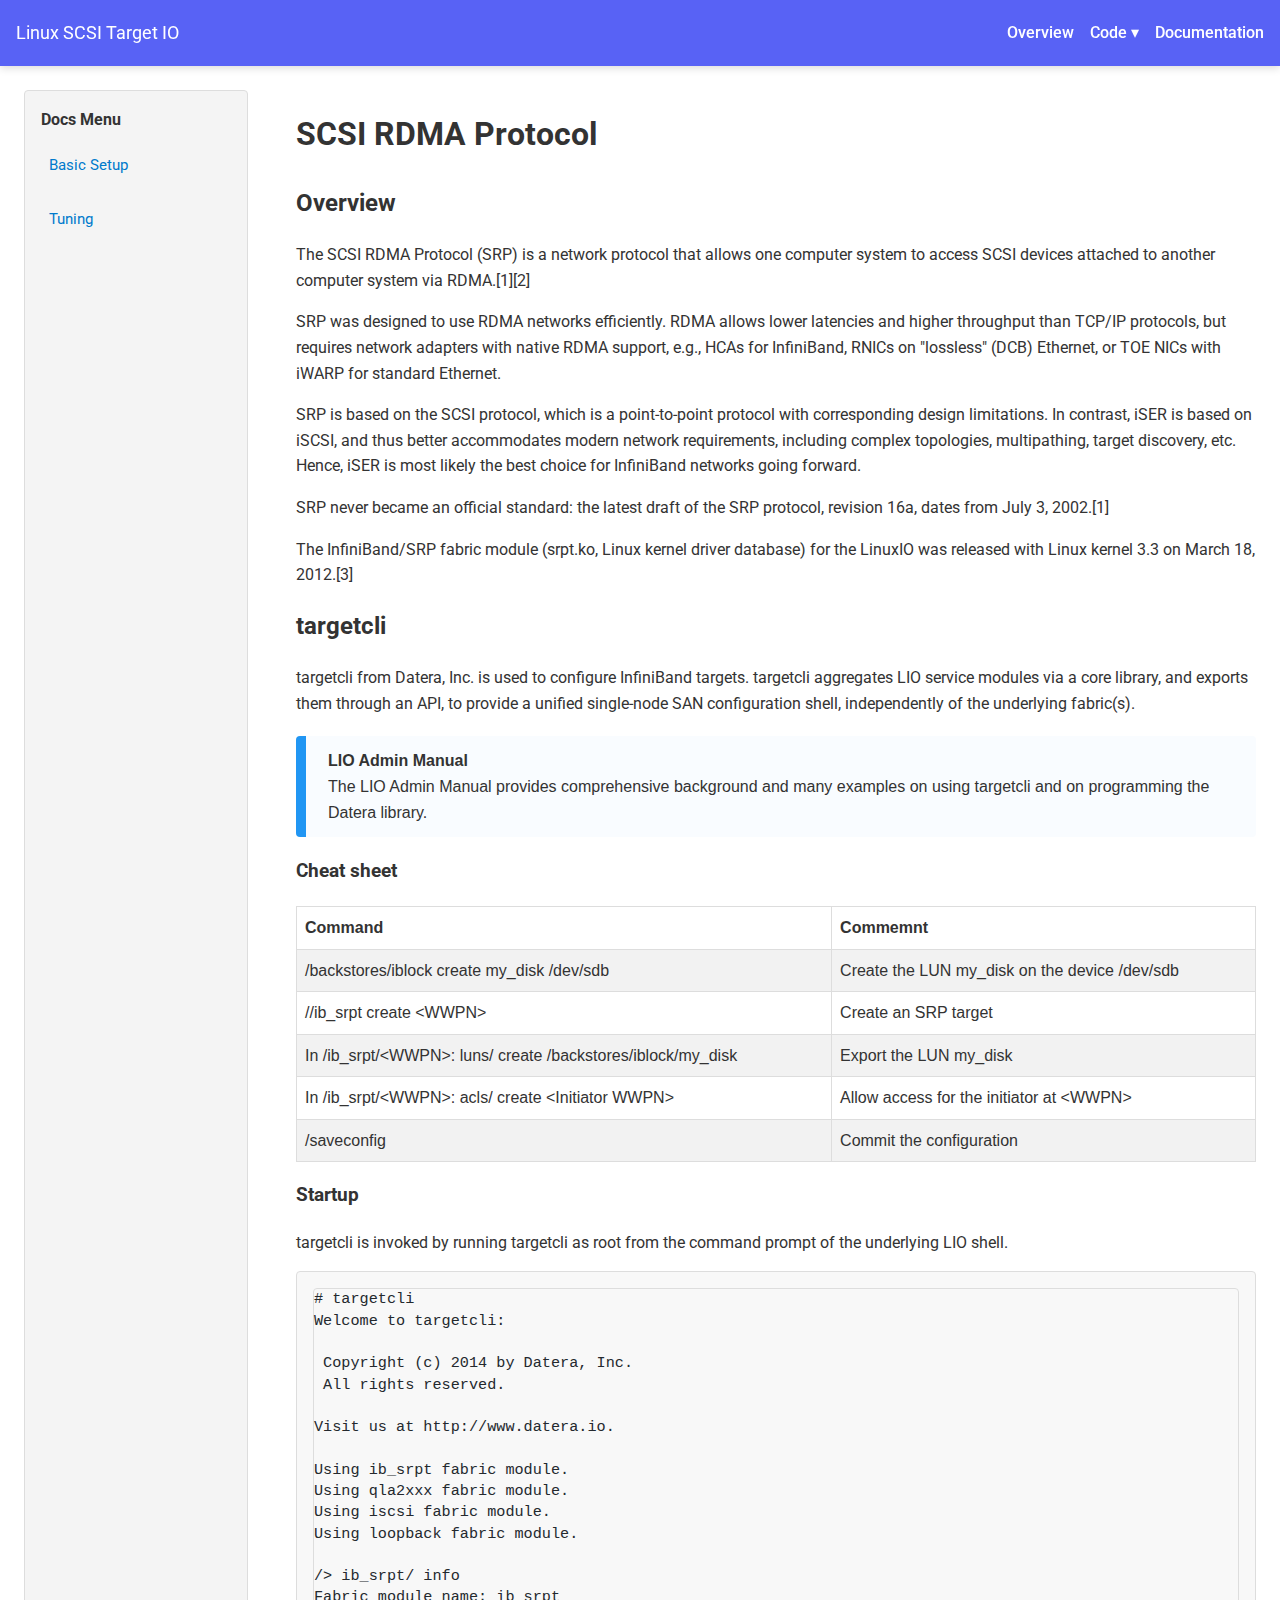
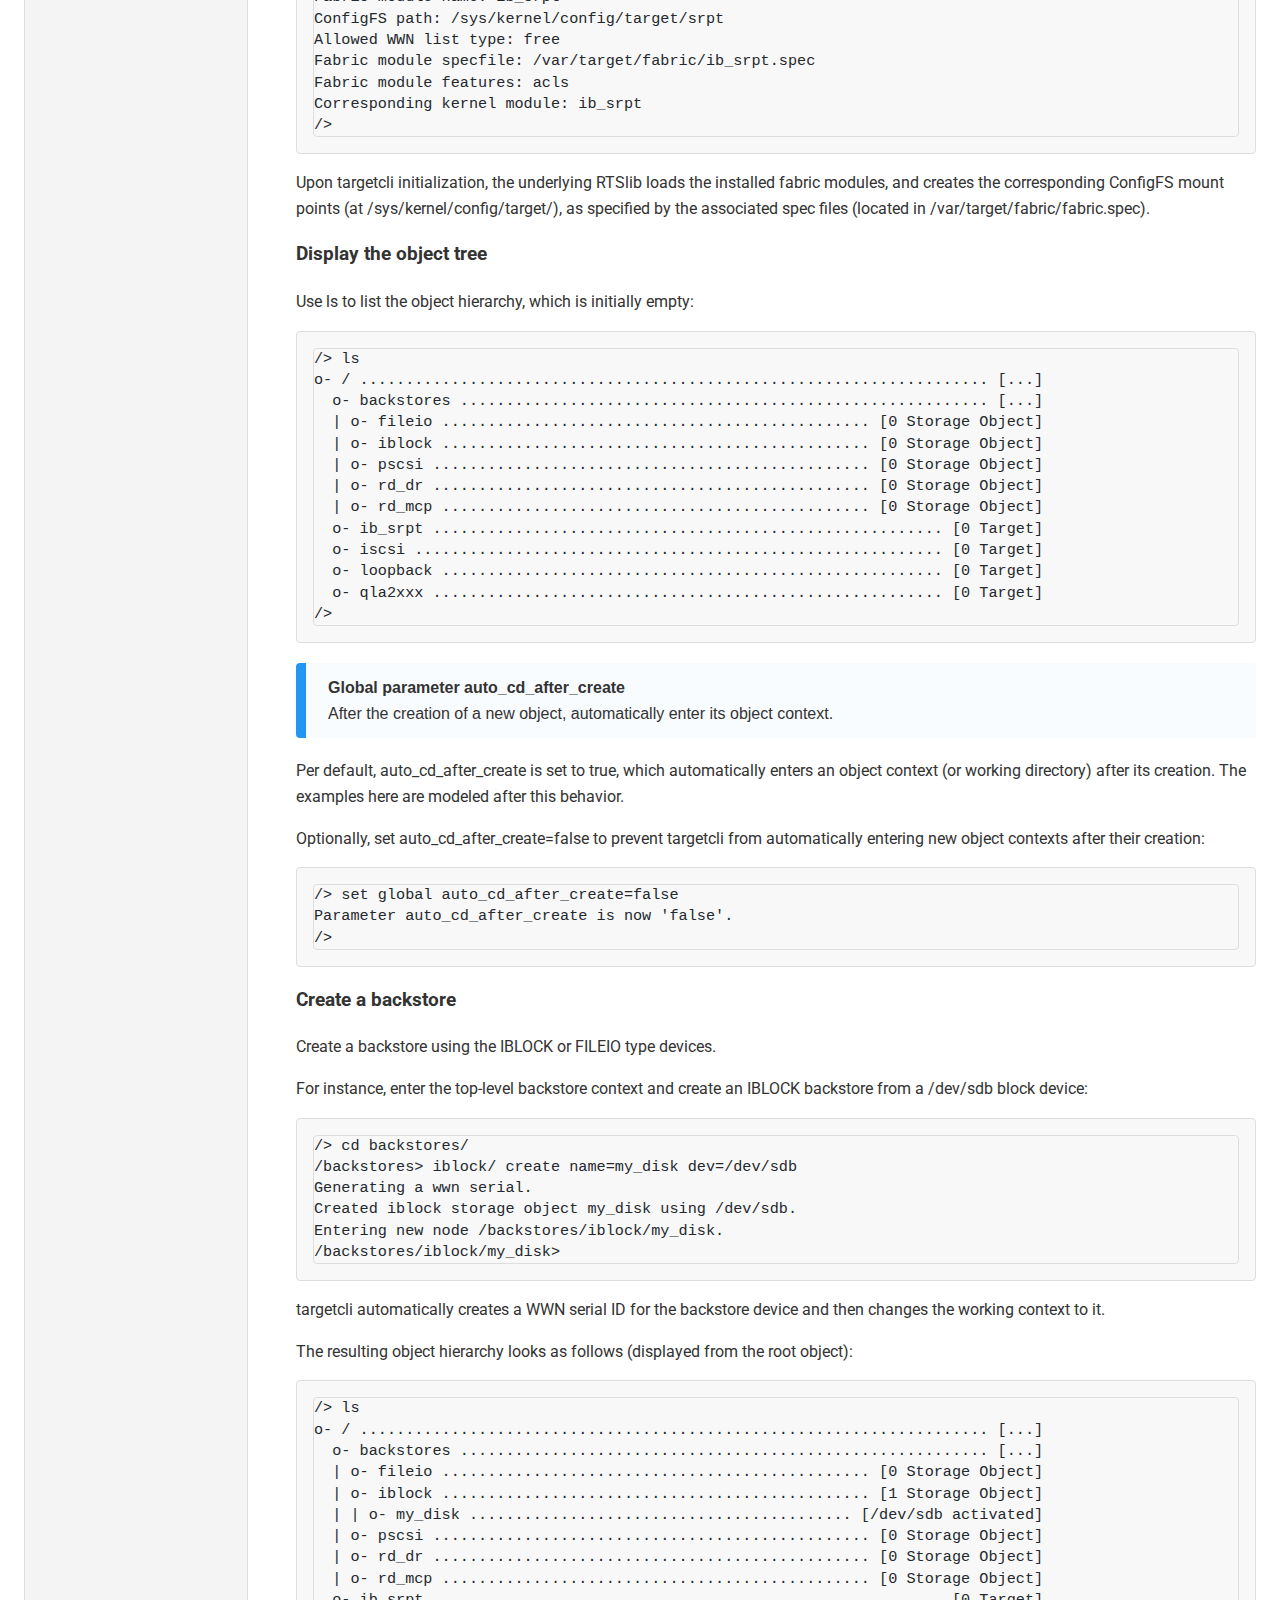
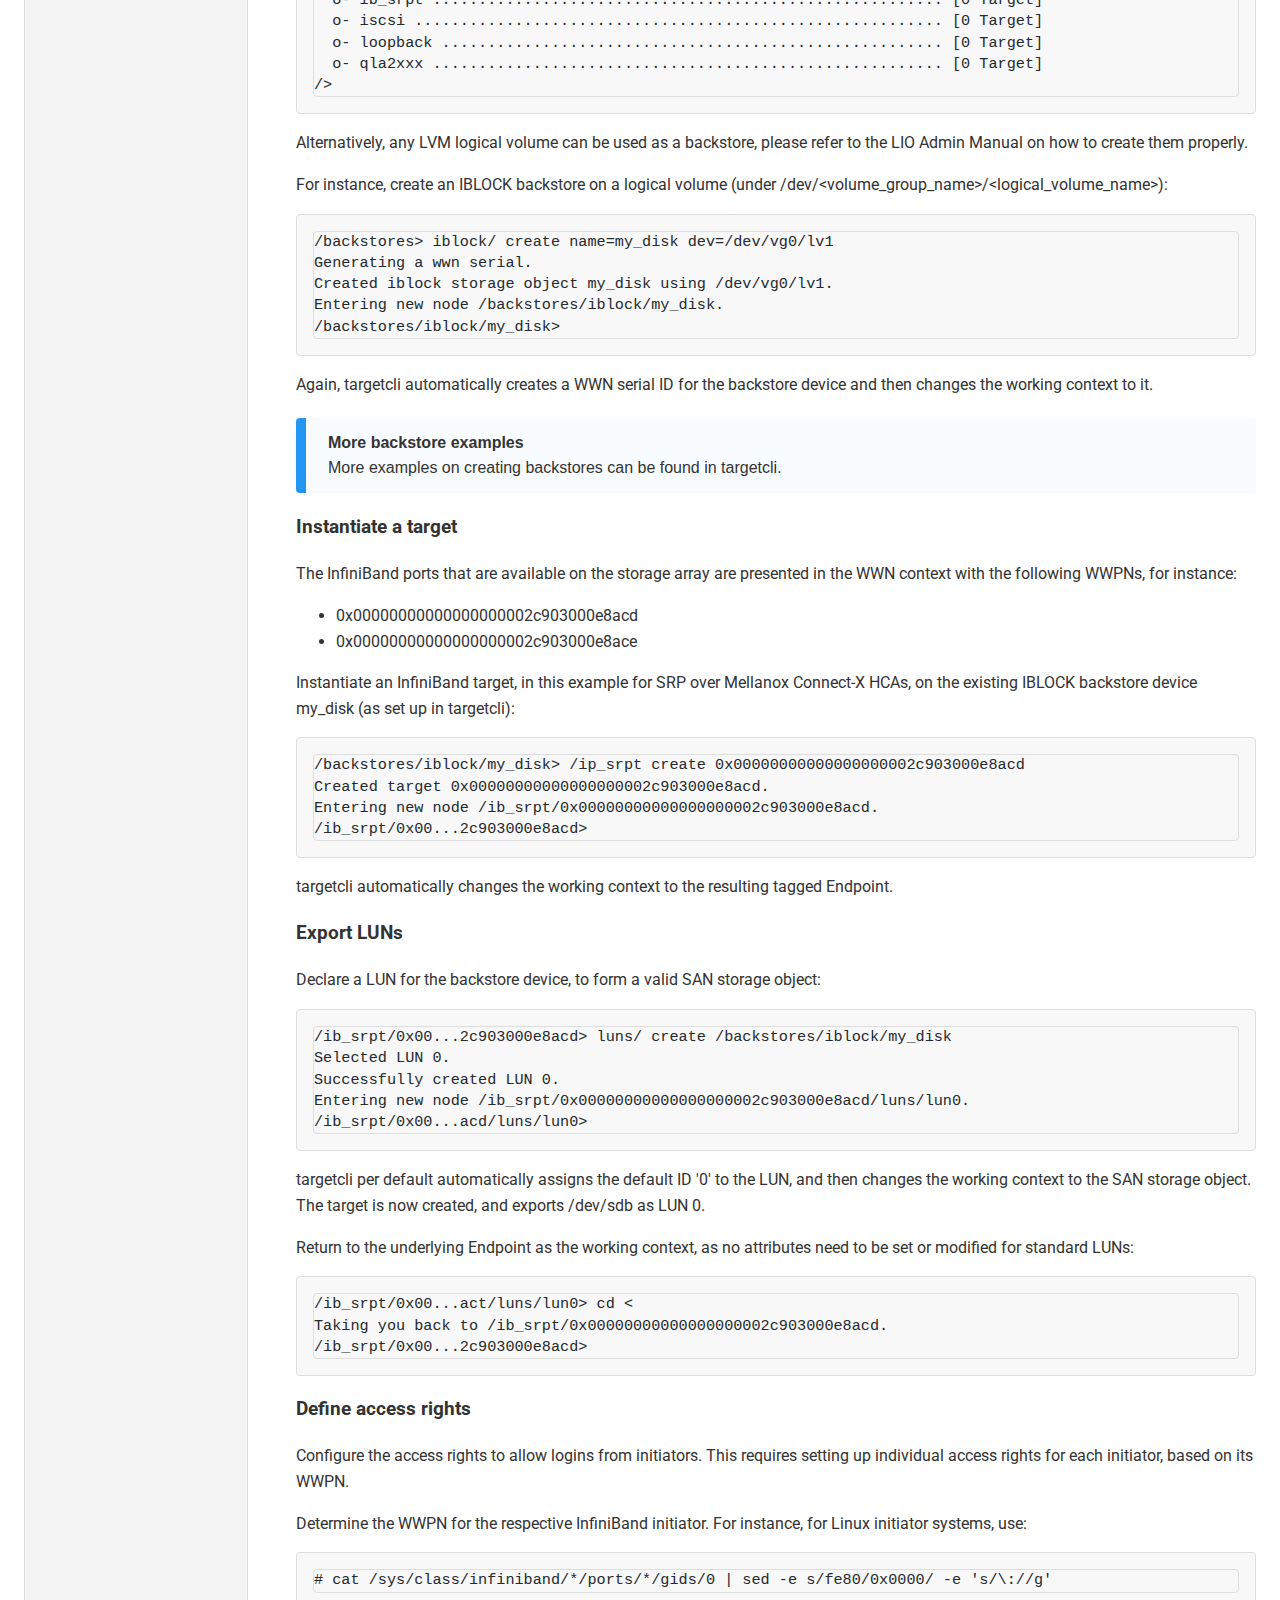
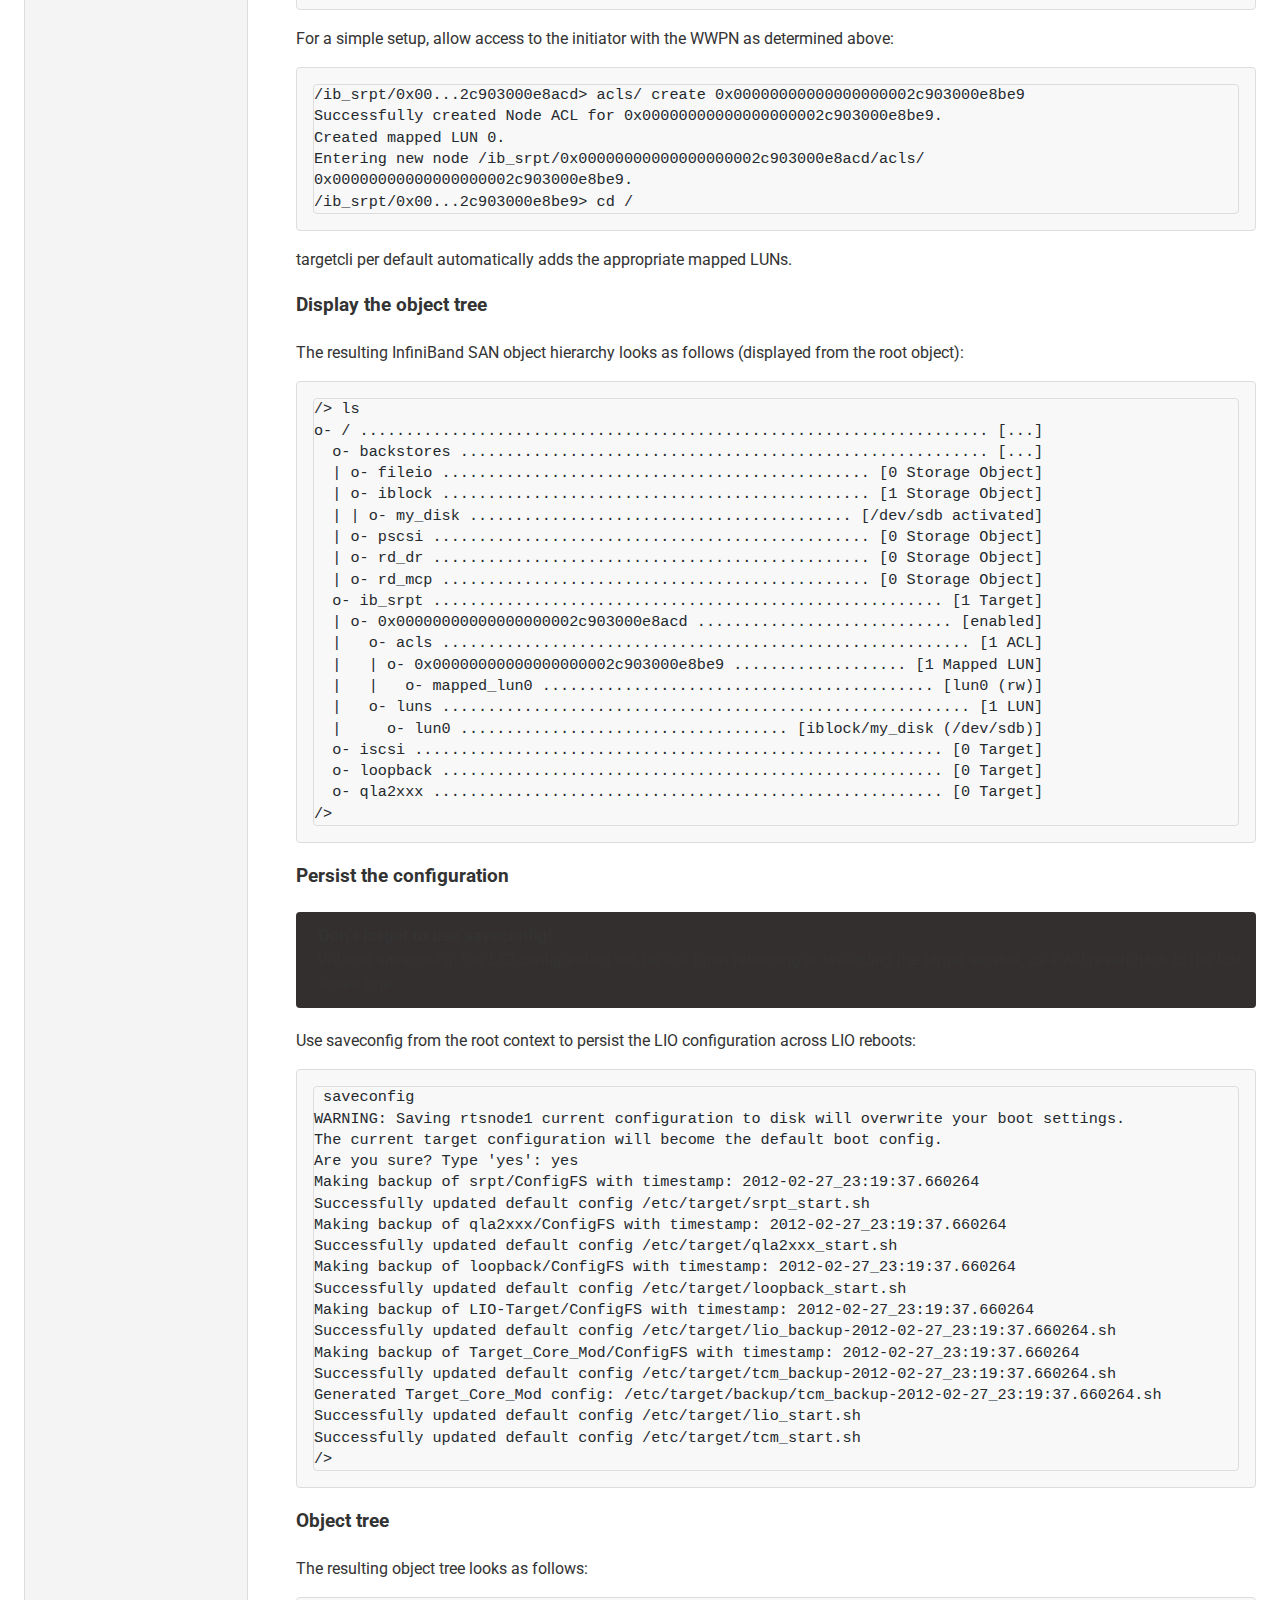
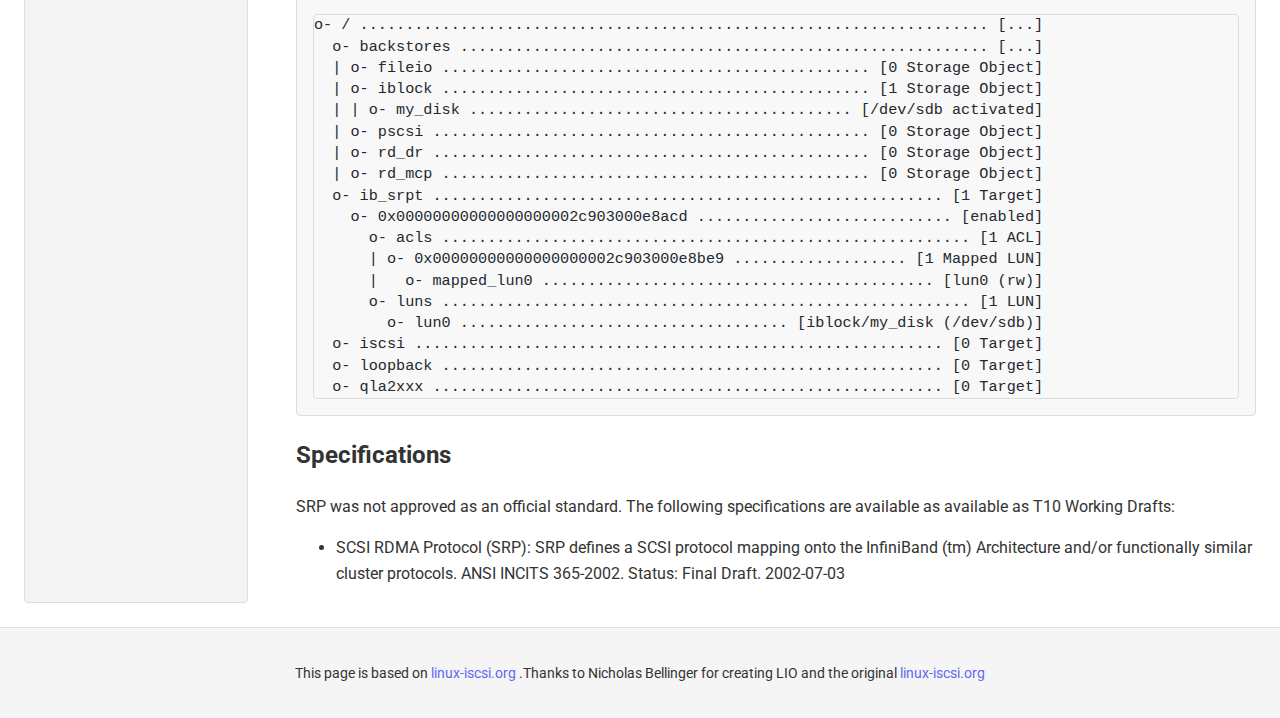
<file: basic-srp.html>
<!DOCTYPE html>
<html lang="en">
<head>
  <meta charset="UTF-8">
  <title>Linux-IO Documentation</title>
  <link href="https://fonts.googleapis.com/css2?family=Roboto&display=swap" rel="stylesheet">
  <link rel="stylesheet" href="css/style.css">
</head>
<body>
  <header>
    <div class="logo">
      <a href="basic-srp.html">Linux SCSI Target IO</a>
    </div>
    <nav>
    <ul>
      <li><a href="#overview">Overview</a></li>
        <li class="dropdown-parent">
        <a href="#" id="code-toggle">Code ▾</a>
    <ul class="dropdown">
    <li><a href="https://github.com/open-iscsi/targetcli-fb/">targetcli</a></li>
    <li><a href="https://github.com/open-iscsi/rtslib-fb/">rtslib</a></li>
    </ul>
</li>

      <li><a href="docs.html">Documentation</a></li>
    </ul>
  </nav>
  </header>

  <main>
    <aside class="sidebar">
      <h2>Docs Menu</h2>
      <ul>
        <li>
          <a href="#" class="dropdown-toggle" data-target="basic-dropdown">Basic Setup</a>
          <ul class="sidebar-dropdown" id="basic-dropdown">
            <li><a href="basic-iscsi.html">iSCSI</a></li>
            <li><a href="basic-vhost.html">vhost-scsi</a></li>
            <li><a href="basic-fcoe.html">FCoE</a></li>
            <li><a href="basic-fibre.html">Fibre Channel</a></li>
            <li><a href="basic-ibm-vscsi.html">IBM vSCSi (System P)</a></li>
            <li><a href="basic-iser.html">ISER (InfiniBand)</a></li>
            <li><a href="basic-loopback.html">Loopback</a></li>
            <li><a href="basic-srp.html">SRP (Infiniband)</a></li>
          </ul>
        </li>
        <li>
          <a href="#" class="dropdown-toggle" data-target="tuning-dropdown">Tuning</a>
          <ul class="sidebar-dropdown" id="tuning-dropdown">
            <li><a href="tuning-iscsi.html">iSCSI</a></li>
            <li><a href="tuning-vhost.html">vhost-scsi</a></li>
          </ul>
        </li>
      </ul>
    </aside>
<section class="content">
<h1>SCSI RDMA Protocol</h1>
<h2>Overview</h2>
<p>The SCSI RDMA Protocol (SRP) is a network protocol that allows one computer system to access SCSI devices attached to another computer system via RDMA.[1][2]

</p>
<p>SRP was designed to use RDMA networks efficiently. RDMA allows lower latencies and higher throughput than TCP/IP protocols, but requires network adapters with native RDMA support, e.g., HCAs for InfiniBand, RNICs on "lossless" (DCB) Ethernet, or TOE NICs with iWARP for standard Ethernet.

</p>
<p>SRP is based on the SCSI protocol, which is a point-to-point protocol with corresponding design limitations. In contrast, iSER is based on iSCSI, and thus better accommodates modern network requirements, including complex topologies, multipathing, target discovery, etc. Hence, iSER is most likely the best choice for InfiniBand networks going forward.

</p>
<p>SRP never became an official standard: the latest draft of the SRP protocol, revision 16a, dates from July 3, 2002.[1]

</p>
<p>The InfiniBand/SRP fabric module (srpt.ko, Linux kernel driver database) for the LinuxIO was released with Linux kernel 3.3 on March 18, 2012.[3]

</p>
<h2>targetcli</h2>
<p>targetcli from Datera, Inc. is used to configure InfiniBand targets. targetcli aggregates LIO service modules via a core library, and exports them through an API, to provide a unified single-node SAN configuration shell, independently of the underlying fabric(s).

</p>
<div class="info-box">
  <span class="info-icon"></span>
  <div class="info-text">
    <strong>LIO Admin Manual</strong><br>
The LIO Admin Manual provides comprehensive background and many examples on using targetcli and on programming the Datera library.
  </div>
</div>
<h3>Cheat sheet</h3>
<table>
  <tr>
    <th>Command</th>
    <th>Commemnt</th>
  </tr>
  <tr>
    <td>/backstores/iblock create my_disk /dev/sdb	</td>
    <td>Create the LUN my_disk on the device /dev/sdb</td>
  </tr>
  <tr>
    <td>//ib_srpt create &lt;WWPN&gt;	</td>
    <td>Create an SRP target</td>
  </tr>
  <tr>
    <td>In /ib_srpt/&lt;WWPN&gt;:
luns/ create /backstores/iblock/my_disk</td>
    <td>Export the LUN my_disk</td>
  </tr>
  <tr>
    <td>In  /ib_srpt/&lt;WWPN&gt;:
acls/ create &lt;Initiator WWPN&gt;</td>
<td>Allow access for the initiator at &lt;WWPN&gt;
</td>
  </tr>
  <tr>
    <td>/saveconfig	</td>
<td>Commit the configuration</td>

</table>

<h3>Startup</h3>
<p>targetcli is invoked by running targetcli as root from the command prompt of the underlying LIO shell.

</p>
<pre><code># targetcli
Welcome to targetcli:

 Copyright (c) 2014 by Datera, Inc.
 All rights reserved.

Visit us at http://www.datera.io.

Using ib_srpt fabric module.
Using qla2xxx fabric module.
Using iscsi fabric module.
Using loopback fabric module.

/> ib_srpt/ info
Fabric module name: ib_srpt
ConfigFS path: /sys/kernel/config/target/srpt
Allowed WWN list type: free
Fabric module specfile: /var/target/fabric/ib_srpt.spec
Fabric module features: acls
Corresponding kernel module: ib_srpt
/></code></pre>
<p>Upon targetcli initialization, the underlying RTSlib loads the installed fabric modules, and creates the corresponding ConfigFS mount points (at /sys/kernel/config/target/<fabric>), as specified by the associated spec files (located in /var/target/fabric/fabric.spec).

</p>
<h3>Display the object tree
</h3>
<p>Use ls to list the object hierarchy, which is initially empty:

</p>
<pre><code>/> ls
o- / ..................................................................... [...]
  o- backstores .......................................................... [...]
  | o- fileio ............................................... [0 Storage Object]
  | o- iblock ............................................... [0 Storage Object]
  | o- pscsi ................................................ [0 Storage Object]
  | o- rd_dr ................................................ [0 Storage Object]
  | o- rd_mcp ............................................... [0 Storage Object]
  o- ib_srpt ........................................................ [0 Target]
  o- iscsi .......................................................... [0 Target]
  o- loopback ....................................................... [0 Target]
  o- qla2xxx ........................................................ [0 Target]
/>
</code></pre>
<div class="info-box">
  <span class="info-icon"></span>
  <div class="info-text">
    <strong>Global parameter auto_cd_after_create</strong><br>
After the creation of a new object, automatically enter its object context.
  </div>
</div>
<p>Per default, auto_cd_after_create is set to true, which automatically enters an object context (or working directory) after its creation. The examples here are modeled after this behavior.

</p>
<p>Optionally, set auto_cd_after_create=false to prevent targetcli from automatically entering new object contexts after their creation:

</p>
<pre><code>/> set global auto_cd_after_create=false
Parameter auto_cd_after_create is now 'false'.
/></code></pre>
<h3>Create a backstore</h3>
<p>Create a backstore using the IBLOCK or FILEIO type devices.

</p>
<p>For instance, enter the top-level backstore context and create an IBLOCK backstore from a /dev/sdb block device:

</p>
<pre><code>/> cd backstores/
/backstores> iblock/ create name=my_disk dev=/dev/sdb
Generating a wwn serial.
Created iblock storage object my_disk using /dev/sdb.
Entering new node /backstores/iblock/my_disk.
/backstores/iblock/my_disk></code></pre>
<p>targetcli automatically creates a WWN serial ID for the backstore device and then changes the working context to it.

</p>
<p>The resulting object hierarchy looks as follows (displayed from the root object):

</p>
<pre><code>/> ls
o- / ..................................................................... [...]
  o- backstores .......................................................... [...]
  | o- fileio ............................................... [0 Storage Object]
  | o- iblock ............................................... [1 Storage Object]
  | | o- my_disk .......................................... [/dev/sdb activated]
  | o- pscsi ................................................ [0 Storage Object]
  | o- rd_dr ................................................ [0 Storage Object]
  | o- rd_mcp ............................................... [0 Storage Object]
  o- ib_srpt ........................................................ [0 Target]
  o- iscsi .......................................................... [0 Target]
  o- loopback ....................................................... [0 Target]
  o- qla2xxx ........................................................ [0 Target]
/></code></pre>
<p>Alternatively, any LVM logical volume can be used as a backstore, please refer to the LIO Admin Manual on how to create them properly.

</p>
<p>For instance, create an IBLOCK backstore on a logical volume (under /dev/&lt;volume_group_name&gt;/&lt;logical_volume_name&gt;):

</p>
<pre><code>/backstores> iblock/ create name=my_disk dev=/dev/vg0/lv1
Generating a wwn serial.
Created iblock storage object my_disk using /dev/vg0/lv1.
Entering new node /backstores/iblock/my_disk.
/backstores/iblock/my_disk>
</code></pre>
<p>Again, targetcli automatically creates a WWN serial ID for the backstore device and then changes the working context to it.

</p>
<div class="info-box">
  <span class="info-icon"></span>
  <div class="info-text">
    <strong>More backstore examples</strong><br>
More examples on creating backstores can be found in targetcli.
  </div>
</div>
<h3>Instantiate a target
</h3>
<p>The InfiniBand ports that are available on the storage array are presented in the WWN context with the following WWPNs, for instance:

</p>
<ul>
  <li>0x00000000000000000002c903000e8acd
</li>
<li>0x00000000000000000002c903000e8ace</li>
</ul>
<p>Instantiate an InfiniBand target, in this example for SRP over Mellanox Connect-X HCAs, on the existing IBLOCK backstore device my_disk (as set up in targetcli):

</p>
<pre><code>/backstores/iblock/my_disk> /ip_srpt create 0x00000000000000000002c903000e8acd
Created target 0x00000000000000000002c903000e8acd.
Entering new node /ib_srpt/0x00000000000000000002c903000e8acd.
/ib_srpt/0x00...2c903000e8acd></code></pre>
<p>targetcli automatically changes the working context to the resulting tagged Endpoint.

</p>
<h3>Export LUNs</h3>
<p>Declare a LUN for the backstore device, to form a valid SAN storage object:

</p>
<pre><code>/ib_srpt/0x00...2c903000e8acd> luns/ create /backstores/iblock/my_disk
Selected LUN 0.
Successfully created LUN 0.
Entering new node /ib_srpt/0x00000000000000000002c903000e8acd/luns/lun0.
/ib_srpt/0x00...acd/luns/lun0>
</code></pre>
<p>targetcli per default automatically assigns the default ID '0' to the LUN, and then changes the working context to the SAN storage object. The target is now created, and exports /dev/sdb as LUN 0.

</p>
<p>Return to the underlying Endpoint as the working context, as no attributes need to be set or modified for standard LUNs:

</p>
<pre><code>/ib_srpt/0x00...act/luns/lun0> cd <
Taking you back to /ib_srpt/0x00000000000000000002c903000e8acd.
/ib_srpt/0x00...2c903000e8acd></code></pre>
<h3>Define access rights</h3>
<p>Configure the access rights to allow logins from initiators. This requires setting up individual access rights for each initiator, based on its WWPN.

</p>
<p>Determine the WWPN for the respective InfiniBand initiator. For instance, for Linux initiator systems, use:

</p>
<pre><code># cat /sys/class/infiniband/*/ports/*/gids/0 | sed -e s/fe80/0x0000/ -e 's/\://g'
</code></pre>
<p>For a simple setup, allow access to the initiator with the WWPN as determined above:

</p>
<pre><code>/ib_srpt/0x00...2c903000e8acd> acls/ create 0x00000000000000000002c903000e8be9
Successfully created Node ACL for 0x00000000000000000002c903000e8be9.
Created mapped LUN 0.
Entering new node /ib_srpt/0x00000000000000000002c903000e8acd/acls/
0x00000000000000000002c903000e8be9.
/ib_srpt/0x00...2c903000e8be9> cd /</code></pre>
<p>targetcli per default automatically adds the appropriate mapped LUNs.

</p>
<h3>Display the object tree
</h3>
<p>The resulting InfiniBand SAN object hierarchy looks as follows (displayed from the root object):

</p>
<pre><code>/> ls
o- / ..................................................................... [...]
  o- backstores .......................................................... [...]
  | o- fileio ............................................... [0 Storage Object]
  | o- iblock ............................................... [1 Storage Object]
  | | o- my_disk .......................................... [/dev/sdb activated]
  | o- pscsi ................................................ [0 Storage Object]
  | o- rd_dr ................................................ [0 Storage Object]
  | o- rd_mcp ............................................... [0 Storage Object]
  o- ib_srpt ........................................................ [1 Target]
  | o- 0x00000000000000000002c903000e8acd ............................ [enabled]
  |   o- acls .......................................................... [1 ACL]
  |   | o- 0x00000000000000000002c903000e8be9 ................... [1 Mapped LUN]
  |   |   o- mapped_lun0 ........................................... [lun0 (rw)]
  |   o- luns .......................................................... [1 LUN]
  |     o- lun0 .................................... [iblock/my_disk (/dev/sdb)]
  o- iscsi .......................................................... [0 Target]
  o- loopback ....................................................... [0 Target]
  o- qla2xxx ........................................................ [0 Target]
/></code></pre>
<h3>Persist the configuration
</h3>
<div class="warning-box">
  <span class="warning-icon"></span>
  <div class="warning-text">
    <strong>Don't forget to use saveconfig!</strong><br>
Without saveconfig, the LIO configuration will be lost upon rebooting or unloading the target service, as it will revert back to the last saved one.
  </div>
</div>
<p>Use saveconfig from the root context to persist the LIO configuration across LIO reboots:

</p>
<pre><code/> saveconfig
WARNING: Saving rtsnode1 current configuration to disk will overwrite your boot settings.
The current target configuration will become the default boot config.
Are you sure? Type 'yes': yes
Making backup of srpt/ConfigFS with timestamp: 2012-02-27_23:19:37.660264
Successfully updated default config /etc/target/srpt_start.sh
Making backup of qla2xxx/ConfigFS with timestamp: 2012-02-27_23:19:37.660264
Successfully updated default config /etc/target/qla2xxx_start.sh
Making backup of loopback/ConfigFS with timestamp: 2012-02-27_23:19:37.660264
Successfully updated default config /etc/target/loopback_start.sh
Making backup of LIO-Target/ConfigFS with timestamp: 2012-02-27_23:19:37.660264
Successfully updated default config /etc/target/lio_backup-2012-02-27_23:19:37.660264.sh
Making backup of Target_Core_Mod/ConfigFS with timestamp: 2012-02-27_23:19:37.660264
Successfully updated default config /etc/target/tcm_backup-2012-02-27_23:19:37.660264.sh
Generated Target_Core_Mod config: /etc/target/backup/tcm_backup-2012-02-27_23:19:37.660264.sh
Successfully updated default config /etc/target/lio_start.sh
Successfully updated default config /etc/target/tcm_start.sh
/></code></pre>
<h3>Object tree</h3>
<p>The resulting object tree looks as follows:

</p>
<pre><code>o- / ..................................................................... [...]
  o- backstores .......................................................... [...]
  | o- fileio ............................................... [0 Storage Object]
  | o- iblock ............................................... [1 Storage Object]
  | | o- my_disk .......................................... [/dev/sdb activated]
  | o- pscsi ................................................ [0 Storage Object]
  | o- rd_dr ................................................ [0 Storage Object]
  | o- rd_mcp ............................................... [0 Storage Object]
  o- ib_srpt ........................................................ [1 Target]
    o- 0x00000000000000000002c903000e8acd ............................ [enabled]
      o- acls .......................................................... [1 ACL]
      | o- 0x00000000000000000002c903000e8be9 ................... [1 Mapped LUN]
      |   o- mapped_lun0 ........................................... [lun0 (rw)]
      o- luns .......................................................... [1 LUN]
        o- lun0 .................................... [iblock/my_disk (/dev/sdb)]
  o- iscsi .......................................................... [0 Target]
  o- loopback ....................................................... [0 Target]
  o- qla2xxx ........................................................ [0 Target]</code></pre>
<h2>Specifications
</h2>
<p>SRP was not approved as an official standard. The following specifications are available as available as T10 Working Drafts:

</p>
<ul>
  <li>SCSI RDMA Protocol (SRP): SRP defines a SCSI protocol mapping onto the InfiniBand (tm) Architecture and/or functionally similar cluster protocols. ANSI INCITS 365-2002. Status: Final Draft. 2002-07-03
</li>
</ul>
</section>

  </main>

  <script>
    document.querySelectorAll('.dropdown-toggle').forEach(toggle => {
      toggle.addEventListener('click', function(e) {
        e.preventDefault();
        const targetId = this.getAttribute('data-target');
        const dropdown = document.getElementById(targetId);
        dropdown.classList.toggle('open');
      });
    });
    const toggle = document.getElementById('code-toggle');
  const dropdown = document.querySelector('header nav .dropdown');
  document.addEventListener('click', (e) => {
    if (toggle && toggle.contains(e.target)) {
      e.preventDefault();
      dropdown.classList.toggle('open');
    } else if (dropdown && !dropdown.contains(e.target)) {
      dropdown.classList.remove('open');
    }
  });
  </script>
  <footer>
    <p>This page is based on
      <a href="linux-iscsi.org" target="_blank">
        linux-iscsi.org
      </a>
      .Thanks to Nicholas Bellinger for creating LIO and the original <a href="linux-iscsi.org" target="_blank">
        linux-iscsi.org
      </a>
    </p>
  </footer>
 
</body>
</html>
</file>
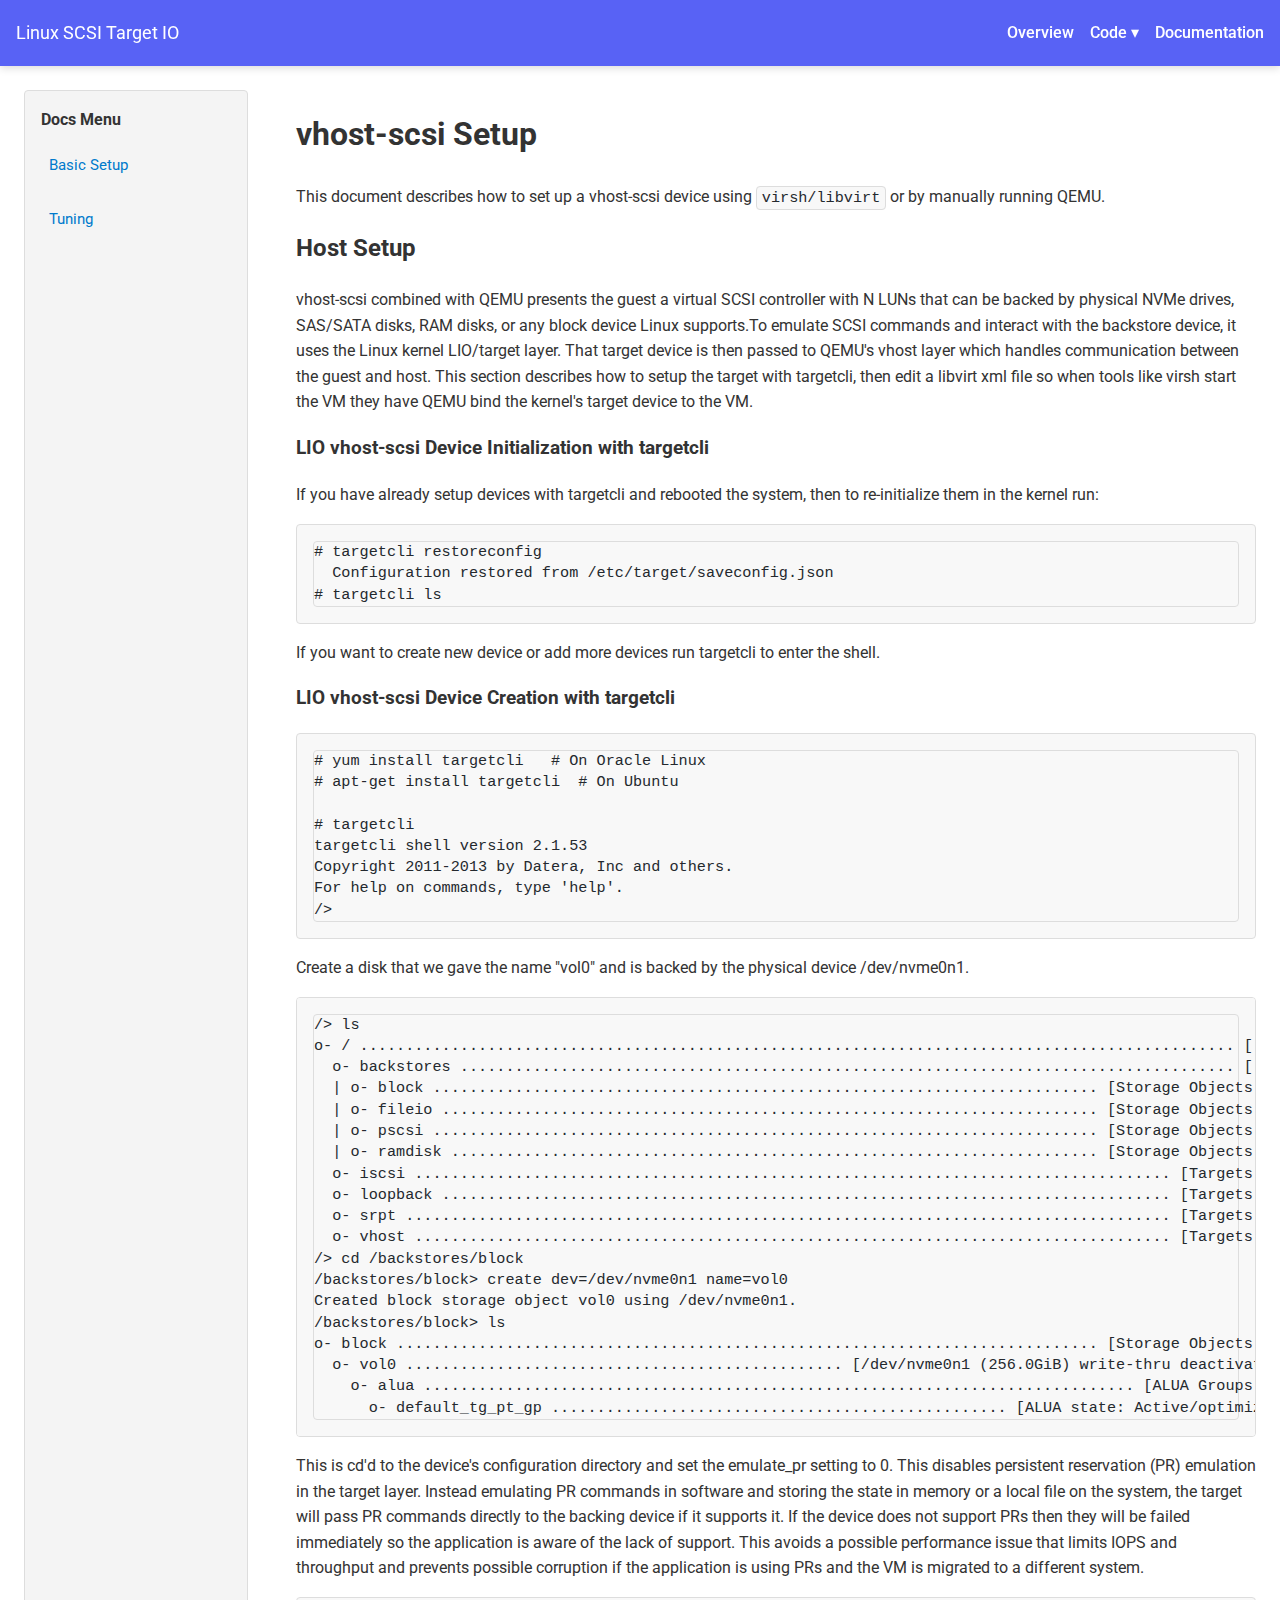
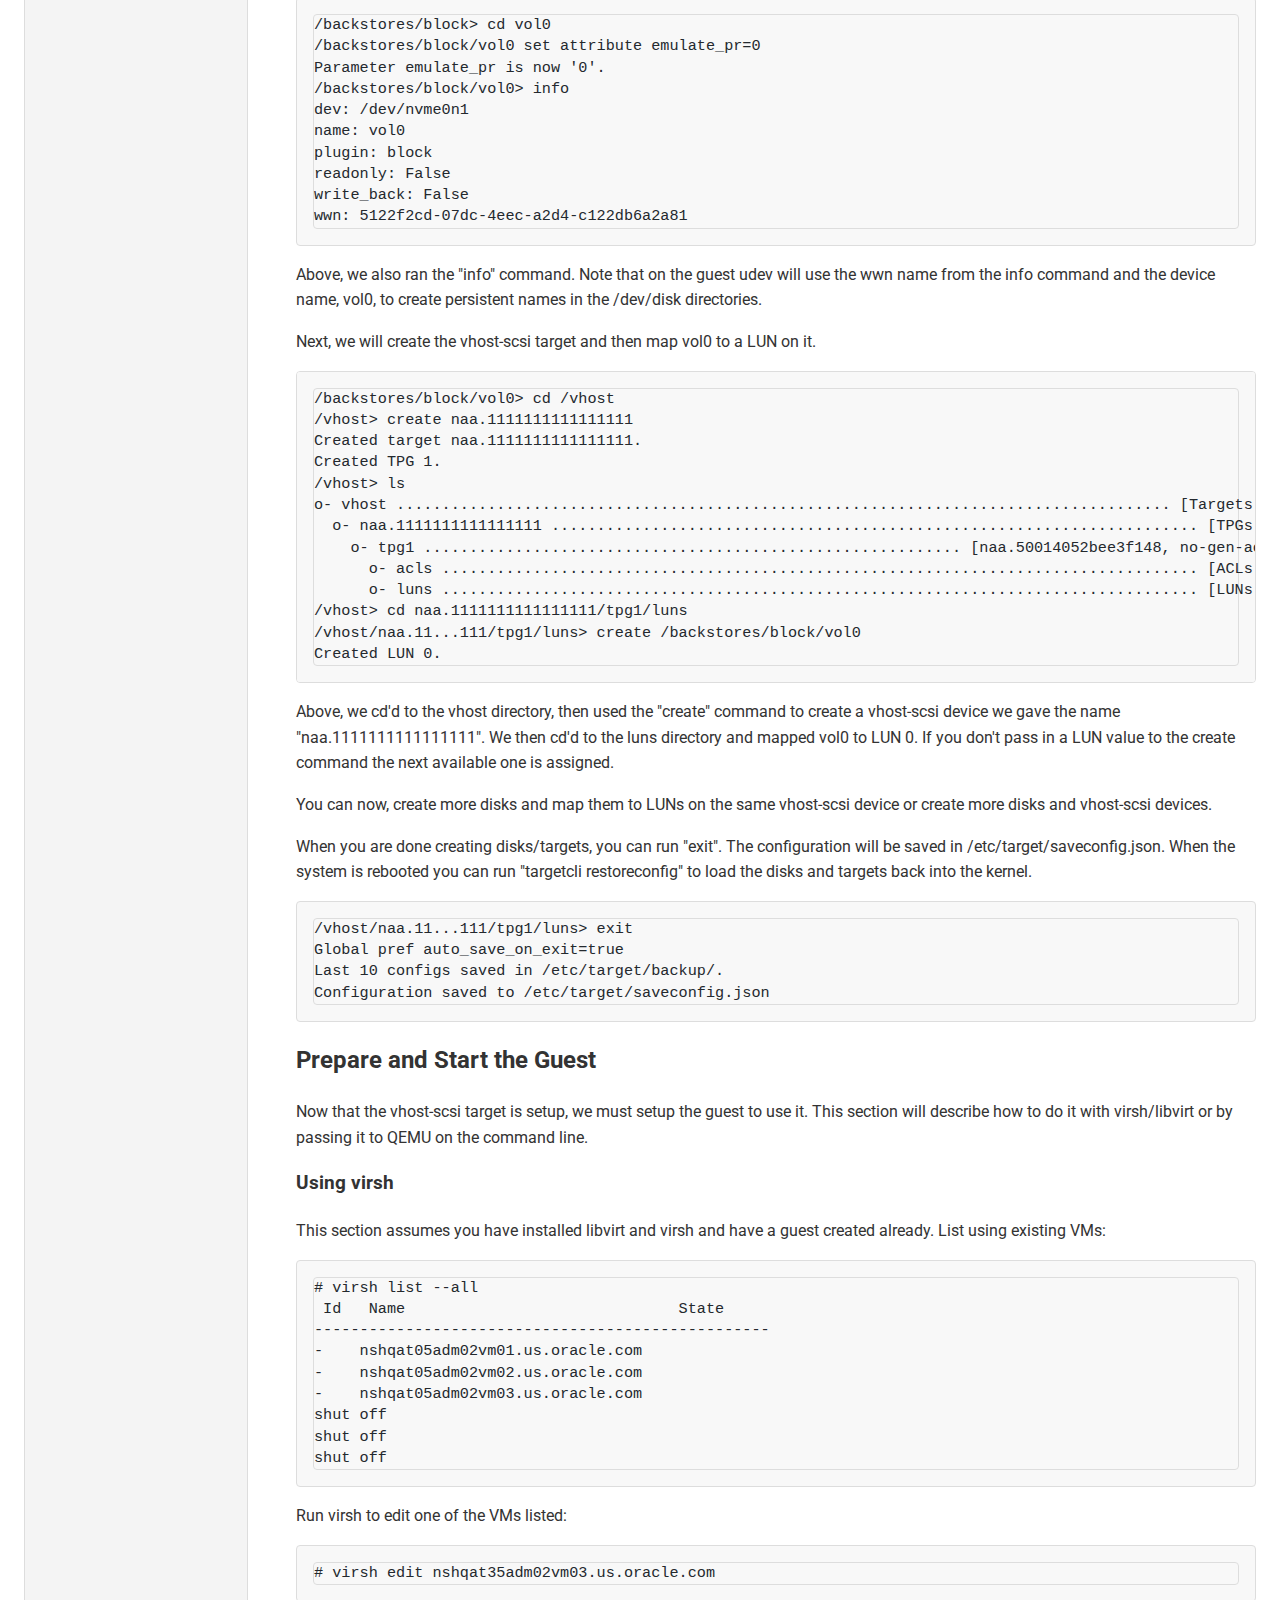
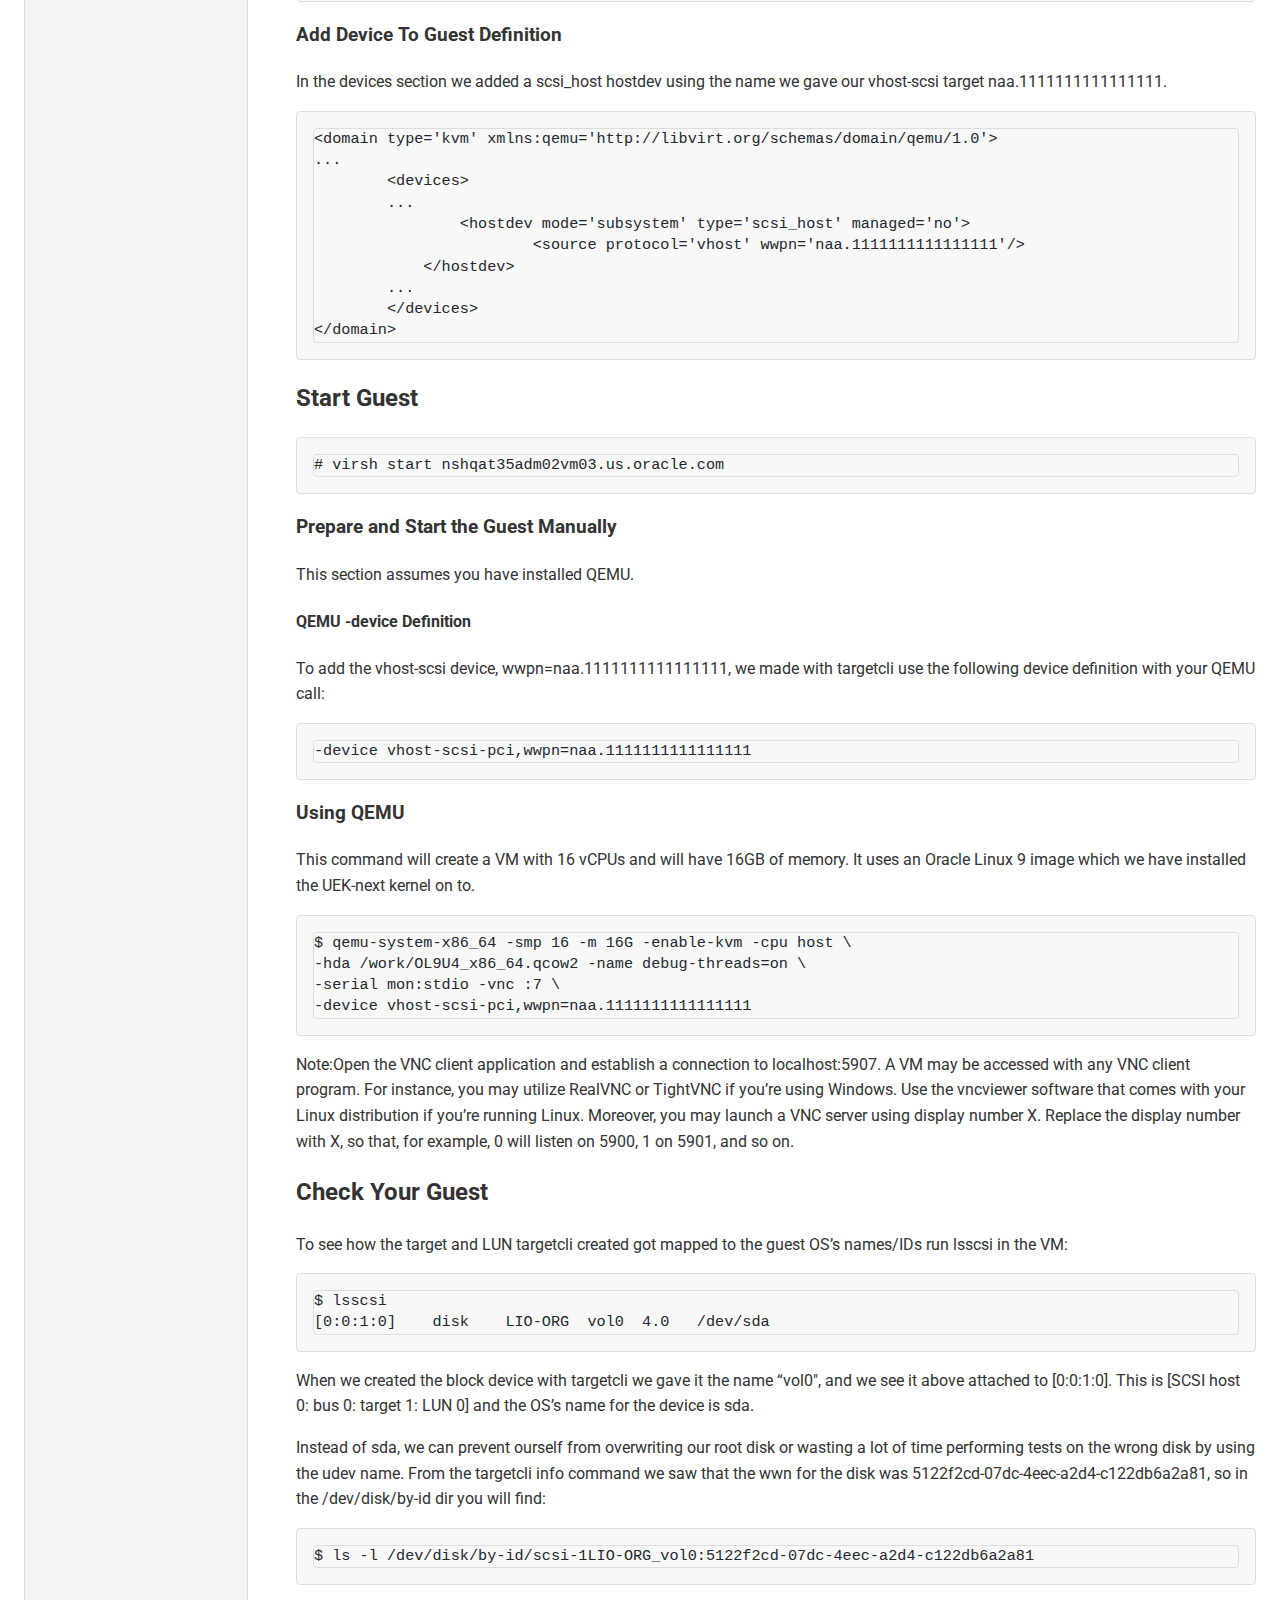
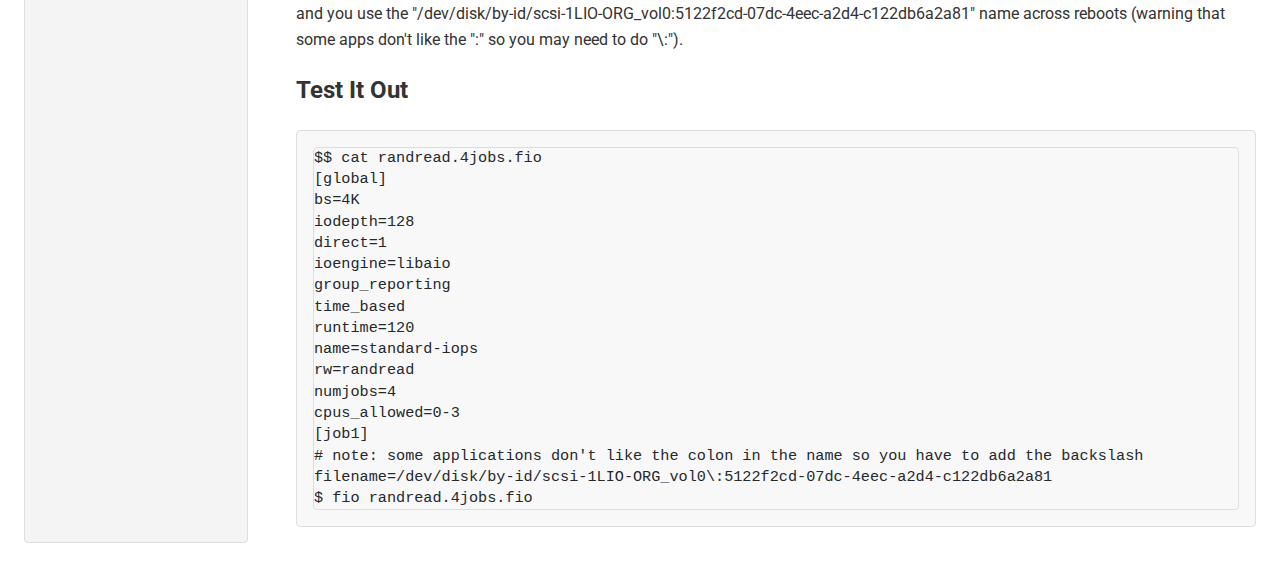
<file: basic-vhost.html>
<!DOCTYPE html>
<html lang="en">
<head>
  <meta charset="UTF-8">
  <title>Linux-IO Documentation</title>
  <link href="https://fonts.googleapis.com/css2?family=Roboto&display=swap" rel="stylesheet">
  <link rel="stylesheet" href="css/style.css">
</head>
<body>
  <header>
    <div class="logo">
      <a href="index.html">Linux SCSI Target IO</a>
    </div>
    <nav>
    <ul>
      <li><a href="#overview">Overview</a></li>
        <li class="dropdown-parent">
        <a href="#" id="code-toggle">Code ▾</a>
    <ul class="dropdown">
    <li><a href="https://github.com/open-iscsi/targetcli-fb/">targetcli</a></li>
    <li><a href="https://github.com/open-iscsi/rtslib-fb/">rtslib</a></li>
    </ul>
</li>

      <li><a href="docs.html">Documentation</a></li>
    </ul>
  </nav>
  </header>

  <main>
    <aside class="sidebar">
      <h2>Docs Menu</h2>
      <ul>
        <li>
          <a href="#" class="dropdown-toggle" data-target="basic-dropdown">Basic Setup</a>
          <ul class="sidebar-dropdown" id="basic-dropdown">
            <li><a href="basic-iscsi.html">iSCSI</a></li>
            <li><a href="basic-vhost.html">vhost-scsi</a></li>
            <li><a href="basic-fcoe.html">FCoE</a></li>
            <li><a href="basic-fibre.html">Fibre Channel</a></li>
            <li><a href="basic-ibm-vscsi.html">IBM vSCSi (System P)</a></li>
            <li><a href="basic-iser.html">ISER (InfiniBand)</a></li>
            <li><a href="basic-loopback.html">Loopback</a></li>
            <li><a href="basic-srp.html">SRP (Infiniband)</a></li>
          </ul>
        </li>
        <li>
          <a href="#" class="dropdown-toggle" data-target="tuning-dropdown">Tuning</a>
          <ul class="sidebar-dropdown" id="tuning-dropdown">
            <li><a href="tuning-vhost.html">vhost-scsi</a></li>
          </ul>
        </li>
      </ul>
    </aside>
<section class="content">
     <h1>vhost-scsi Setup</h1>
<p>This document describes how to set up a vhost-scsi device using <code>virsh/libvirt</code> or by manually running QEMU.</p>


<h2>Host Setup</h2>
<p>vhost-scsi combined with QEMU presents the guest a virtual SCSI controller with N LUNs that can be backed by physical NVMe drives, SAS/SATA disks, RAM disks, or any block device Linux supports.To emulate SCSI commands and interact with the backstore device, it uses the Linux kernel LIO/target layer. That target device is then passed to QEMU's vhost layer which handles communication between the guest and host. This section describes how to setup the target with targetcli, then edit a libvirt xml file so when tools like virsh start the VM they have QEMU bind the kernel's target device to the VM.</p>

<h3>LIO vhost-scsi Device Initialization with targetcli</h3>
<p>If you have already setup devices with targetcli and rebooted the system, then to re-initialize them in the kernel run:</p>
<pre><code># targetcli restoreconfig
  Configuration restored from /etc/target/saveconfig.json
# targetcli ls
</code></pre>
<p>If you want to create new device or add more devices run targetcli to enter the shell.</p>

<h3>LIO vhost-scsi Device Creation with targetcli</h3>
<pre><code># yum install targetcli   # On Oracle Linux
# apt-get install targetcli  # On Ubuntu

# targetcli
targetcli shell version 2.1.53
Copyright 2011-2013 by Datera, Inc and others.
For help on commands, type 'help'.
/>
</code></pre>

<p>Create a disk that we gave the name "vol0" and is backed by the physical device /dev/nvme0n1.</p>
<pre><code>/> ls
o- / ................................................................................................ [...]
  o- backstores ..................................................................................... [...]
  | o- block ......................................................................... [Storage Objects: 0]
  | o- fileio ........................................................................ [Storage Objects: 0]
  | o- pscsi ......................................................................... [Storage Objects: 0]
  | o- ramdisk ....................................................................... [Storage Objects: 0]
  o- iscsi ................................................................................... [Targets: 0]
  o- loopback ................................................................................ [Targets: 0]
  o- srpt .................................................................................... [Targets: 0]
  o- vhost ................................................................................... [Targets: 0]
/> cd /backstores/block
/backstores/block> create dev=/dev/nvme0n1 name=vol0
Created block storage object vol0 using /dev/nvme0n1.
/backstores/block> ls
o- block ............................................................................. [Storage Objects: 1]
  o- vol0 ................................................ [/dev/nvme0n1 (256.0GiB) write-thru deactivated]
    o- alua .............................................................................. [ALUA Groups: 1]
      o- default_tg_pt_gp .................................................. [ALUA state: Active/optimized]
</code></pre>
<p>This is cd'd to the device's configuration directory and set the emulate_pr setting to 0. This disables persistent reservation (PR) emulation in the target layer. Instead emulating PR commands in software and storing the state in memory or a local file on the system, the target will pass PR commands directly to the backing device if it supports it. If the device does not support PRs then they will be failed immediately so the application is aware of the lack of support. This avoids a possible performance issue that limits IOPS and throughput and prevents possible corruption if the application is using PRs and the VM is migrated to a different system.</p>
<pre><code>/backstores/block> cd vol0
/backstores/block/vol0 set attribute emulate_pr=0
Parameter emulate_pr is now '0'.
/backstores/block/vol0> info
dev: /dev/nvme0n1
name: vol0
plugin: block
readonly: False
write_back: False
wwn: 5122f2cd-07dc-4eec-a2d4-c122db6a2a81</code></pre>
<p>Above, we also ran the "info" command. Note that on the guest udev will use the wwn name from the info command and the device name, vol0, to create persistent names in the /dev/disk directories.
</p>
<p>Next, we will create the vhost-scsi target and then map vol0 to a LUN on it.</p>
<pre><code>/backstores/block/vol0> cd /vhost
/vhost> create naa.1111111111111111
Created target naa.1111111111111111.
Created TPG 1.
/vhost> ls
o- vhost ..................................................................................... [Targets: 1]
  o- naa.1111111111111111 ....................................................................... [TPGs: 1]
    o- tpg1 ........................................................... [naa.50014052bee3f148, no-gen-acls]
      o- acls ................................................................................... [ACLs: 0]
      o- luns ................................................................................... [LUNs: 0]
/vhost> cd naa.1111111111111111/tpg1/luns
/vhost/naa.11...111/tpg1/luns> create /backstores/block/vol0
Created LUN 0.</code></pre>
<p>Above, we cd'd to the vhost directory, then used the "create" command to create a vhost-scsi device we gave the name "naa.1111111111111111". We then cd'd to the luns directory and mapped vol0 to LUN 0. If you don't pass in a LUN value to the create command the next available one is assigned.</p>
<p>You can now, create more disks and map them to LUNs on the same vhost-scsi device or create more disks and vhost-scsi devices.</p>
<p>When you are done creating disks/targets, you can run "exit". The configuration will be saved in /etc/target/saveconfig.json. When the system is rebooted you can run "targetcli restoreconfig" to load the disks and targets back into the kernel.</p>
<pre><code>/vhost/naa.11...111/tpg1/luns> exit
Global pref auto_save_on_exit=true
Last 10 configs saved in /etc/target/backup/.
Configuration saved to /etc/target/saveconfig.json</code></pre>
<h2>Prepare and Start the Guest</h2>
<p>Now that the vhost-scsi target is setup, we must setup the guest to use it. This section will describe how to do it with virsh/libvirt or by passing it to QEMU on the command line.
</p>
<h3>Using virsh</h3>
<p>This section assumes you have installed libvirt and virsh and have a guest created already. List using existing VMs:</p>
<pre><code># virsh list --all
 Id   Name                              State
--------------------------------------------------
-    nshqat05adm02vm01.us.oracle.com
-    nshqat05adm02vm02.us.oracle.com
-    nshqat05adm02vm03.us.oracle.com
shut off
shut off
shut off
</code></pre>
<p>Run virsh to edit one of the VMs listed:</p>
<pre><code># virsh edit nshqat35adm02vm03.us.oracle.com</code></pre>
<h3>Add Device To Guest Definition</h3>
<p>In the devices section we added a scsi_host hostdev using the name we gave our vhost-scsi target naa.1111111111111111.</p>

<pre><code>&lt;domain type='kvm' xmlns:qemu='http://libvirt.org/schemas/domain/qemu/1.0'&gt;
...
        &lt;devices&gt;
        ...
                &lt;hostdev mode='subsystem' type='scsi_host' managed='no'&gt;
                        &lt;source protocol='vhost' wwpn='naa.1111111111111111'/&gt;
            &lt;/hostdev&gt;
        ...
        &lt;/devices&gt;
&lt;/domain&gt;
</code></pre>
<h2>Start Guest</h2>
<pre><code># virsh start nshqat35adm02vm03.us.oracle.com</code></pre>
<h3>Prepare and Start the Guest Manually</h3>
<p>This section assumes you have installed QEMU.</p>
<h4>QEMU -device Definition</h4>
<p>To add the vhost-scsi device, wwpn=naa.1111111111111111, we made with targetcli use the following device definition with your QEMU call:</p>
<pre><code>-device vhost-scsi-pci,wwpn=naa.1111111111111111</code></pre>
<h3>Using QEMU</h3>
<p>
This command will create a VM with 16 vCPUs and will have 16GB of memory. It uses an Oracle Linux 9 image which we have installed the UEK-next kernel on to.</p>

<pre><code>$ qemu-system-x86_64 -smp 16 -m 16G -enable-kvm -cpu host \
-hda /work/OL9U4_x86_64.qcow2 -name debug-threads=on \
-serial mon:stdio -vnc :7 \
-device vhost-scsi-pci,wwpn=naa.1111111111111111
</code></pre>
<p>Note:Open the VNC client application and establish a connection to localhost:5907. A VM may be accessed with any VNC client program. For instance, you may utilize RealVNC or TightVNC if you’re using Windows. Use the vncviewer software that comes with your Linux distribution if you’re running Linux. Moreover, you may launch a VNC server using display number X. Replace the display number with X, so that, for example, 0 will listen on 5900, 1 on 5901, and so on.
 </p>

<h2>Check Your Guest</h2>
<p>To see how the target and LUN targetcli created got mapped to the guest OS’s names/IDs run lsscsi in the VM:</p>
<pre><code>$ lsscsi
[0:0:1:0]    disk    LIO-ORG  vol0  4.0   /dev/sda
</code></pre>
<p>When we created the block device with targetcli we gave it the name “vol0", and we see it above attached to [0:0:1:0]. This is [SCSI host 0: bus 0: target 1: LUN 0] and the OS’s name for the device is sda.</p>
<p>Instead of sda, we can prevent ourself from overwriting our root disk or wasting a lot of time performing tests on the wrong disk by using the udev name. From the targetcli info command we saw that the wwn for the disk was 5122f2cd-07dc-4eec-a2d4-c122db6a2a81, so in the /dev/disk/by-id dir you will find:
</p>
<pre><code>$ ls -l /dev/disk/by-id/scsi-1LIO-ORG_vol0:5122f2cd-07dc-4eec-a2d4-c122db6a2a81
</code></pre>
<p>and you use the "/dev/disk/by-id/scsi-1LIO-ORG_vol0:5122f2cd-07dc-4eec-a2d4-c122db6a2a81" name across reboots (warning that some apps don't like the ":" so you may need to do "\:").</p>
<h2>Test It Out</h2>
<pre><code>$$ cat randread.4jobs.fio
[global]
bs=4K
iodepth=128
direct=1
ioengine=libaio
group_reporting
time_based
runtime=120
name=standard-iops
rw=randread
numjobs=4
cpus_allowed=0-3
[job1]
# note: some applications don't like the colon in the name so you have to add the backslash
filename=/dev/disk/by-id/scsi-1LIO-ORG_vol0\:5122f2cd-07dc-4eec-a2d4-c122db6a2a81
$ fio randread.4jobs.fio
</code></pre>



</section>

  </main>

  <script>
    document.querySelectorAll('.dropdown-toggle').forEach(toggle => {
      toggle.addEventListener('click', function(e) {
        e.preventDefault();
        const targetId = this.getAttribute('data-target');
        const dropdown = document.getElementById(targetId);
        dropdown.classList.toggle('open');
      });
    });
    const toggle = document.getElementById('code-toggle');
  const dropdown = document.querySelector('header nav .dropdown');
  document.addEventListener('click', (e) => {
    if (toggle && toggle.contains(e.target)) {
      e.preventDefault();
      dropdown.classList.toggle('open');
    } else if (dropdown && !dropdown.contains(e.target)) {
      dropdown.classList.remove('open');
    }
  });
  </script>
  

</body>
</html>
</file>
<file: css/style.css>
body {
  font-family: 'Roboto', sans-serif;
  margin: 0;
  background: #f9f9f9;
  color: #333;
}

header {
  position: sticky;
  top: 0;
  background: #20232a;
  color: #fff;
  padding: 0.8rem 2rem;
  display: flex;
  justify-content: space-between;
  align-items: center;
  z-index: 1000;
  box-shadow: 0 2px 8px rgba(0,0,0,0.15);
}

.logo a {
  color: #fff;
  text-decoration: none;
  font-size: 1.2rem;
  font-weight: bold;
}

nav ul {
  list-style: none;
  display: flex;
  gap: 1.5rem;
  margin: 0;
  padding: 0;
}

nav a {
  color: #fff;
  text-decoration: none;
  font-weight: 500;
  padding: 0.5rem 0;
  transition: color 0.3s;
  display: block;
}

nav a:hover {
  color: #61dafb;
}

main {
  display: flex;
  flex: 1;
  padding: 2rem;
  gap: 2rem;
}

.sidebar {
  background: var(--sidebar-bg);
  color: var(--sidebar-text);
  padding: 1rem;
}

.sidebar h2 {
  color: var(--sidebar-text);
}

.sidebar ul {
  list-style: none;
  padding-left: 0;
}

.sidebar ul li {
  margin-bottom: 0.8rem;
}

.sidebar ul li a {
  text-decoration: none;
  color: #007acc;
  font-size: 0.95rem;
  display: block;
  padding: 0.5rem;
  transition: background 0.2s;
  cursor: pointer;
}

.sidebar ul li a:hover {
  background: #e1ecf4;
}

.sidebar-dropdown {
  display: none;
  flex-direction: column;
  margin-left: 1rem;
  list-style: none;
  padding-left: 0;
}

.sidebar-dropdown.open {
  display: flex;
}

.sidebar-dropdown li a {
  padding: 0.4rem 0.8rem;
  font-size: 0.9rem;
  color: #005f99;
}

.sidebar-dropdown li a:hover {
  background-color: #dceeff;
}

.content {
  flex: 1;
  max-width: 960px;
}

.content h1 {
  font-size: 2rem;
  margin-bottom: 1.5rem;
}

.content p {
  font-size: 1rem;
  color: var(--text);
}


img.center {
  margin-top: 2rem;
  max-width: 100%;
  height: auto;
}
nav .dropdown {
  opacity: 0;
  visibility: hidden;
  position: absolute;
  top: 2.2rem;
  left: 0;
  background: #2c2f36;
  flex-direction: column;
  padding: 0.5rem 0;
  border-radius: 4px;
  box-shadow: 0 4px 10px rgba(0,0,0,0.2);
  min-width: 180px;
  transform: translateY(-10px);
  transition: opacity 0.3s ease, transform 0.3s ease;
  z-index: 999;
  pointer-events: none;
}

nav .dropdown.open {
  opacity: 1;
  visibility: visible;
  transform: translateY(0);
  pointer-events: auto;
}

nav .dropdown li {
  padding: 0;
}

nav .dropdown li a {
  padding: 0.5rem 1rem;
  font-size: 0.95rem;
  color: #fff;
  white-space: nowrap;
}

nav .dropdown li a:hover {
  background: #3a3f47;
}
/* Arrow ▼ for "Code" */
nav .has-dropdown::after {
  content: ' ▼';
  font-size: 0.75rem;
  margin-left: 4px;
}

/* Fix dropdown position */
nav li.dropdown-parent {
  position: relative;
}

nav .dropdown {
  opacity: 0;
  visibility: hidden;
  position: absolute;
  top: 100%;
  left: 0;
  background: #2c2f36;
  flex-direction: column;
  padding: 0.5rem 0;
  border-radius: 4px;
  box-shadow: 0 4px 10px rgba(0,0,0,0.2);
  min-width: 180px;
  transform: translateY(-10px);
  transition: opacity 0.3s ease, transform 0.3s ease;
  z-index: 999;
  pointer-events: none;
}

nav .dropdown.open {
  opacity: 1;
  visibility: visible;
  transform: translateY(0);
  pointer-events: auto;
}
/* Container for code blocks */
pre, code {
  font-family: 'Source Code Pro', monospace;
  font-size: 0.95rem;
  line-height: 1.4;
  color: #24292e;
}

/* Single-line inline code */
code {
  background-color: #f6f8fa;
  padding: 0.2em 0.4em;
  border-radius: 4px;
}

/* Multi-line fenced code blocks */
pre {
  background-color: #f6f8fa;
  padding: 1rem;
  border-radius: 6px;
  overflow: auto;
  border: 1px solid #ddd;
}

pre code {
  background: transparent;
  padding: 0;
  display: block;
}

/* Optional: add line numbers style (manual) */
pre ol {
  list-style: decimal;
  margin: 0;
  padding-left: 2.5rem;
  color: #6a737d;
}
pre li {
  line-height: 1.4;
}

/* Language label header */
pre[data-lang]::before {
  content: attr(data-lang);
  display: block;
  font-size: 0.75rem;
  color: #555;
  background: #e1e4e8;
  padding: 0.2em 0.5em;
  border-top-left-radius: 4px;
  border-top-right-radius: 4px;
  margin-bottom: 0.5em;
}
table {
  font-family: arial, sans-serif;
  border-collapse: collapse;
  width: 100%;
}

td, th {
  border: 1px solid var(--border); /* uses your existing border var */
  text-align: left;
  padding: 8px;
  color: var(--text);
  background-color: var(--card-bg); /* use card background for consistency */
}


tr:nth-child(even) td {
  background-color: #f2f2f2; /* light grey */
}

body.dark-mode td,
body.dark-mode th {
  background-color: #1e1e1e; /* dark surface */
  color: #e0e0e0;            /* light text */
  border-color: #333;         /* subtle dark border */
}

/* Alternate row background in dark mode */
body.dark-mode tr:nth-child(even) td {
  background-color: #2a2a2a; /* slightly lighter than #1e1e1e for striping */
}

.info-box {
  display: flex;
  align-items: flex-start;
  background-color: #e6f4ff;
  border-left: 10px solid #2196f3;
  padding: 12px;
  margin: 20px 0;
  border-radius: 4px;
  font-family: sans-serif;
  color:#000;
}

.info-icon {
  font-size: 24px;
  margin-right: 10px;
  color: #2196f3;
}

.info-text code {
  background: #f0f0f0;
  padding: 2px 4px;
  border-radius: 3px;
  font-family: monospace;
}
.warning-box {
  display: flex;
  align-items: flex-start;
  background-color: #ffe6e6;
  border-left: 10px solid #b30000;
  padding: 12px;
  margin: 20px 0;
  border-radius: 4px;
  font-family: sans-serif;
  color: #000;
}

.warning-icon {
  font-size: 24px;
  margin-right: 10px;
  color: #b30000;
}

.warning-text {
  line-height: 1.5;
}
.notice-box {
  display: flex;
  align-items: flex-start;
  background-color: #fff8f0;
  border-left: 10px solid #ff9800;
  padding: 12px;
  margin: 20px 0;
  border-radius: 4px;
  font-family: sans-serif;
  color: #000;
}

.notice-icon {
  font-size: 24px;
  margin-right: 10px;
  color: #ff9800;
}

.notice-text {
  line-height: 1.5;
}
.content.centered {
  text-align: center;
}
footer {
  text-align: center;
  padding: 10px;
  font-size: 14px;
  color: #666;
  background-color: #f9f9f9;
  position: relative;
  bottom: 0;
  width: 100%;
}
footer a {
  color: inherit;
  text-decoration: underline;
}
/* Jump links styling (cleaner, smaller, with bullets) */
.jump-links {
  margin-bottom: 1.5rem;
  font-size: 0.85rem; /* smaller */
  line-height: 1.4;
}

.jump-links ul {
  list-style-type: disc;
  padding-left: 1.2rem;
  margin: 0;
}

.jump-links ul ul {
  list-style-type: circle; /* Subsection bullets */
  margin-top: 0.2rem;
  padding-left: 1.2rem;
}

.jump-links a {
  color: #007acc;
  text-decoration: none;
}

.jump-links a:hover {
  text-decoration: underline;
  color: #005f99;
}
:root {
  /* Light theme (existing) */
  --bg: #ffffff;
  --sidebar: #f4f4f4;
  --text: #333333;
  --text-dim: #555555;
  --brand: #6269ef; /* example primary color */
  --brand-hover: #2e37ec;
  --border: #dddddd;
  --card-bg: #ffffff;
  --header-bg: #5862f5;
  --header-text: #ffffff;
  --sidebar-bg: #f4f4f4;
  --sidebar-text: #333333;
  --sidebar-link: #333333;
  --sidebar-link-hover: #2e37ec;  
  /* etc… */
}

body.dark-mode {
  /* Material Dark Theme palette */
  --bg: #121212;              /* main background */
  --sidebar: #2C2C2C;          /* sidebar / secondary surfaces */
  --card-bg: #1E1E1E;          /* cards, panels, surfaces */
  --text: #E0E0E0;             /* primary text */
  --text-dim: #A3A3A3;         /* secondary text */
  --header-bg: #1E1E1E;
  --header-text: #E0E0E0;
  --border: #333333;
  --brand: #6269ef;            /* primary accent */
  --brand-hover: #2e37ec;      /* darker variant for hover states */
  --error: #CF6679; 
  --sidebar-bg: #1e1e1e;
  --sidebar-text: #e0e0e0;
  --sidebar-link: #e0e0e0;
  --sidebar-link-hover: #2e37ec;           /* error/warning accents */
}


/* Base */
* { box-sizing: border-box; }
body {
  margin: 0;
  font-family: 'Roboto', sans-serif;
  background: var(--bg);
  color: var(--text);
  line-height: 1.6;
}
a { color: var(--brand); text-decoration: none; }
a:hover { color: var(--brand-hover); }

/* Header (dark again) */
header {
  background: var(--header-bg);
  color: var(--header-text);
  display: flex;
  align-items: center;
  justify-content: space-between;
  padding: .75rem 1rem;
}
header .logo a {
  font-weight: bold;
  font-size: 1.1rem;
  color: var(--header-text);
}
header nav ul {
  list-style: none;
  display: flex;
  gap: 1rem;
  margin: 0;
  padding: 0;
}
header nav a { color: var(--header-text); }
header nav a:hover { color: var(--brand); }

/* Layout */
main {
  display: grid;
  grid-template-columns: 240px 1fr;
  gap: 2rem;
  padding: 1.5rem;
}
.sidebar {
  background: var(--sidebar);
  border: 1px solid var(--border);
  border-radius: 4px;
  padding: 1rem;
  margin-right: 1rem;   /* add space between sidebar and text */
}
.sidebar h2 {
  margin-top: 0;
  font-size: 1rem;
}
.sidebar ul {
  list-style: none;
  margin: 0;
  padding: 0;
}
.sidebar li { margin: .4rem 0; }
.sidebar a {
  color: var(--sidebar-link);
  text-decoration: none;
  display: block;
  padding: 0.3rem 0;
}
.sidebar a:hover {
  color: var(--sidebar-link-hover);
}
.sidebar-dropdown { display: none; margin-left: 1rem; }
.sidebar-dropdown.open { display: block; }

/* Content area */
.content h1, .content h2 { margin-top: 1.2rem; }

/* --- Fancy boxes from new index.html --- */

/* Cards */
.card-grid {
  display: grid;
  gap: 1rem;
  grid-template-columns: repeat(auto-fill, minmax(220px, 1fr));
  margin: 1rem 0;
}
.card {
  background: var(--card-bg);
  border: 1px solid var(--border);
  border-radius: 6px;
  padding: 1rem;
}
.card h3 { margin-top: 0; font-size: 1rem; }
.card p { margin: 0; color: var(--text-dim); }

/* Pills */
.pill-list { display: flex; flex-wrap: wrap; gap: .5rem; margin: 1rem 0; }
.pill {
  background: #f0f4ff;
  border: 1px solid var(--border);
  border-radius: 999px;
  padding: .25rem .75rem;
  font-size: .85rem;
  color: var(--brand);
}

/* Info/notice boxes */
.info-box {
  display: flex;
  align-items: flex-start;
  background-color: #e6f4ff;
  border-left: 10px solid #2196f3;
  padding: 12px;
  margin: 20px 0;
  border-radius: 4px;
  font-family: sans-serif;
  color: #000;
}
.info-box { background: #f9fcff; }
.notice-box {
  display: flex;
  align-items: flex-start;
  background-color: #fff8f0;
  border-left: 10px solid #ff9800;
  padding: 12px;
  margin: 20px 0;
  border-radius: 4px;
  font-family: sans-serif;
  color: #000;
}
.info-icon, .notice-icon { font-size: 1.2rem; }
.info-text, .notice-text { color: var(--text); }

/* Checklists */
.checklist { padding-left: 1.2rem; }
.checklist li { margin: .3rem 0; }

/* Code */
pre, code {
  font-family: monospace;
  background: #f8f8f8;
  border: 1px solid var(--border);
  border-radius: 4px;
}
code { padding: .1rem .3rem; }
pre { padding: 1rem; overflow: auto; }

/* Footer */
footer {
  border-top: 1px solid var(--border);
  padding: 1rem;
  text-align: center;
  color: var(--text-dim);
  background: #fafafa;
}
/* Sidebar dropdown indentation */
.sidebar-dropdown {
  margin-left: 1rem;   /* indent */
  padding-left: 0.5rem;
  border-left: 2px solid var(--border);
}

.sidebar-dropdown li {
  margin: .3rem 0;
}

.sidebar-dropdown a {
  font-size: 0.95rem;
  color: var(--text-dim);
}

.sidebar-dropdown a:hover {
  color: var(--brand);
}
/* Header (dark) */
header {
  background: var(--header-bg);
  color: var(--header-text);
  display: flex;
  align-items: center;
  justify-content: space-between;  /* logo left, nav right */
  padding: .75rem 1rem;
}

header .logo a {
  font-weight: normal;   /* remove bold */
  font-size: 1.1rem;
  color: var(--header-text);   /* white logo text */
  text-decoration: none;
}


header nav ul {
  list-style: none;
  display: flex;
  gap: 1rem;
  margin: 0;
  padding: 0;
}

header nav a {
  color: var(--header-text);   /* white nav text */
  text-decoration: none;
}

header nav a:hover {
  color: var(--brand);   /* blue hover */
}
.nowrap {
  white-space: nowrap;
}
body {
  background: var(--bg);
  color: var(--text);
}

header {
  background: var(--header-bg);
  color: var(--header-text);
}

.sidebar {
  background: var(--sidebar);
}

.card, .content-panel {
  background: var(--card-bg);
  border: 1px solid var(--border);
}

a, .brand-link {
  color: var(--brand);
}

a:hover, .brand-link:hover {
  color: var(--brand-hover);
}

.warning-box {
  background: #332f2f; /* maybe surface variant dark red tint? */
  border-left: 4px solid var(--error);
  color: var(--text);
}
body, p {
  transition: color 0.3s ease, background-color 0.3s ease;
}
/* Settings / Preferences menu */
.menu {
  position: relative;
}

#menu-toggle {
  background: none;
  border: none;
  font-size: 1.5rem;
  cursor: pointer;
  color: var(--header-text);
}

.menu-dropdown {
  position: absolute;
  right: 0;
  top: 100%;
  background: var(--card-bg);
  border: 1px solid var(--border);
  border-radius: 4px;
  box-shadow: 0 4px 8px rgba(0,0,0,0.2);
  min-width: 180px;
  z-index: 1000;
  list-style: none;
  padding: 0.5rem 0;
  margin: 0;

  /* Animation setup */
  max-height: 0;
  opacity: 0;
  overflow: hidden;
  transform: translateY(-10px);
  transition: max-height 0.3s ease, opacity 0.3s ease, transform 0.3s ease;
}

.menu-dropdown.open {
  max-height: 500px; /* big enough to fit all items */
  opacity: 1;
  transform: translateY(0);
}


.menu-dropdown li {
  margin: 0;
}

.menu-dropdown button,
.menu-dropdown a {
  width: 100%;
  background: none;
  border: none;
  text-align: left;
  padding: 0.6rem 1rem;
  cursor: pointer;
  font-size: 0.9rem;
  color: var(--text);
  display: block;
}

.menu-dropdown button:hover,
.menu-dropdown a:hover {
  background: var(--sidebar);
}

/* Larger text mode */
body.large-text {
  font-size: 1.1rem;
}

body.large-text p {
  font-size: 1.1rem;
  line-height: 1.7;
}
.header-right {
  display: flex;
  align-items: center;
  gap: 1rem; /* space between nav and hamburger */
}

.header-right nav ul {
  display: flex;
  gap: 1rem;
  margin: 0;
  padding: 0;
  list-style: none;
}
.sidebar, .sidebar a {
  transition: background-color 0.3s ease, color 0.3s ease;
}
/* Dark mode overrides for code blocks and boxes */
body.dark-mode pre,
body.dark-mode code {
  background: #1e1e1e;         /* dark background */
  color: #e0e0e0;              /* light text */
  border-color: #333;          /* subtle border */
}

body.dark-mode pre[data-lang]::before {
  background: #333;            /* language label background */
  color: #aaa;
}

body.dark-mode .info-box {
  background-color: #1a2b3b;   /* darker blue tint */
  border-left-color: #2196f3;
  color: #e0e0e0;
}

body.dark-mode .notice-box {
  background-color: #3b2f1a;   /* darker orange tint */
  border-left-color: #ff9800;
  color: #e0e0e0;
}

body.dark-mode .warning-box {
  background-color: #3b1a1a;   /* darker red tint */
  border-left-color: #cf6679;  /* your --error color */
  color: #e0e0e0;
}
/* Dark mode Prism overrides */
body.dark-mode code[class*="language-"],
body.dark-mode pre[class*="language-"] {
  background: #1e1e1e !important;
  color: #e0e0e0 !important;
}
/* Back-to-top button */
#back-to-top {
  position: fixed;
  bottom: 20px;
  right: 20px;
  background: var(--brand);
  color: #fff;
  border: none;
  border-radius: 50%;
  width: 44px;
  height: 44px;
  cursor: pointer;
  font-size: 1.1rem;
  display: none;               /* hidden by default */
  align-items: center;
  justify-content: center;
  box-shadow: 0 6px 18px rgba(0,0,0,0.25);
  transition: transform 0.15s ease, opacity 0.2s ease;
  z-index: 1001;
}

/* visible state */
#back-to-top.show {
  display: flex;
  opacity: 1;
  transform: translateY(0);
}

/* hover */
#back-to-top:hover {
  transform: scale(1.05);
  background: var(--brand-hover);
}


/* Dark mode override if needed */
body.dark-mode #back-to-top {
  background: var(--brand);
  color: #fff;
}
/* Light mode footer */
footer {
  background-color: #f5f5f5;   /* light background */
  color: #333;                 /* dark text */
  padding: 20px;
  text-align: center;
}

footer a {
  color: var(--brand);
  text-decoration: none;
}

footer a:hover {
  text-decoration: underline;
}

/* Dark mode footer */
body.dark-mode footer {
  background-color: #1c1c1c;   /* dark background */
  color: #e0e0e0;              /* light text */
}

body.dark-mode footer a {
  color: #9ecaff;              /* light blue links in dark mode */
}

body.dark-mode footer a:hover {
  text-decoration: underline;
}
footer {
  transition: background-color 0.3s, color 0.3s;
}
.icon-btn {
  background: none;
  border: none;
  cursor: pointer;
  color: var(--header-text);
  font-size: 1.2rem;
  display: flex;
  align-items: center;
  transition: transform 0.2s ease;
}

.icon-btn:hover {
  transform: scale(1.2);
  color: var(--brand);
}

.icon-btn svg {
  width: 22px;
  height: 22px;
}
#theme-toggle {
  background: none;
  border: none;
  cursor: pointer;
  display: flex;
  align-items: center;
  transition: transform 0.2s ease;
  color: #ffffff; /* always white */
}

#theme-toggle:hover {
  transform: scale(1.2);
}
#theme-toggle svg {
  width: 22px;
  height: 22px;
}
/* ===== Responsive Styles ===== */
@media (max-width: 768px) {
  /* Header adjustments */
  header {
    flex-direction: column;
    align-items: flex-start;
    padding: 0.5rem 1rem;
  }

  header .header-right {
    flex-direction: column;
    align-items: flex-start;
    width: 100%;
    margin-top: 0.5rem;
  }

  header nav ul {
    flex-direction: column;
    gap: 0.5rem;
  }

  header nav ul li {
    display: block;
  }

  /* Sidebar collapses */
  .sidebar {
    position: relative;
    width: 100%;
    max-height: 0;
    overflow: hidden;
    transition: max-height 0.3s ease;
    border-top: 1px solid var(--border-color, #ccc);
    margin-bottom: 1rem;
  }

  .sidebar.open {
    max-height: 500px; /* enough to show menu items */
  }

  /* Content takes full width */
  main {
    flex-direction: column;
  }

  .content {
    width: 100%;
  }
}

@media (max-width: 480px) {
  body {
    font-size: 0.95rem;
  }

  header {
    padding: 0.5rem;
  }

  #theme-toggle,
  #font-size-toggle {
    transform: scale(0.9);
  }

  #back-to-top {
    width: 36px;
    height: 36px;
    font-size: 1rem;
  }
}
/* --- Sidebar Drawer Styles --- */
.sidebar-toggle {
  display: none; /* hidden on desktop */
  background: var(--brand, #6200ee);
  color: #fff;
  border: none;
  padding: 0.6rem 1rem;
  font-size: 1rem;
  cursor: pointer;
  width: 100%;
  text-align: left;
}

/* Mobile styles */
@media (max-width: 768px) {
  .jump-links {
    position: relative;
    max-height: 0;
    overflow: hidden;
    transition: max-height 0.3s ease;
    background: var(--sidebar-bg, #f4f4f4);
    margin-bottom: 1rem;
    border: 1px solid var(--border-color, #ccc);
    border-radius: 6px;
    padding: 0 1rem;
  }

  .jump-links.open {
    max-height: 500px; /* expand enough to show content */
    padding: 1rem;
  }

  .sidebar-toggle {
    display: block; /* show toggle button */
  }

  /* Stack layout instead of side-by-side */
  main.container.content {
    flex-direction: column;
  }

  article.prose {
    width: 100%;
  }
}
header nav ul li .dropdown {
  display: none;
  position: absolute;
  background: var(--header-bg, #fff);
  border: 1px solid var(--border-color, #ccc);
  border-radius: 6px;
  margin-top: 0.5rem;
  padding: 0.5rem 0;
  list-style: none;
  min-width: 180px;
  z-index: 1000;
}

header nav ul li .dropdown li {
  padding: 0;
}

header nav ul li .dropdown li a {
  display: block;
  padding: 0.5rem 1rem;
  text-decoration: none;
  color: var(--header-text, #333);
}

header nav ul li .dropdown li a:hover {
  background: var(--brand, #6200ee);
  color: #fff;
}

header nav ul li .dropdown.open {
  display: block;
}
/* --- Header dropdown animation --- */
header nav ul li .dropdown {
  display: block;               /* always in flow so it can animate */
  max-height: 0;
  opacity: 0;
  overflow: hidden;
  transform: translateY(-5px);
  transition: max-height 0.3s ease, opacity 0.3s ease, transform 0.3s ease;
}

header nav ul li .dropdown.open {
  max-height: 500px;            /* big enough for content */
  opacity: 1;
  transform: translateY(0);
}

/* --- Sidebar dropdown animation --- */
.sidebar-dropdown {
  max-height: 0;
  opacity: 0;
  overflow: hidden;
  transform: translateY(-5px);
  transition: max-height 0.3s ease, opacity 0.3s ease, transform 0.3s ease;
}

.sidebar-dropdown.open {
  max-height: 1000px;           /* allow full expansion */
  opacity: 1;
  transform: translateY(0);
}
.sidebar-dropdown li {
  opacity: 0;
  transform: translateY(-5px);
  transition: opacity 0.3s ease, transform 0.3s ease;
}

.sidebar-dropdown.open li {
  opacity: 1;
  transform: translateY(0);
}

.sidebar-dropdown.open li:nth-child(1) { transition-delay: 0.05s; }
.sidebar-dropdown.open li:nth-child(2) { transition-delay: 0.1s; }
.sidebar-dropdown.open li:nth-child(3) { transition-delay: 0.15s; }
/* etc. */
/* Make main stack vertically on small screens */
@media (max-width: 768px) {
  main.container.content {
    display: flex;
    flex-direction: column;
    padding: 1rem;
  }

  aside.jump-links {
    width: 100%;
    max-height: 0; /* collapsed */
    overflow: hidden;
    transition: max-height 0.3s ease;
  }

  aside.jump-links.open {
    max-height: 500px; /* enough to show links */
  }

  .card-grid {
    grid-template-columns: repeat(auto-fill, minmax(150px, 1fr));
  }

  .hero .hero-copy h1 {
    font-size: 1.5rem;
  }

  .hero .hero-copy p {
    font-size: 0.95rem;
  }
}

@media (max-width: 480px) {
  .card-grid {
    grid-template-columns: 1fr; /* one card per row */
  }
}
/* Default: hamburger hidden on desktop */
.hamburger-toggle {
  display: none;
  background: none;
  border: none;
  font-size: 1.5rem;
  cursor: pointer;
  color: var(--header-text);
}

/* Mobile breakpoint */
@media (max-width: 768px) {
  #header-nav {
    display: none;
    flex-direction: column;
    width: 100%;
    background: var(--header-bg);
    padding: 1rem 0;
  }

  #header-nav.open {
    display: flex;
  }

  .hamburger-toggle {
    display: block;
  }
}
/* ---------- Mobile header & mobile sidebar-links ---------- */

/* default: hide hamburger on desktop */
.hamburger-toggle {
  display: none;
  background: none;
  border: none;
  font-size: 1.4rem;
  padding: 0.25rem;
  cursor: pointer;
  color: var(--header-text);
}

/* mobile-only container for sidebar link groups (populated by JS) */
.mobile-sidebar-links {
  display: none; /* desktop: hidden */
  margin-top: 1rem;
}

/* Mobile styles */
@media (max-width: 768px) {

  /* show hamburger on mobile (left corner) */
  .hamburger-toggle {
    display: block;
    order: 0; /* keep it at the left */
    margin-right: 0.5rem;
  }

  /* stack header content better */
  header {
    display: flex;
    align-items: center;
    gap: 0.5rem;
    padding: 0.5rem 0.8rem;
  }

  /* header-right pushed to the end (right) */
  .header-right {
    margin-left: auto;
    display: flex;
    align-items: center;
    gap: 0.5rem;
  }

  /* Hide desktop nav by default on mobile */
  #header-nav {
    display: none;
    width: 100%;
    background: var(--header-bg);
    padding: 0.5rem 0.5rem;
    position: absolute;
    top: 56px; /* sits under header; adjust if header height differs */
    left: 0;
    z-index: 999;
    box-shadow: 0 6px 18px rgba(0,0,0,0.12);
    flex-direction: column;
  }

  /* When opened by JS */
  #header-nav.open {
    display: flex;
  }
  #header-nav ul {
    flex-direction: column;
    gap: 0;
    margin: 0;
    padding: 0.4rem 0;
    list-style: none;
  }
  #header-nav ul li a {
    display: block;
    padding: 0.6rem 1rem;
    width: 100%;
  }

  /* place theme toggle to right corner and keep visible */
  #theme-toggle {
    order: 2;
  }

  /* Show the mobile-sidebar-links area and style it */
  .mobile-sidebar-links {
    display: block;
    background: var(--sidebar);
    border: 1px solid var(--border);
    border-radius: 6px;
    padding: 0.75rem 1rem;
  }

  .mobile-sidebar-links h3 {
    margin: 0 0 .5rem 0;
    font-size: 1rem;
  }

  .mobile-sidebar-links ul {
    list-style: none;
    margin: 0;
    padding: 0;
  }

  .mobile-sidebar-links li {
    margin: 0.2rem 0;
  }

  .mobile-sidebar-links a {
    display: block;
    padding: 0.35rem 0;
    text-decoration: none;
    color: var(--sidebar-link);
  }

  /* keep aside.sidebar collapsed as defined earlier (you already have .sidebar max-height rules) */
}
</file>
